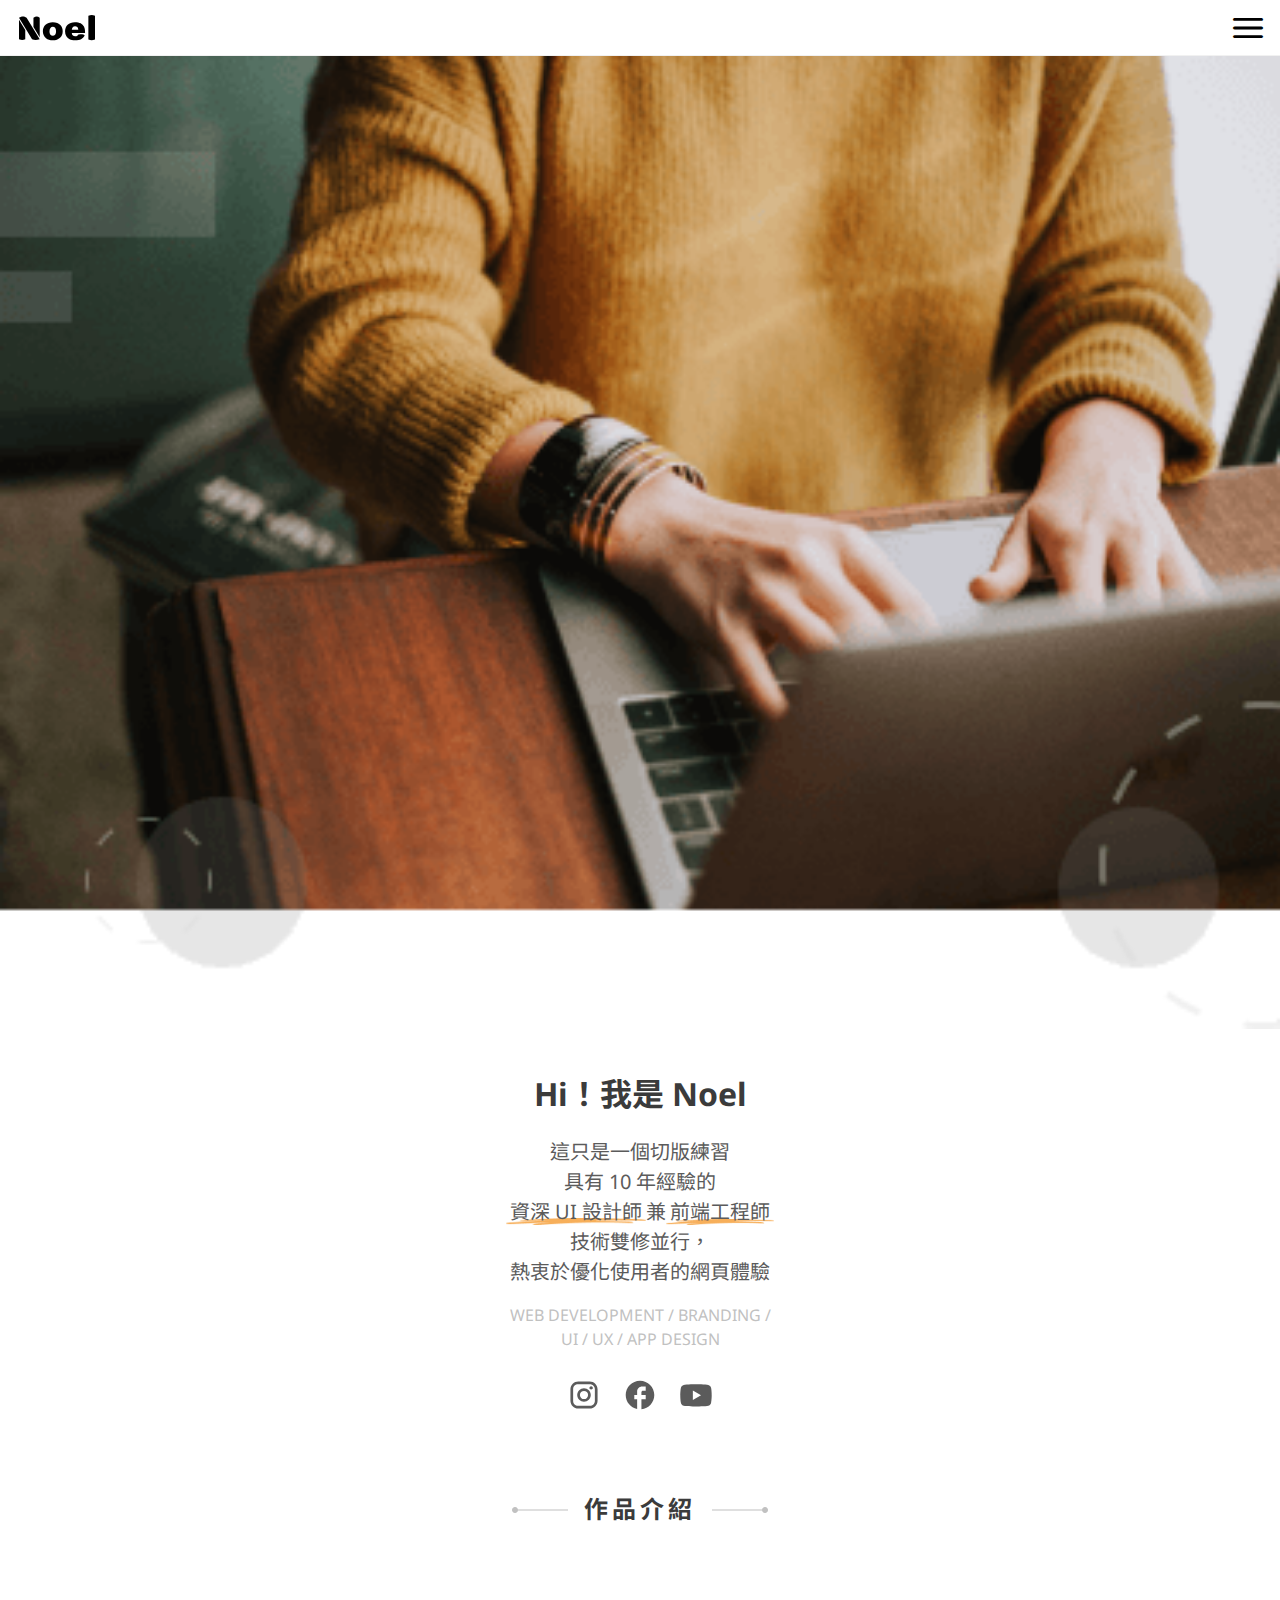
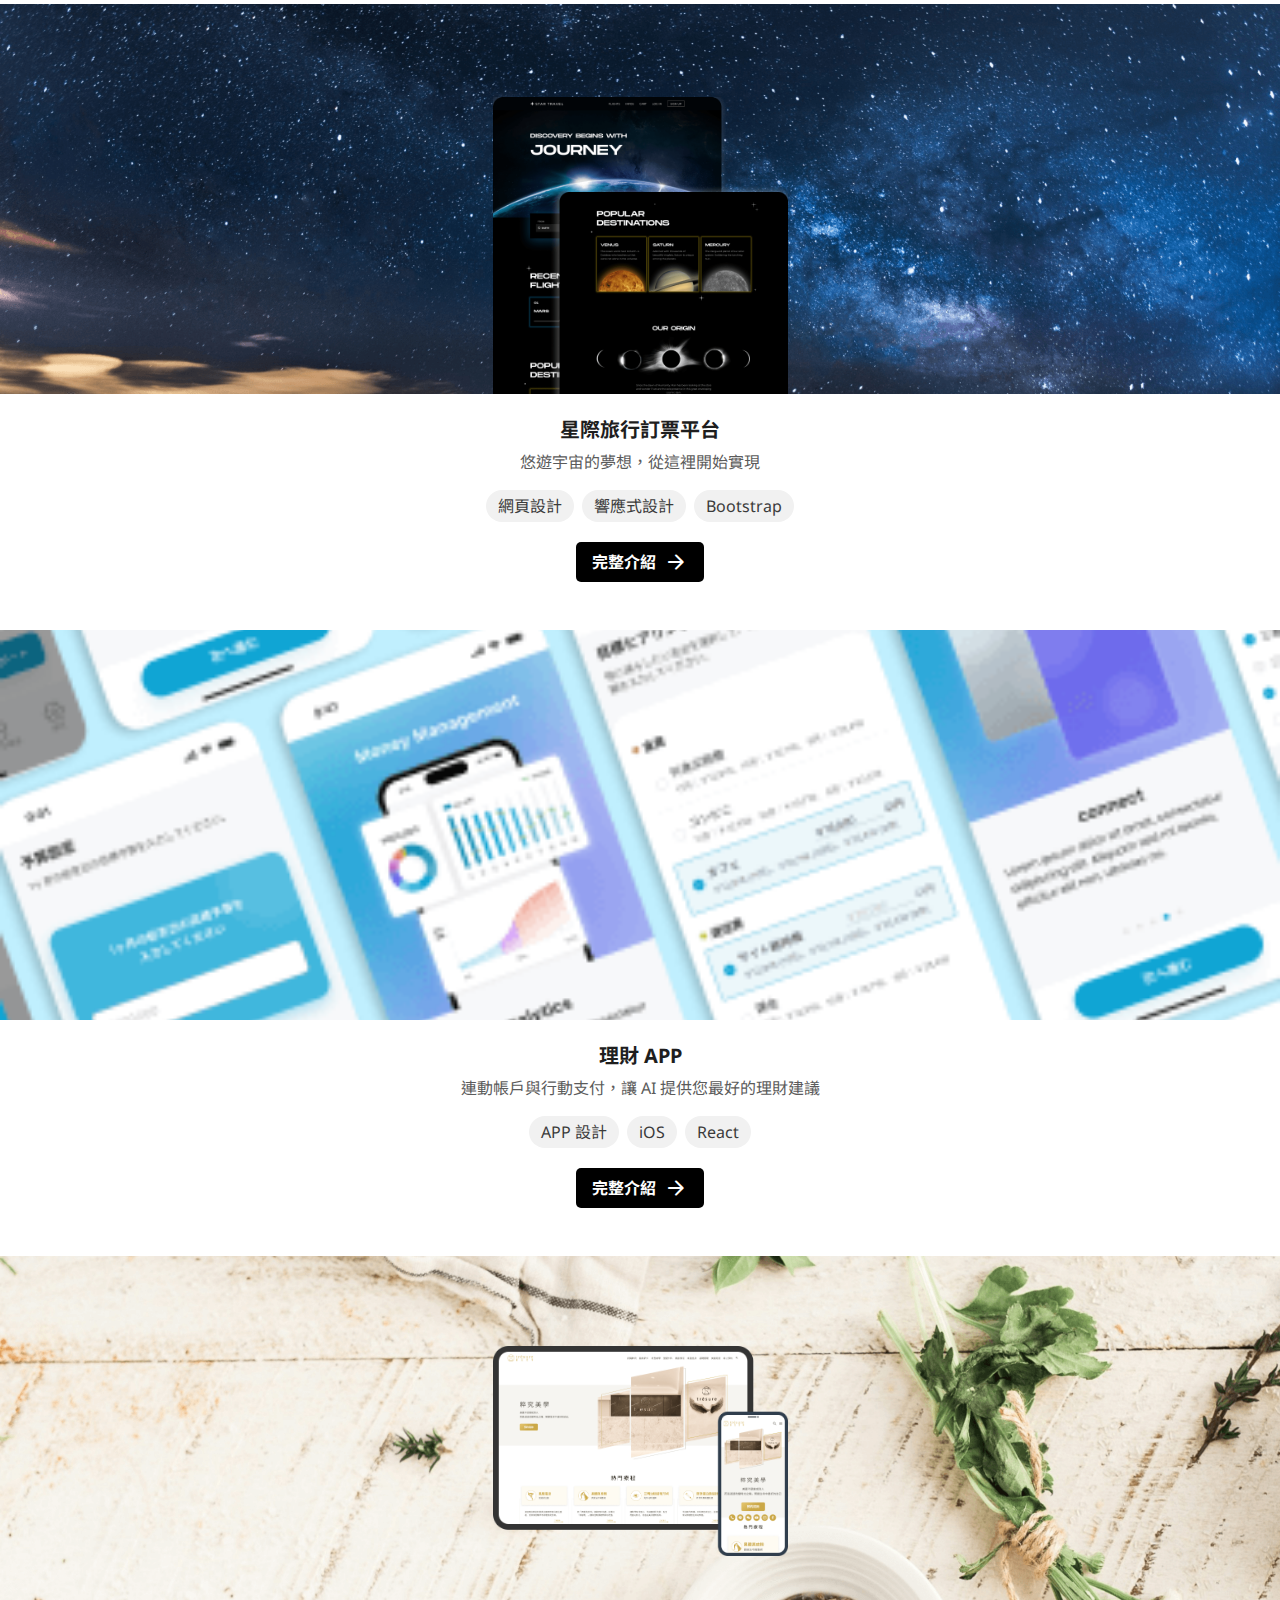
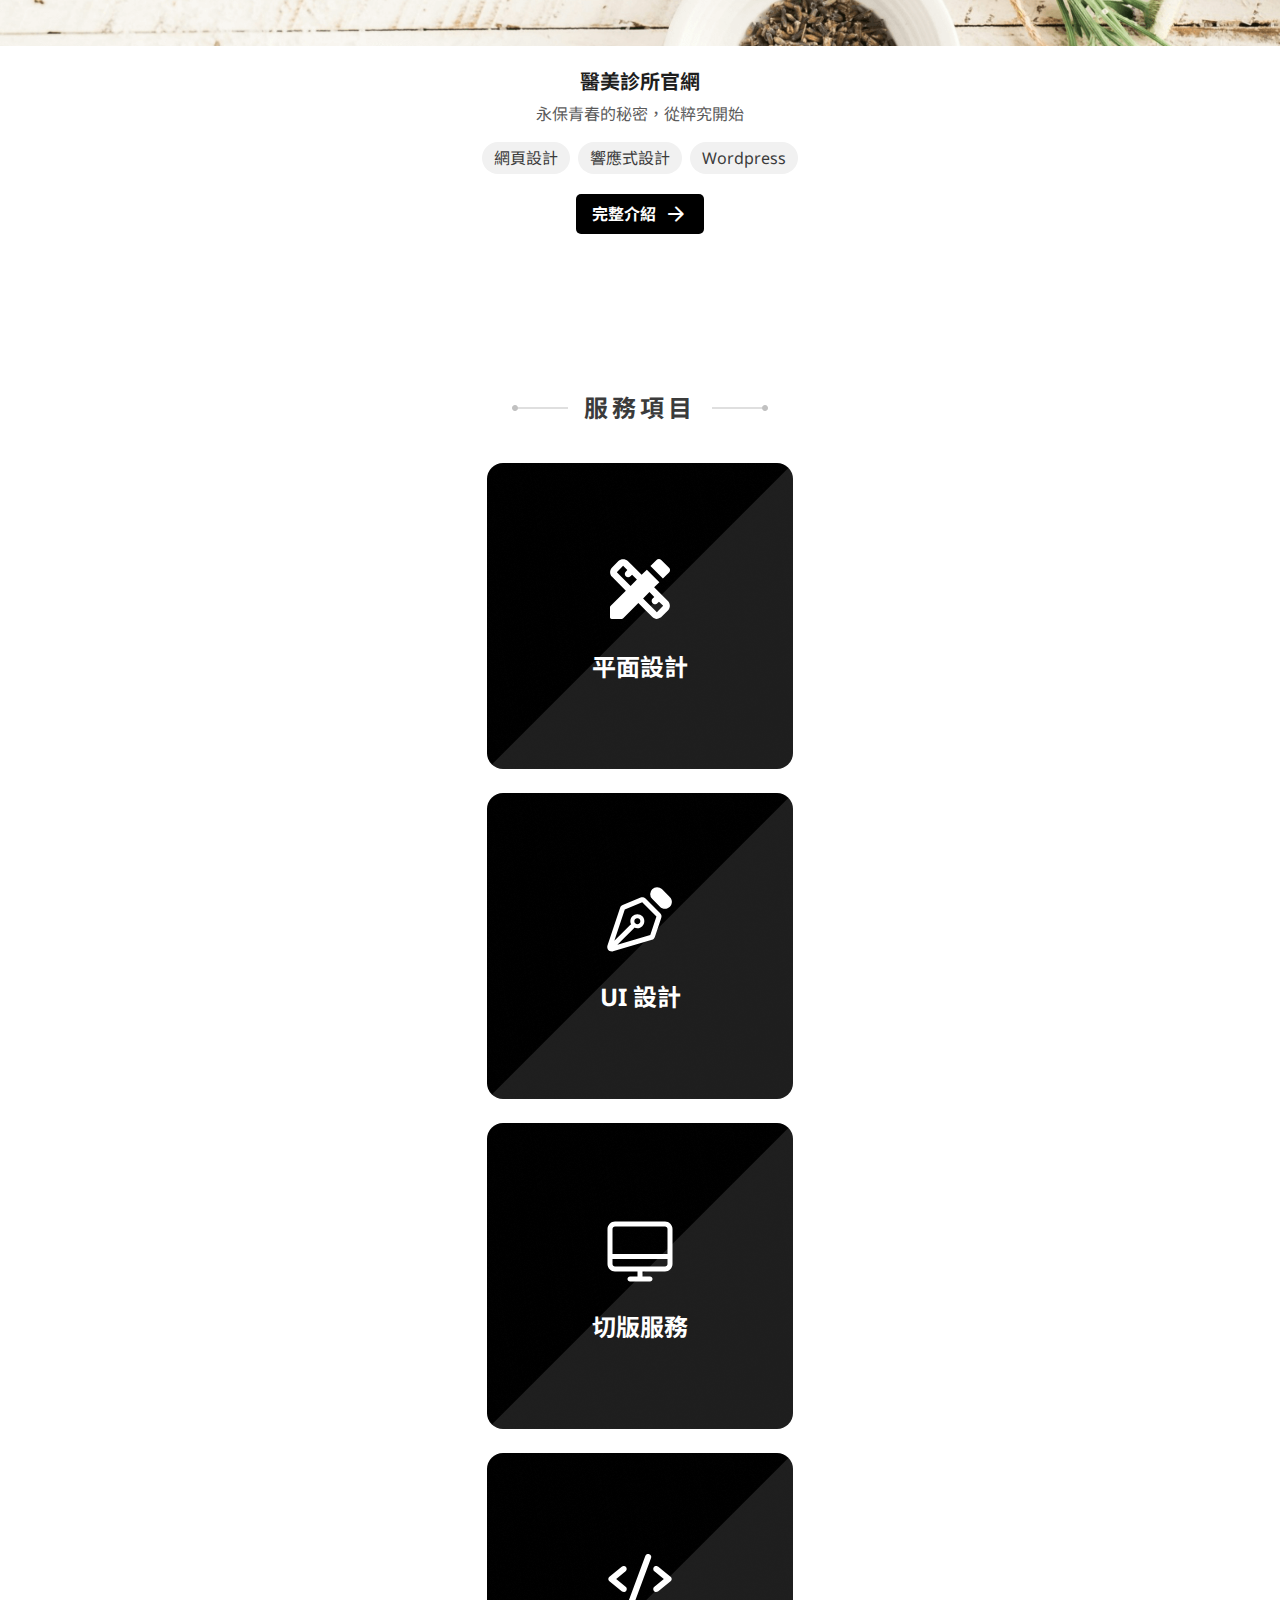
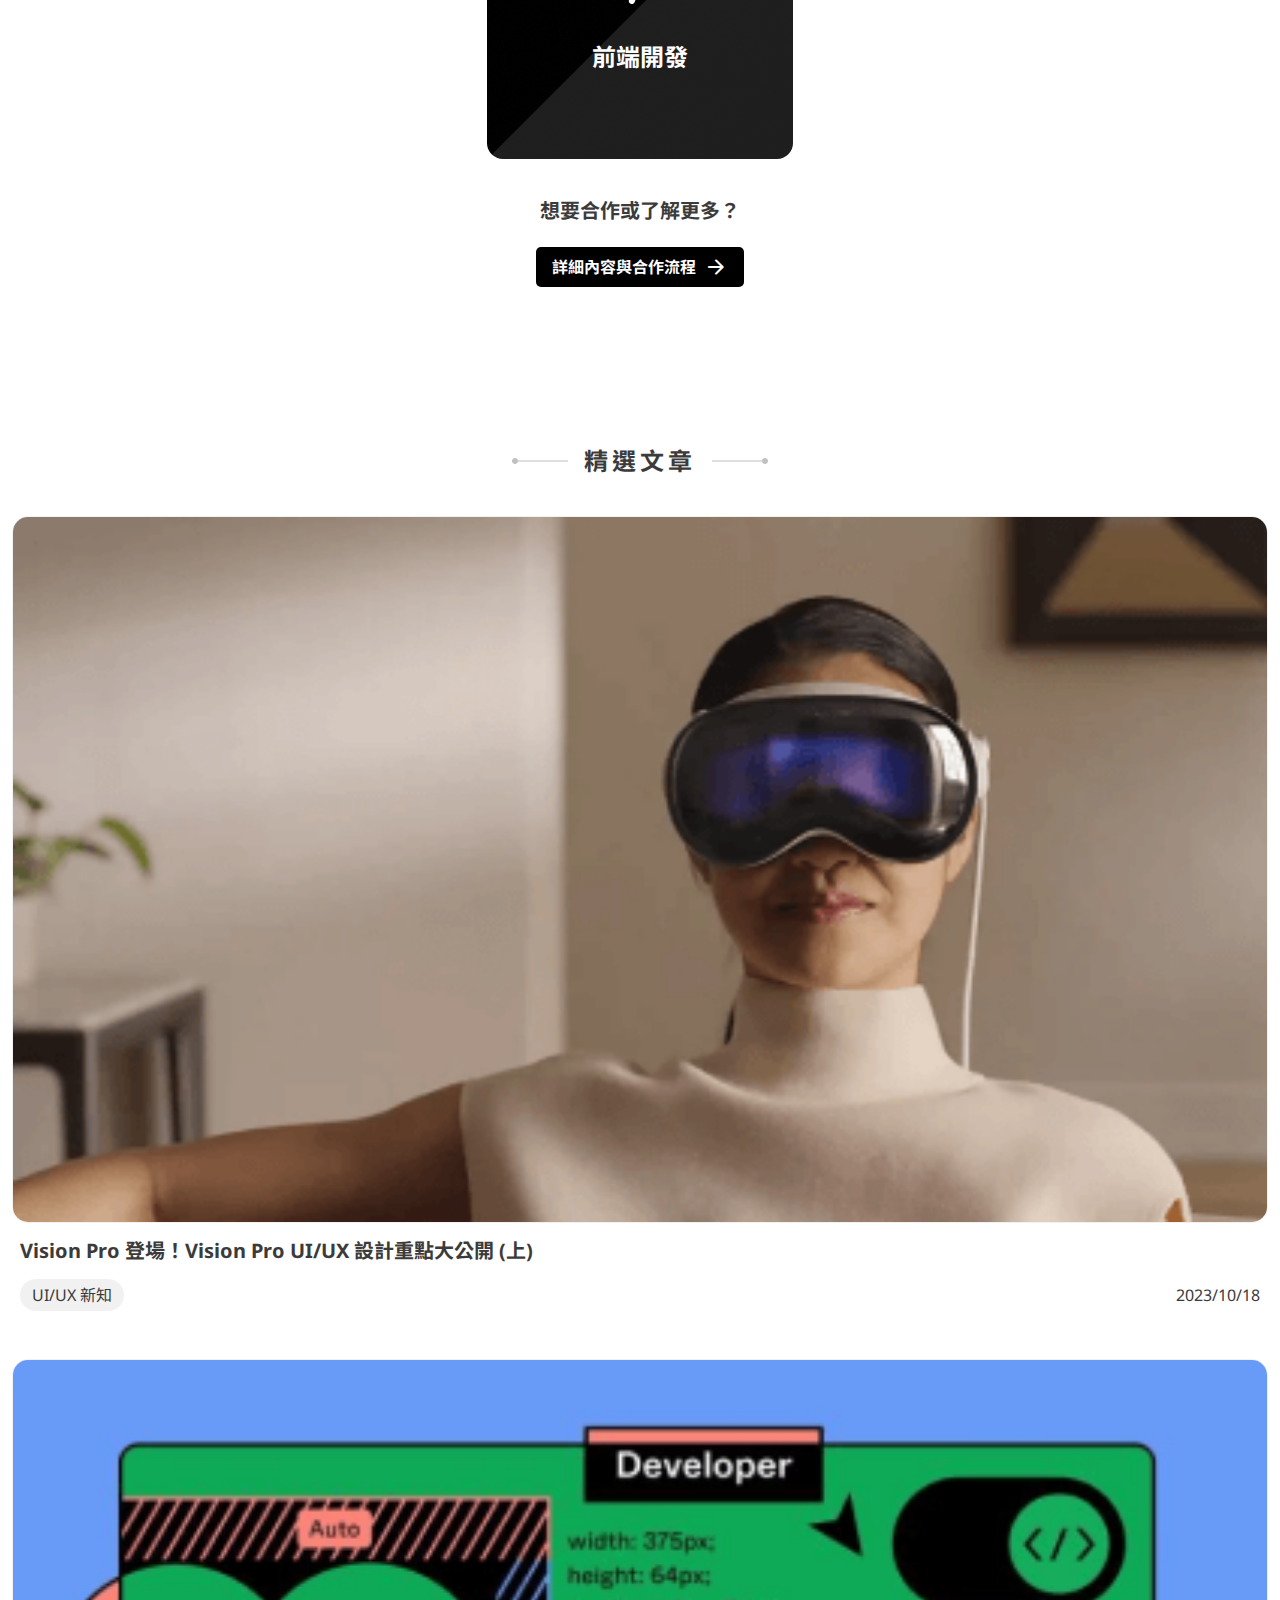
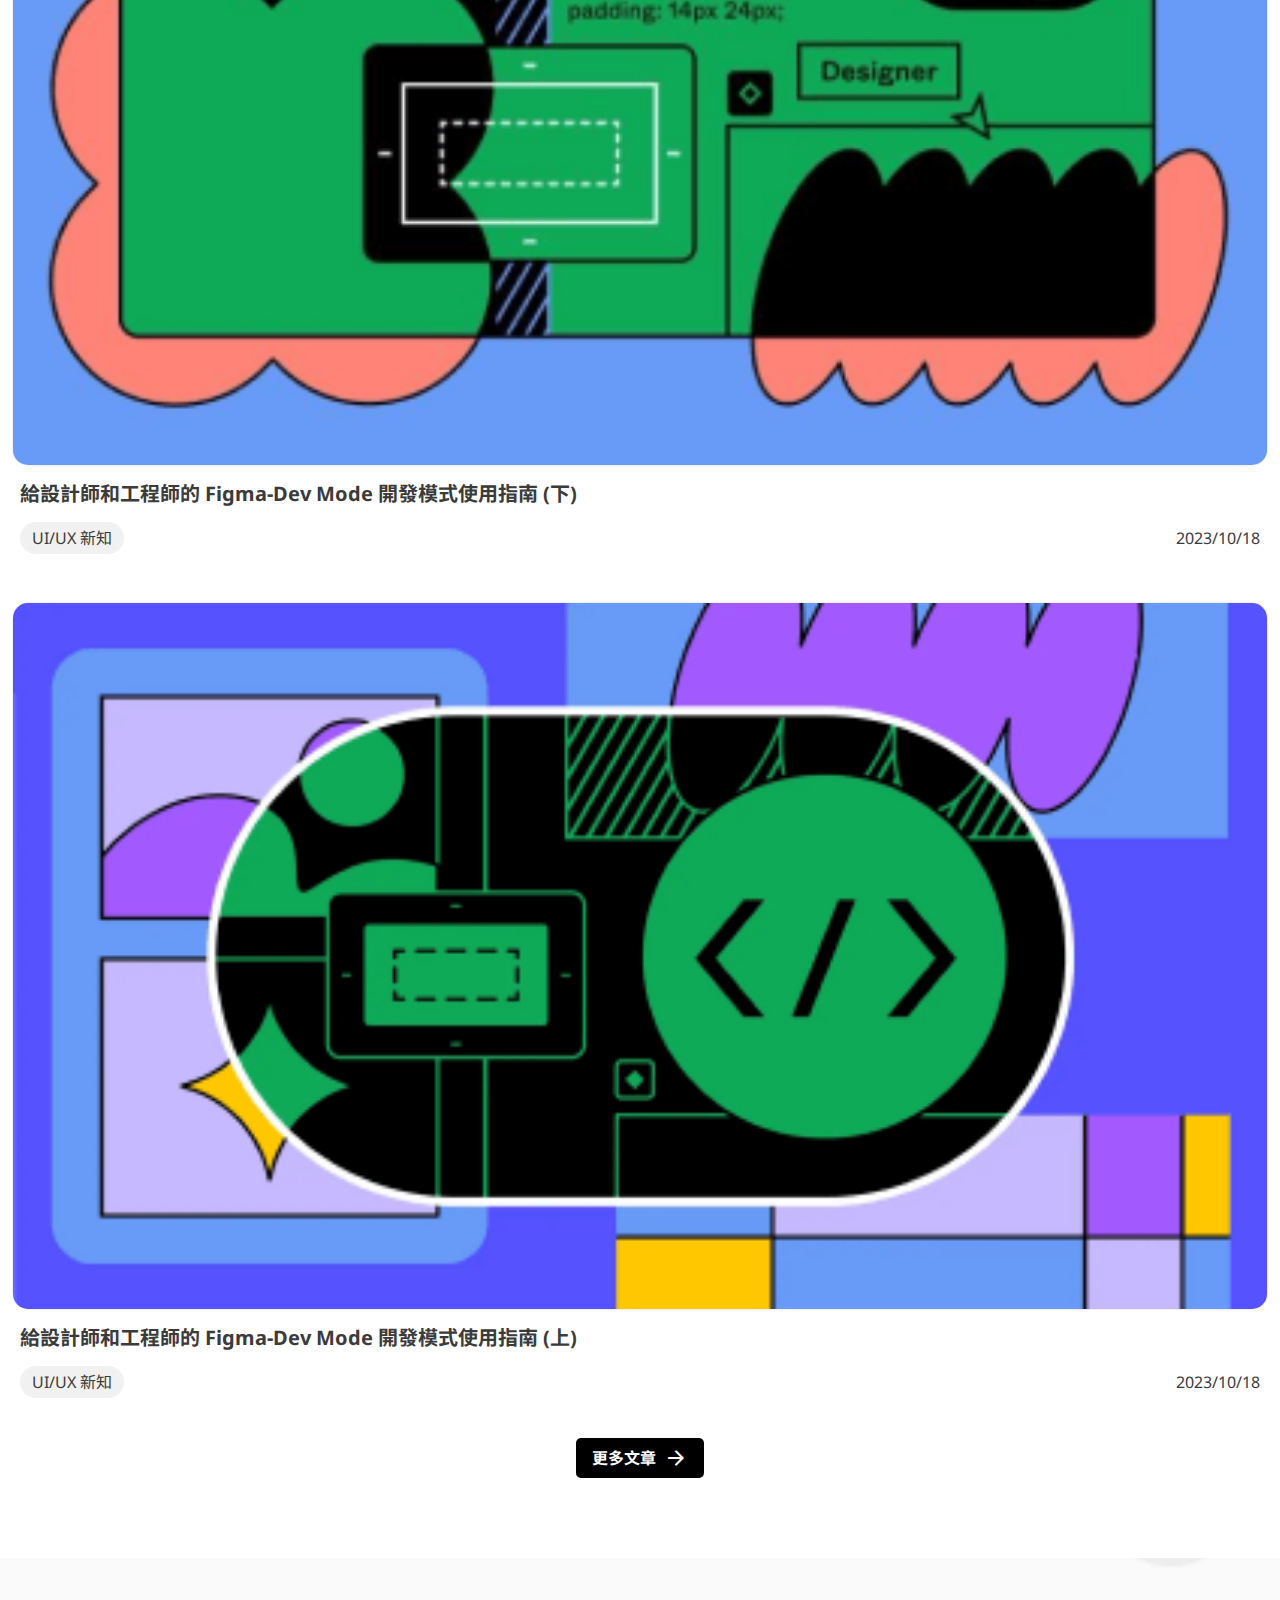
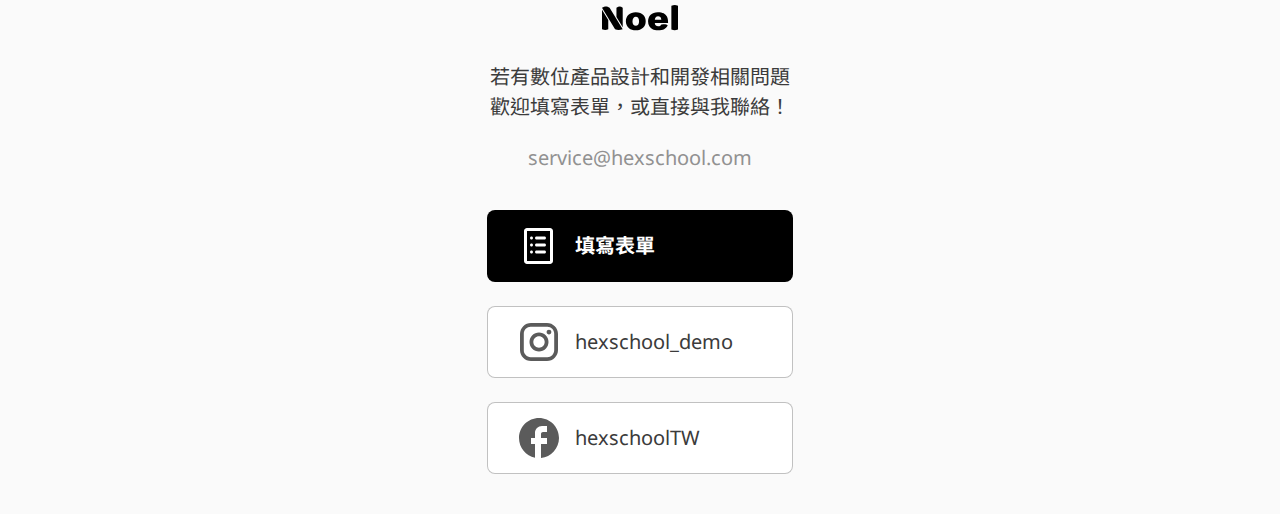
<file: index.html>
<!DOCTYPE html>
<html>
  <head>
    <meta charset="UTF-8" />
    <meta name="viewport" content="width=device-width, initial-scale=1.0" />
    <title>首頁｜Noel</title>
    <link rel="preconnect" href="https://fonts.googleapis.com" />
    <link rel="preconnect" href="https://fonts.gstatic.com" crossorigin />
    <link href="https://fonts.googleapis.com/css2?family=Noto+Sans+TC:wght@100..900&family=Noto+Sans:ital,wght@0,100..900;1,100..900&display=swap" rel="stylesheet"/>
    <link rel="stylesheet" href="https://fonts.googleapis.com/css2?family=Material+Symbols+Rounded:opsz,wght,FILL,GRAD@20..48,100..700,0..1,-50..200"/>
    <link rel="stylesheet" href="css/index.css" />
    <script src="js/jquery-3.7.1.min.js"></script>
    <script src="js/all.js"></script>
    <script src="js/carousel.js"></script>
  </head>
  <body>
    <header class="navbar">
      <div class="gl-container">
        <div class="nav-logo-wrap">
          <a href="index.html" class="nav-logo">
            <img src="image/logo.svg" alt="" />
          </a>
        </div>
        <ul class="nav-menu">
          <li>
            <a href="index.html" class="nav-menu-btn fz-6 active">首頁</a>
          </li>
          <li>
            <a href="portfolio.html" class="nav-menu-btn fz-6">作品集</a>
          </li>
          <li>
            <a href="service.html" class="nav-menu-btn fz-6">服務項目</a>
          </li>
          <li>
            <a href="blog.html" class="nav-menu-btn fz-6">部落格</a>
          </li>
          <li>
            <a href="#" class="nav-menu-btn fz-6">聯絡我</a>
          </li>
        </ul>
        <div class="nav-btn-wrap">
          <button class="nav-btn hide-desktop">
            <span class="material-symbols-rounded active">menu</span>
            <span class="material-symbols-rounded">close</span>
          </button>
        </div>
      </div>
    </header>

    <section class="hp-hero">
      <div class="gl-container">
        <div class="hero-content">
          <h1 class="fz-h1 fw-title">Hi！我是 Noel</h1>
          <p class="fz-5">
            這只是一個切版練習<br>具有 10 年經驗的<br class="hide-desktop"><span class="gl-content-deco">資深 UI 設計師</span>兼<span class="gl-content-deco">前端工程師</span
            ><br>技術雙修並行，<br class="hide-desktop">熱衷於優化使用者的網頁體驗
          </p>
          <p class="fz-6">WEB DEVELOPMENT / BRANDING / <br class="hide-desktop">UI / UX / APP DESIGN</p>
          <div class="hero-social-media">
            <a href="#">
              <img src="image/instagram.svg" alt="Instagram" />
            </a>
            <a href="#">
              <img src="image/facebook.svg" alt="Facebook" />
            </a>
            <a href="#">
              <img src="image/youtube.svg" alt="Youtube" />
            </a>
            
          </div>
        </div>
        <div class="hero-img">
          <img src="image/hero-lg.png" alt="Hero 圖片" class="hide-mobile" />
          <img src="image/hero-sm.png" alt="Hero 圖片" class="hide-desktop" />
        </div>
      </div>
    </section>

    <section class="hp-portfolio">
      <div class="gl-container">
        <h2 class="fz-h2 fw-title gl-title-deco">作品介紹</h2>
      </div>

      <ul class="portfolio-list">
        <li class="portfolio-wrap">
          <div class="gl-container">
            <div class="portfolio-img">
              <img src="image/homepage-work1.png" alt="星際旅行訂票平台作品圖片">
            </div>
            <div class="portfolio-content">
              <h3 class="fz-h3 fw-title">星際旅行訂票平台</h3>
              <p class="fz-6">悠遊宇宙的夢想，從這裡開始實現</p>
              <ul class="portfolio-tag-wrap">
                <li class="gl-tag fz-6">網頁設計</li>
                <li class="gl-tag fz-6">響應式設計</li>
                <li class="gl-tag fz-6">Bootstrap</li>
              </ul>
              <a href="#" class="gl-btn fw-title">完整介紹<span class="material-symbols-rounded">arrow_forward</span></a>
            </div>
          </div>
        </li>

        <li class="portfolio-wrap">
          <div class="gl-container">
            <div class="portfolio-img">
            </div>
            <div class="portfolio-content">
              <h3 class="fz-h3 fw-title">理財 APP</h3>
              <p class="fz-6">連動帳戶與行動支付，讓 AI 提供您最好的理財建議</p>
              <ul class="portfolio-tag-wrap">
                <li class="gl-tag fz-6">APP 設計</li>
                <li class="gl-tag fz-6">iOS</li>
                <li class="gl-tag fz-6">React</li>
              </ul>
              <a href="#" class="gl-btn fw-title">完整介紹<span class="material-symbols-rounded">arrow_forward</span></a>
            </div>
          </div>
        </li>

        <li class="portfolio-wrap">
          <div class="gl-container">
            <div class="portfolio-img">
              <img src="image/homepage-work3.png" alt="醫美診所官網作品圖片">
            </div>
            <div class="portfolio-content">
              <h3 class="fz-h3 fw-title">醫美診所官網</h3>
              <p class="fz-6">永保青春的秘密，從粹究開始</p>
              <ul class="portfolio-tag-wrap">
                <li class="gl-tag fz-6">網頁設計</li>
                <li class="gl-tag fz-6">響應式設計</li>
                <li class="gl-tag fz-6">Wordpress</li>
              </ul>
              <a href="#" class="gl-btn fw-title">完整介紹<span class="material-symbols-rounded">arrow_forward</span></a>
            </div>
          </div>
        </li>
      </ul>
    </section>

    <section class="gl-sec sec-service">
      <div class="gl-container">
        <h2 class="fz-h2 fw-title gl-title-deco">服務項目</h2>
        <ul class="service-list">
          <li class="fz-3 fw-title"><img src="image/service-item-visual.svg" alt="平面設計">平面設計</li>
          <li class="fz-3 fw-title"><img src="image/service-item-ui.svg" alt="UI 設計">UI 設計</li>
          <li class="fz-3 fw-title"><img src="image/service-item-html&css.svg" alt="切版服務">切版服務</li>
          <li class="fz-3 fw-title"><img src="image/service-item-front-end.svg" alt="前端開發">前端開發</li>
        </ul>
        <div class="service-content">
          <h3 class="fz-h3 fw-title">想要合作或了解更多？</h3>
          <a href="" class="gl-btn fz-6 fw-title">
            詳細內容與合作流程
            <span class="material-symbols-rounded">
              arrow_forward
            </span>
          </a>
        </div>
      </div>
    </section>

    <section class="gl-sec sec-carousel">
      <div class="gl-container carousel">
        <h2 class="fz-h2 fw-title gl-title-deco">精選文章</h2>
        <ul class="carousel-inner">
            <li class="carousel-item">
              <a href="" class="article-wrap">
                <img src="image/article-image1.png" alt="Vision Pro 登場！Vision Pro UI/UX 設計重點大公開 (上)">
                <div class="article-content">
                  <h3 class="fz-h5 fw-title">Vision Pro 登場！Vision Pro UI/UX 設計重點大公開 (上)</h3>
                  <div class="article-info">
                    <span class="gl-tag fz-6">UI/UX 新知</span>
                    <span class="fz-6">2023/10/18</span>
                  </div>
                </div>
              </a>
            </li>
            <li class="carousel-item">
              <a href="" class="article-wrap">
                <img src="image/article-image2.png" alt="給設計師和工程師的 Figma-Dev Mode 開發模式使用指南 (下)">
                <div class="article-content">
                  <h3 class="fz-h5 fw-title">給設計師和工程師的 Figma-Dev Mode 開發模式使用指南 (下)</h3>
                  <div class="article-info">
                    <span class="gl-tag fz-6">UI/UX 新知</span>
                    <span class="fz-6">2023/10/18</span>
                  </div>
                </div>
              </a>
            </li>
            <li class="carousel-item">
              <a href="" class="article-wrap">
                <img src="image/article-image3.png" alt="給設計師和工程師的 Figma-Dev Mode 開發模式使用指南 (上)">
                <div class="article-content">
                  <h3 class="fz-h5 fw-title">給設計師和工程師的 Figma-Dev Mode 開發模式使用指南 (上)</h3>
                  <div class="article-info">
                    <span class="gl-tag fz-6">UI/UX 新知</span>
                    <span class="fz-6">2023/10/18</span>
                  </div>
                </div>
              </a>
            </li>
            <li class="carousel-item">
              <a href="" class="article-wrap">
                <img src="image/article-image1.png" alt="Vision Pro 登場！Vision Pro UI/UX 設計重點大公開 (上)">
                <div class="article-content">
                  <h3 class="fz-h5 fw-title">Vision Pro 登場！Vision Pro UI/UX 設計重點大公開 (上)</h3>
                  <div class="article-info">
                    <span class="gl-tag fz-6">UI/UX 新知</span>
                    <span class="fz-6">2023/10/18</span>
                  </div>
                </div>
              </a>
            </li>
            <li class="carousel-item">
              <a href="" class="article-wrap">
                <img src="image/article-image2.png" alt="給設計師和工程師的 Figma-Dev Mode 開發模式使用指南 (下)">
                <div class="article-content">
                  <h3 class="fz-h5 fw-title">給設計師和工程師的 Figma-Dev Mode 開發模式使用指南 (下)</h3>
                  <div class="article-info">
                    <span class="gl-tag fz-6">UI/UX 新知</span>
                    <span class="fz-6">2023/10/18</span>
                  </div>
                </div>
              </a>
            </li>
            <li class="carousel-item">
              <a href="" class="article-wrap">
                <img src="image/article-image3.png" alt="給設計師和工程師的 Figma-Dev Mode 開發模式使用指南 (上)">
                <div class="article-content">
                  <h3 class="fz-h5 fw-title">給設計師和工程師的 Figma-Dev Mode 開發模式使用指南 (上)</h3>
                  <div class="article-info">
                    <span class="gl-tag fz-6">UI/UX 新知</span>
                    <span class="fz-6">2023/10/18</span>
                  </div>
                </div>
              </a>
            </li>
            <li class="carousel-item">
              <a href="" class="article-wrap">
                <img src="image/article-image1.png" alt="Vision Pro 登場！Vision Pro UI/UX 設計重點大公開 (上)">
                <div class="article-content">
                  <h3 class="fz-h5 fw-title">Vision Pro 登場！Vision Pro UI/UX 設計重點大公開 (上)</h3>
                  <div class="article-info">
                    <span class="gl-tag fz-6">UI/UX 新知</span>
                    <span class="fz-6">2023/10/18</span>
                  </div>
                </div>
              </a>
            </li>
            <li class="carousel-item">
              <a href="" class="article-wrap">
                <img src="image/article-image2.png" alt="給設計師和工程師的 Figma-Dev Mode 開發模式使用指南 (下)">
                <div class="article-content">
                  <h3 class="fz-h5 fw-title">給設計師和工程師的 Figma-Dev Mode 開發模式使用指南 (下)</h3>
                  <div class="article-info">
                    <span class="gl-tag fz-6">UI/UX 新知</span>
                    <span class="fz-6">2023/10/18</span>
                  </div>
                </div>
              </a>
            </li>
            <li class="carousel-item">
              <a href="" class="article-wrap">
                <img src="image/article-image3.png" alt="給設計師和工程師的 Figma-Dev Mode 開發模式使用指南 (上)">
                <div class="article-content">
                  <h3 class="fz-h5 fw-title">給設計師和工程師的 Figma-Dev Mode 開發模式使用指南 (上)</h3>
                  <div class="article-info">
                    <span class="gl-tag fz-6">UI/UX 新知</span>
                    <span class="fz-6">2023/10/18</span>
                  </div>
                </div>
              </a>
            </li>
            <li class="carousel-item">
              <a href="" class="article-wrap">
                <img src="image/article-image1.png" alt="Vision Pro 登場！Vision Pro UI/UX 設計重點大公開 (上)">
                <div class="article-content">
                  <h3 class="fz-h5 fw-title">Vision Pro 登場！Vision Pro UI/UX 設計重點大公開 (上)</h3>
                  <div class="article-info">
                    <span class="gl-tag fz-6">UI/UX 新知</span>
                    <span class="fz-6">2023/10/18</span>
                  </div>
                </div>
              </a>
            </li>
            <li class="carousel-item">
              <a href="" class="article-wrap">
                <img src="image/article-image2.png" alt="給設計師和工程師的 Figma-Dev Mode 開發模式使用指南 (下)">
                <div class="article-content">
                  <h3 class="fz-h5 fw-title">給設計師和工程師的 Figma-Dev Mode 開發模式使用指南 (下)</h3>
                  <div class="article-info">
                    <span class="gl-tag fz-6">UI/UX 新知</span>
                    <span class="fz-6">2023/10/18</span>
                  </div>
                </div>
              </a>
            </li>
            <li class="carousel-item">
              <a href="" class="article-wrap">
                <img src="image/article-image3.png" alt="給設計師和工程師的 Figma-Dev Mode 開發模式使用指南 (上)">
                <div class="article-content">
                  <h3 class="fz-h5 fw-title">給設計師和工程師的 Figma-Dev Mode 開發模式使用指南 (上)</h3>
                  <div class="article-info">
                    <span class="gl-tag fz-6">UI/UX 新知</span>
                    <span class="fz-6">2023/10/18</span>
                  </div>
                </div>
              </a>
            </li>
            <li class="carousel-item">
              <a href="" class="article-wrap">
                <img src="image/article-image1.png" alt="Vision Pro 登場！Vision Pro UI/UX 設計重點大公開 (上)">
                <div class="article-content">
                  <h3 class="fz-h5 fw-title">Vision Pro 登場！Vision Pro UI/UX 設計重點大公開 (上)</h3>
                  <div class="article-info">
                    <span class="gl-tag fz-6">UI/UX 新知</span>
                    <span class="fz-6">2023/10/18</span>
                  </div>
                </div>
              </a>
            </li>
            <li class="carousel-item">
              <a href="" class="article-wrap">
                <img src="image/article-image2.png" alt="給設計師和工程師的 Figma-Dev Mode 開發模式使用指南 (下)">
                <div class="article-content">
                  <h3 class="fz-h5 fw-title">給設計師和工程師的 Figma-Dev Mode 開發模式使用指南 (下)</h3>
                  <div class="article-info">
                    <span class="gl-tag fz-6">UI/UX 新知</span>
                    <span class="fz-6">2023/10/18</span>
                  </div>
                </div>
              </a>
            </li>
            <li class="carousel-item">
              <a href="" class="article-wrap">
                <img src="image/article-image3.png" alt="給設計師和工程師的 Figma-Dev Mode 開發模式使用指南 (上)">
                <div class="article-content">
                  <h3 class="fz-h5 fw-title">給設計師和工程師的 Figma-Dev Mode 開發模式使用指南 (上)</h3>
                  <div class="article-info">
                    <span class="gl-tag fz-6">UI/UX 新知</span>
                    <span class="fz-6">2023/10/18</span>
                  </div>
                </div>
              </a>
            </li>
        </ul>
        <ul class="carousel-indicators hide-mobile">
            <li data-slide-to="0" class="active"></li>
            <li data-slide-to="1"></li>
            <li data-slide-to="2"></li>
            <li data-slide-to="3"></li>
            <li data-slide-to="4"></li>
        </ul>
        <a href="" class="gl-btn fz-6 fw-title hide-desktop">更多文章<span class="material-symbols-rounded">arrow_forward</span></a>
      </div>
    </section>

    <footer class="footer">
      <div class="gl-container">
        <div class="footer-content">
          <img src="image/logo.svg" alt="Logo 圖片" />
          <p class="fz-5">若有數位產品設計和開發相關問題<br />歡迎填寫表單，或直接與我聯絡！</p>
          <a href="mailto:service@hexschool.com" class="fz-h5">service@hexschool.com</a>
        </div>
        <div class="footer-btn-wrap">
          <a class="footer-btn fz-5 fw-title main">
            <img src="image/list.svg" alt="列表圖示" />
            填寫表單
          </a>
          <a class="footer-btn fz-5">
            <img src="image/instagram.svg" alt="Instagram 圖示" />
            hexschool_demo
          </a>
          <a class="footer-btn fz-5">
            <img src="image/facebook.svg" alt="Facebook 圖示" />
            hexschoolTW
          </a>
        </div>
      </div>
    </footer>

    <div class="gl-overlay"></div>
  </body>
</html>
</file>
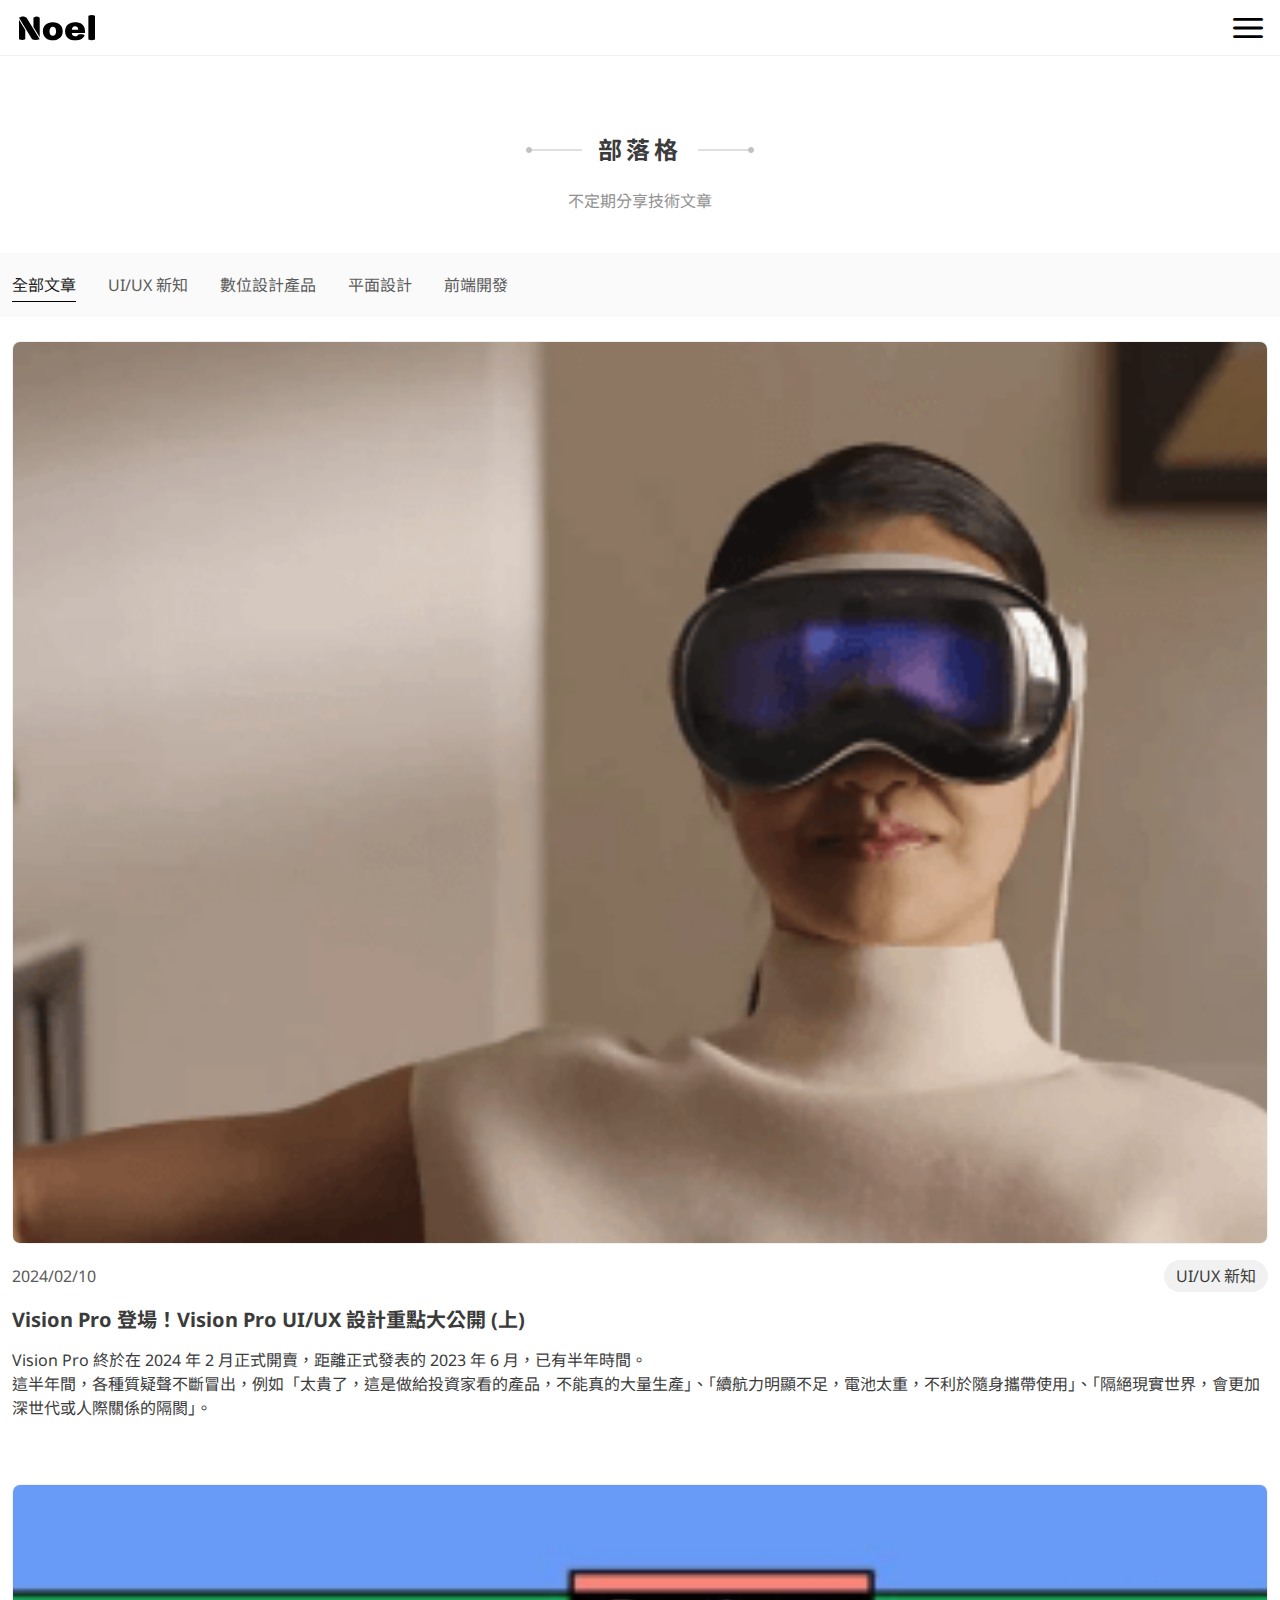
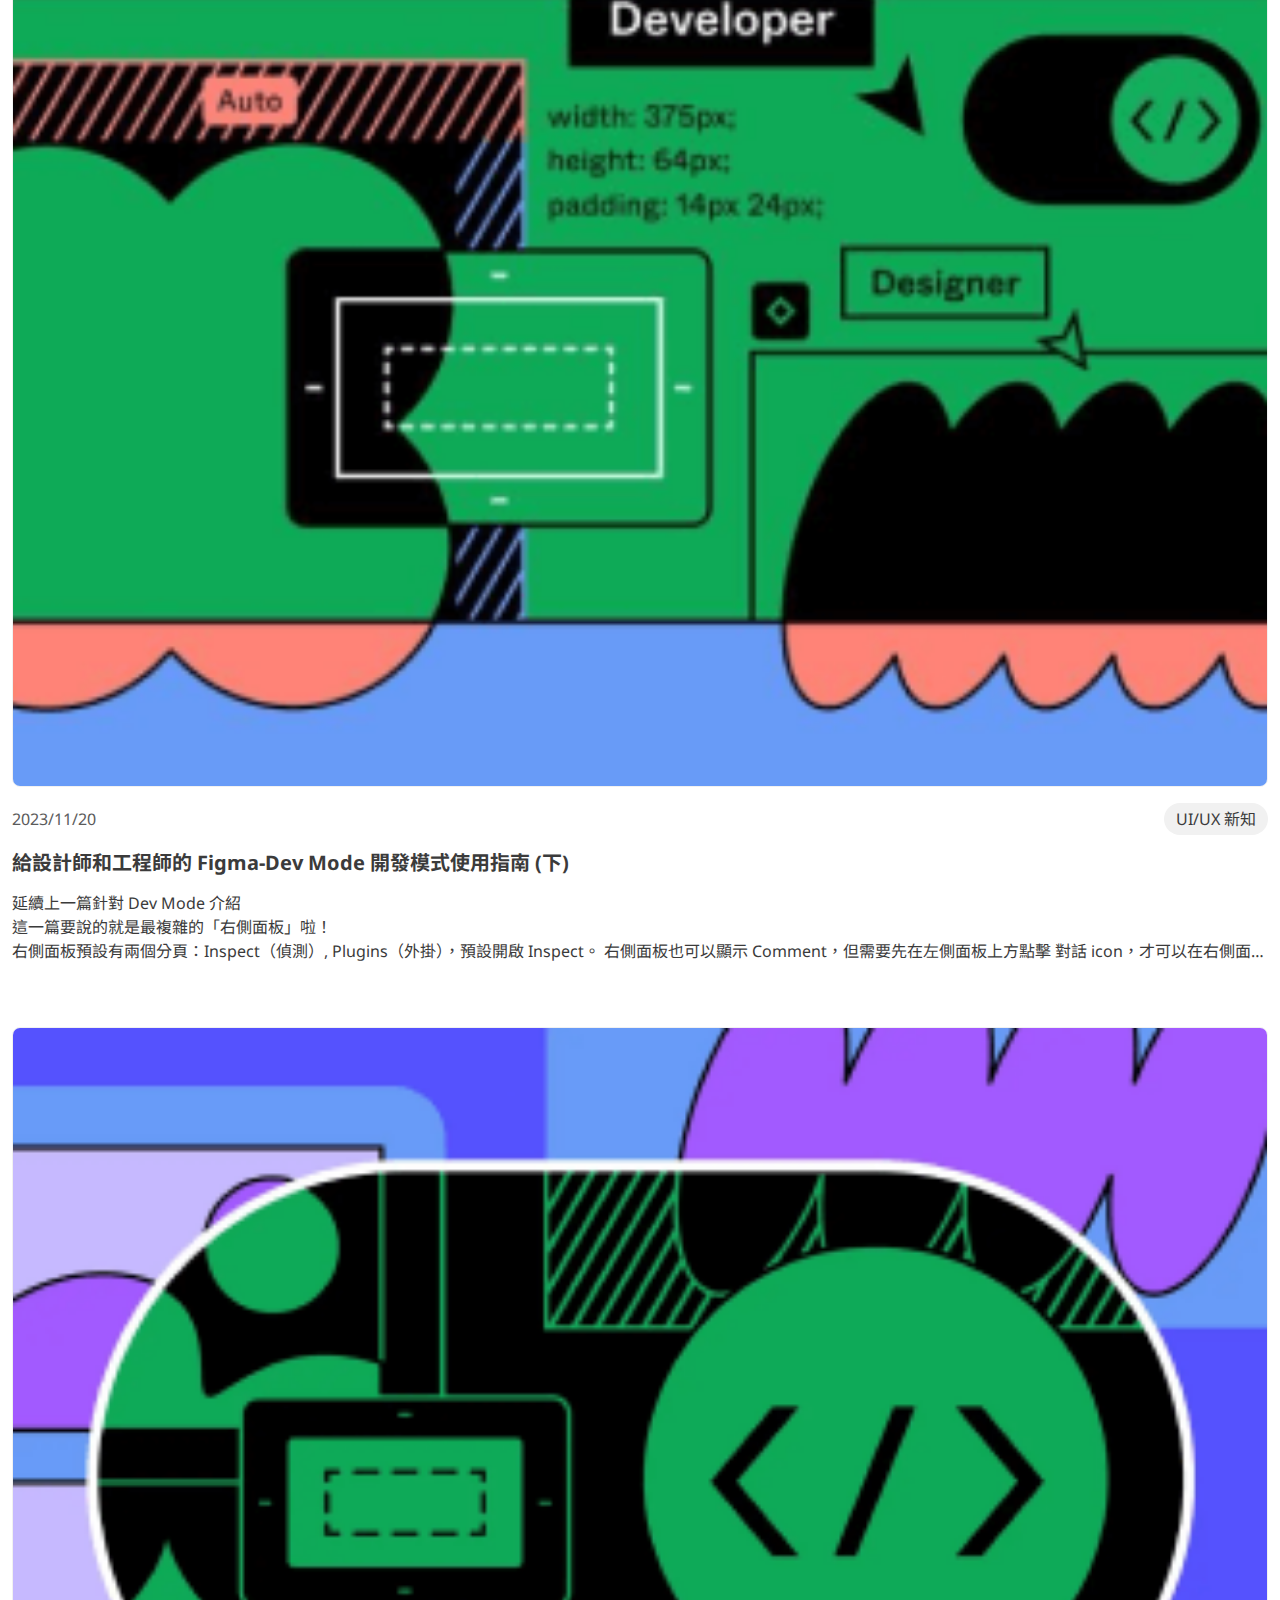
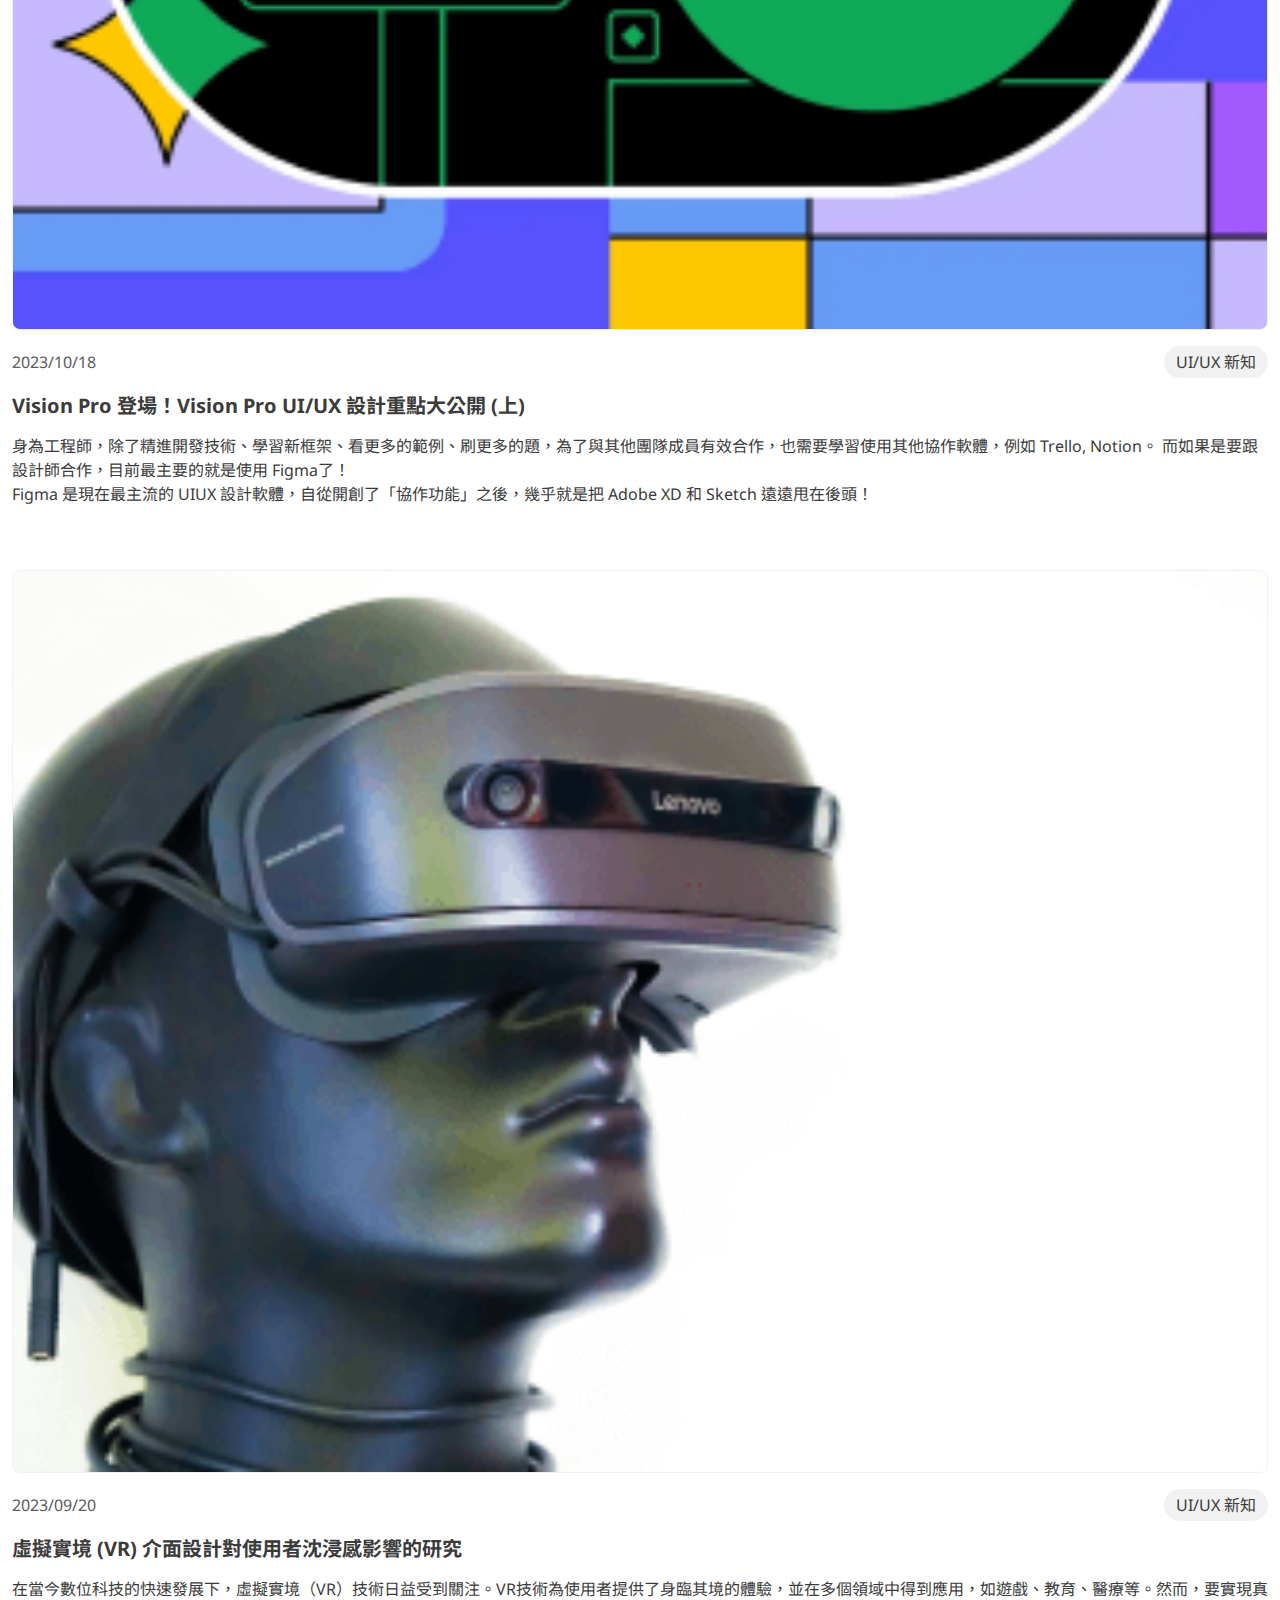
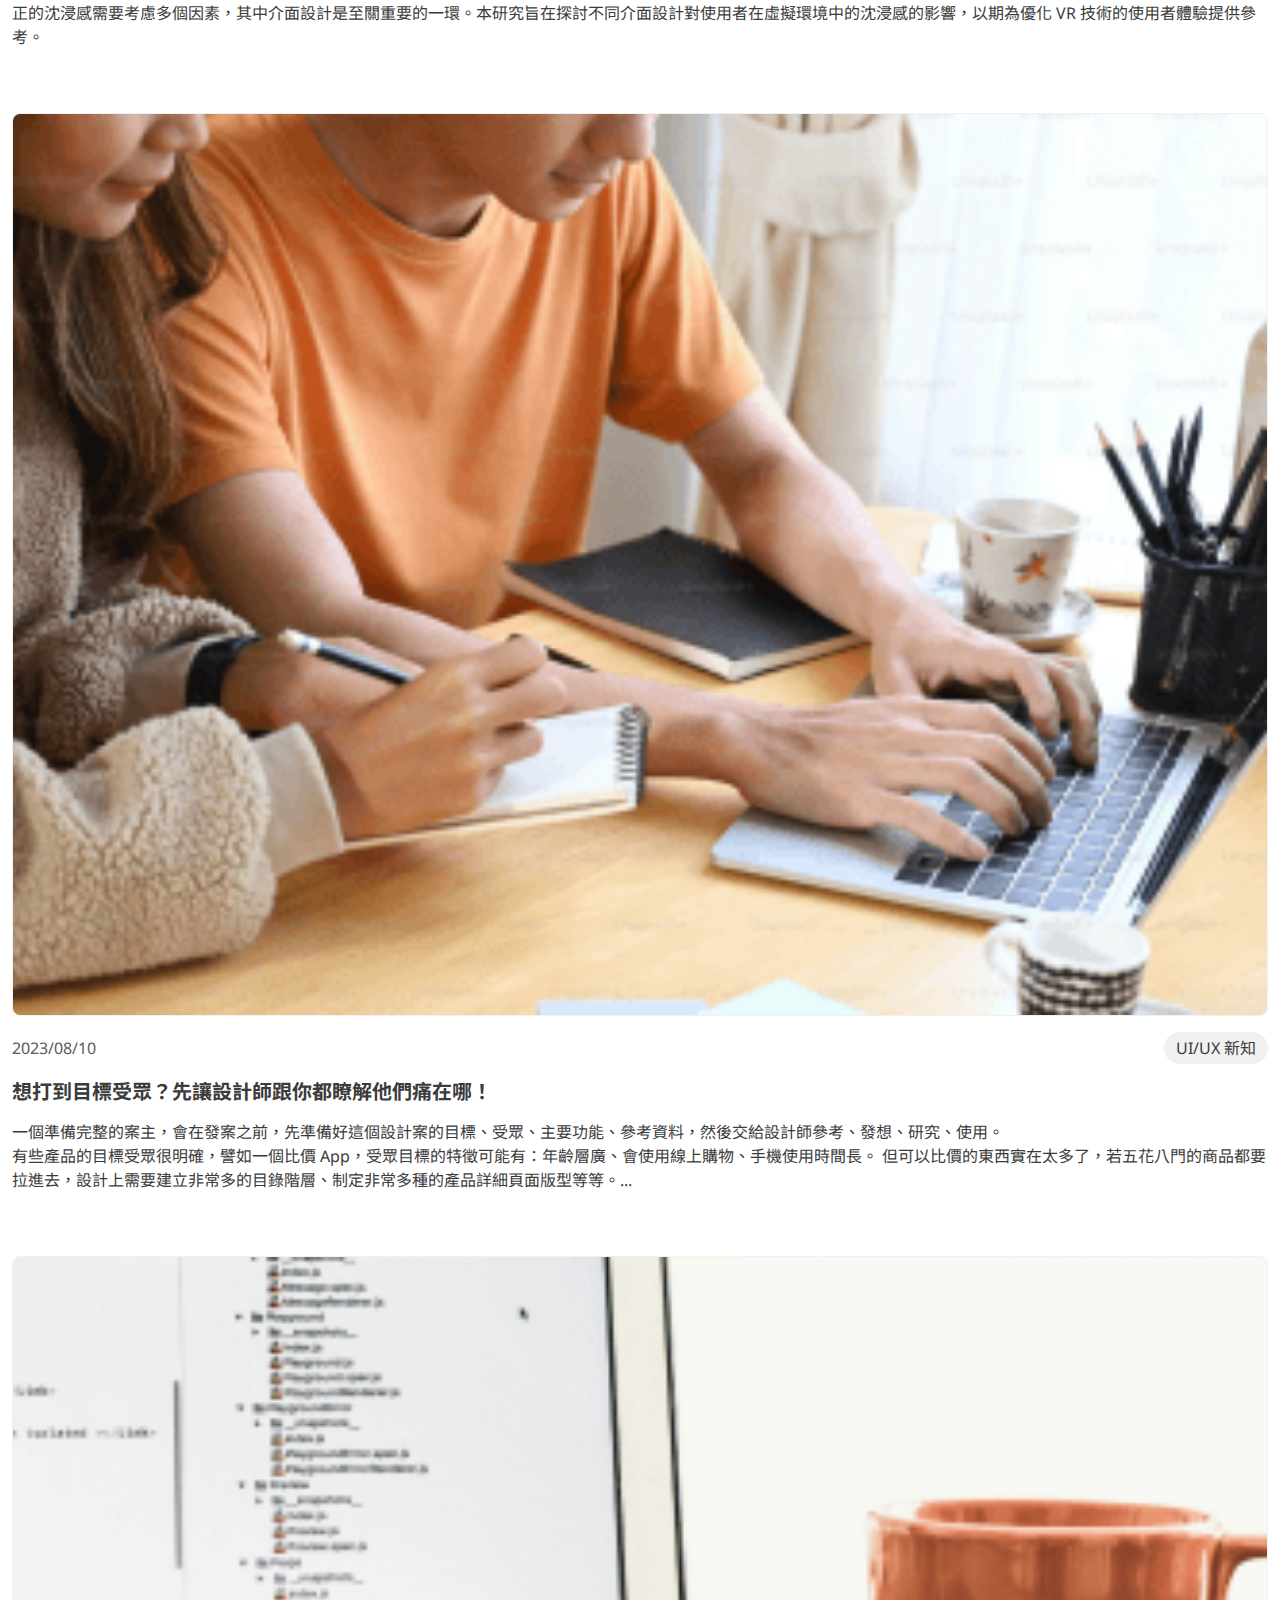
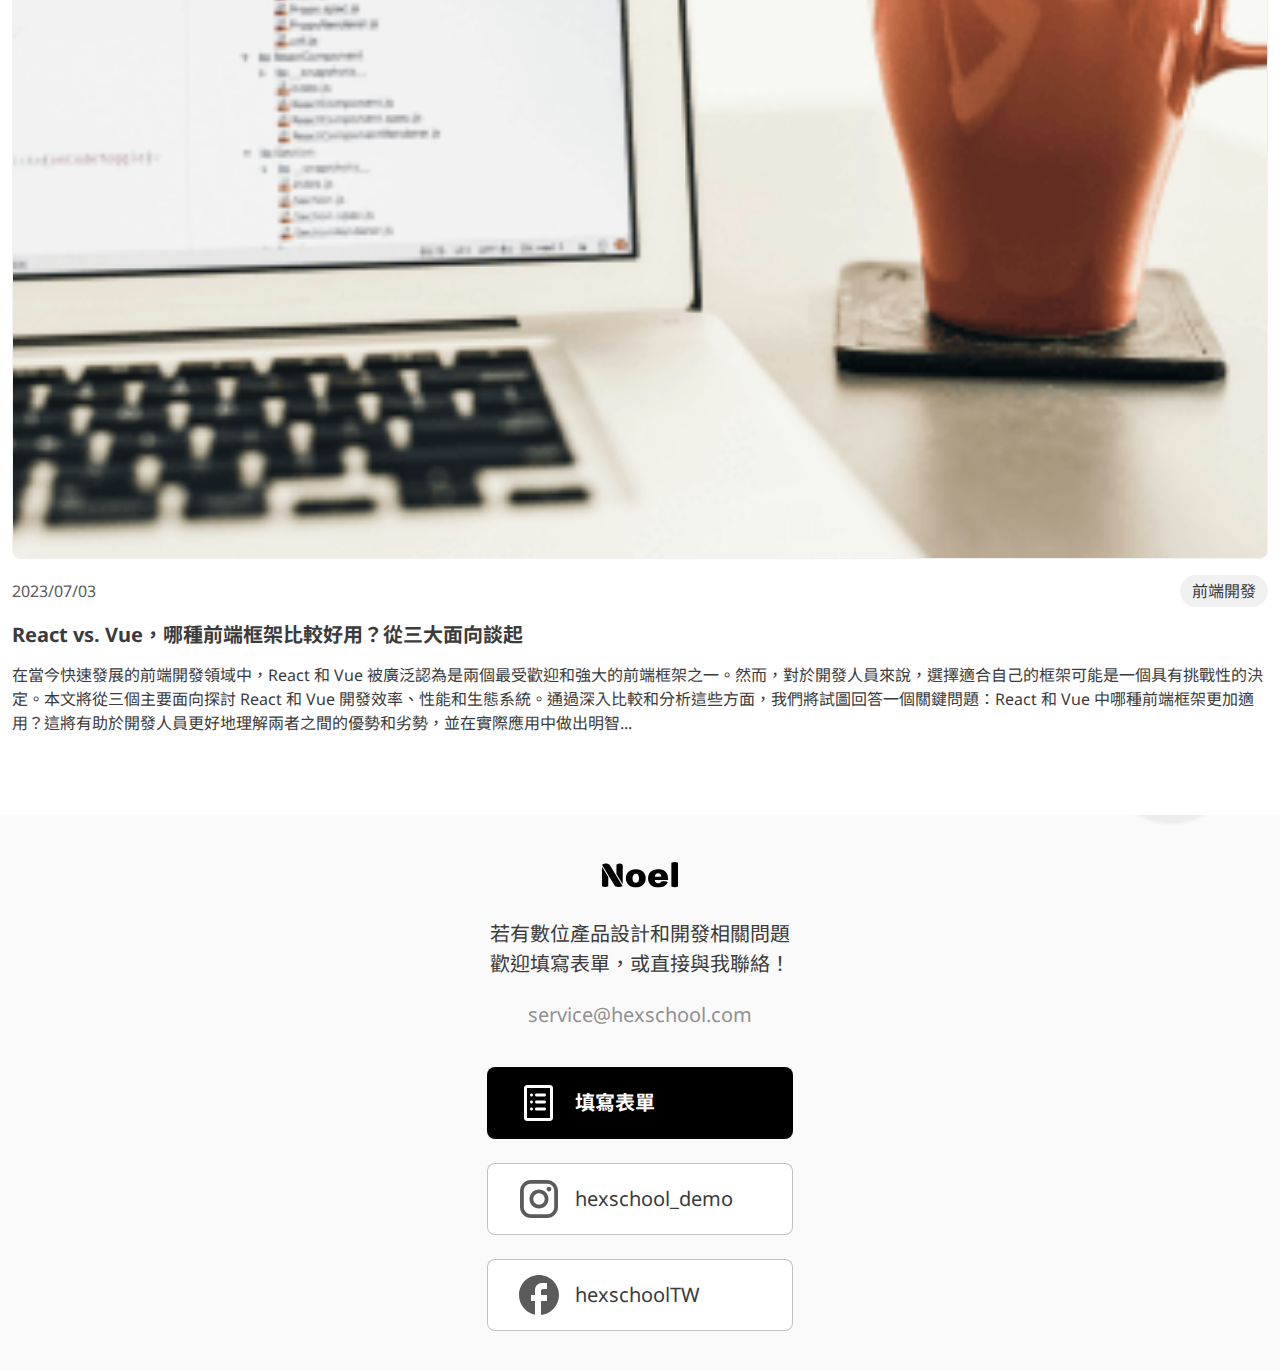
<file: blog.html>
<!DOCTYPE html>
<html>
  <head>
    <meta charset="UTF-8" />
    <meta name="viewport" content="width=device-width, initial-scale=1.0" />
    <title>作品集｜Noel</title>
    <link rel="preconnect" href="https://fonts.googleapis.com" />
    <link rel="preconnect" href="https://fonts.gstatic.com" crossorigin />
    <link href="https://fonts.googleapis.com/css2?family=Noto+Sans+TC:wght@100..900&family=Noto+Sans:ital,wght@0,100..900;1,100..900&display=swap" rel="stylesheet"/>
    <link rel="stylesheet" href="https://fonts.googleapis.com/css2?family=Material+Symbols+Rounded:opsz,wght,FILL,GRAD@20..48,100..700,0..1,-50..200"/>
    <link href="https://fonts.googleapis.com/css2?family=Tourney:ital,wght@0,100..900;1,100..900&display=swap" rel="stylesheet">
    <link rel="stylesheet" href="css/blog.css" />
    <script src="js/jquery-3.7.1.min.js"></script>
    <script src="js/all.js"></script>
  </head>

  <body>
    <header class="navbar">
      <div class="gl-container">
        <div class="nav-logo-wrap">
          <a href="index.html" class="nav-logo">
            <img src="image/logo.svg" alt="" />
          </a>
        </div>
        <ul class="nav-menu">
          <li>
            <a href="index.html" class="nav-menu-btn fz-6">首頁</a>
          </li>
          <li>
            <a href="portfolio.html" class="nav-menu-btn fz-6">作品集</a>
          </li>
          <li>
            <a href="service.html" class="nav-menu-btn fz-6">服務項目</a>
          </li>
          <li>
            <a href="blog.html" class="nav-menu-btn fz-6 active">部落格</a>
          </li>
          <li>
            <a href="#" class="nav-menu-btn fz-6">聯絡我</a>
          </li>
        </ul>
        <div class="nav-btn-wrap">
          <button class="nav-btn hide-desktop">
            <span class="material-symbols-rounded active">menu</span>
            <span class="material-symbols-rounded">close</span>
          </button>
        </div>
      </div>
    </header>

    <section class="sec-blog">
      <div class="gl-sec gl-container">
        <div class="blog-title-wrap">
          <h1 class="fz-h2 fw-title gl-title-deco">部落格</h1>
          <p class="fz-6">不定期分享技術文章</p>
        </div>
        <div class="blog-content-wrap">
          <ul class="gl-catalog">
            <li>
              <a href="#" class="gl-catalog-item active">全部文章</a>
            </li>
            <li>
              <a href="#" class="gl-catalog-item">UI/UX 新知</a>
            </li>
            <li>
              <a href="#" class="gl-catalog-item">數位設計產品</a>
            </li>
            <li>
              <a href="#" class="gl-catalog-item">平面設計</a>
            </li>
            <li>
              <a href="#" class="gl-catalog-item">前端開發</a>
            </li>
          </ul>
          <ul class="blog-article-list">
            <li>
              <a href="blog_post.html" class="blog-article-item">
                <img src="image/article-image1.png" alt="">
                <div class="blog-article-content">
                  <div class="blog-article-info">
                    <p class="fz-6 blog-article-date">2024/02/10</p>
                    <p class="fz-6 gl-tag">UI/UX 新知</p>
                  </div>
                  <h2 class="fz-h5 fw-title">Vision Pro 登場！Vision Pro UI/UX 設計重點大公開 (上)</h2>
                  <p class="fz-6 blog-article-des">Vision Pro 終於在 2024 年 2 月正式開賣，距離正式發表的 2023 年 6 月，已有半年時間。<br>這半年間，各種質疑聲不斷冒出，例如「太貴了，這是做給投資家看的產品，不能真的大量生產」、「續航力明顯不足，電池太重，不利於隨身攜帶使用」、「隔絕現實世界，會更加深世代或人際關係的隔閡」。</p>
                </div>
              </a>
            </li>
            <li>
              <a href="blog_post.html" class="blog-article-item">
                <img src="image/article-image2.png" alt="">
                <div class="blog-article-content">
                  <div class="blog-article-info">
                    <p class="fz-6 blog-article-date">2023/11/20</p>
                    <p class="fz-6 gl-tag">UI/UX 新知</p>
                  </div>
                  <h2 class="fz-h5 fw-title">給設計師和工程師的 Figma-Dev Mode 開發模式使用指南 (下)</h2>
                  <p class="fz-6 blog-article-des">延續上一篇針對 Dev Mode 介紹<br>這一篇要說的就是最複雜的「右側面板」啦！<br>右側面板預設有兩個分頁：Inspect（偵測）, Plugins（外掛），預設開啟 Inspect。 右側面板也可以顯示 Comment，但需要先在左側面板上方點擊 對話 icon，才可以在右側面板看到所有留言紀錄。</p>
                </div>
              </a>
            </li>
            <li>
              <a href="blog_post.html" class="blog-article-item">
                <img src="image/article-image3.png" alt="">
                <div class="blog-article-content">
                  <div class="blog-article-info">
                    <p class="fz-6 blog-article-date">2023/10/18</p>
                    <p class="fz-6 gl-tag">UI/UX 新知</p>
                  </div>
                  <h2 class="fz-h5 fw-title">Vision Pro 登場！Vision Pro UI/UX 設計重點大公開 (上)</h2>
                  <p class="fz-6 blog-article-des">身為工程師，除了精進開發技術、學習新框架、看更多的範例、刷更多的題，為了與其他團隊成員有效合作，也需要學習使用其他協作軟體，例如 Trello, Notion。 而如果是要跟設計師合作，目前最主要的就是使用 Figma了！<br>
                    Figma 是現在最主流的 UIUX 設計軟體，自從開創了「協作功能」之後，幾乎就是把 Adobe XD 和 Sketch 遠遠甩在後頭！</p>
                </div>
              </a>
            </li>
            <li>
              <a href="blog_post.html" class="blog-article-item">
                <img src="image/article-image4.png" alt="">
                <div class="blog-article-content">
                  <div class="blog-article-info">
                    <p class="fz-6 blog-article-date">2023/09/20</p>
                    <p class="fz-6 gl-tag">UI/UX 新知</p>
                  </div>
                  <h2 class="fz-h5 fw-title">虛擬實境 (VR) 介面設計對使用者沈浸感影響的研究</h2>
                  <p class="fz-6 blog-article-des">在當今數位科技的快速發展下，虛擬實境（VR）技術日益受到關注。VR技術為使用者提供了身臨其境的體驗，並在多個領域中得到應用，如遊戲、教育、醫療等。然而，要實現真正的沈浸感需要考慮多個因素，其中介面設計是至關重要的一環。本研究旨在探討不同介面設計對使用者在虛擬環境中的沈浸感的影響，以期為優化 VR 技術的使用者體驗提供參考。</p>
                </div>
              </a>
            </li>
            <li>
              <a href="blog_post.html" class="blog-article-item">
                <img src="image/article-image5.png" alt="">
                <div class="blog-article-content">
                  <div class="blog-article-info">
                    <p class="fz-6 blog-article-date">2023/08/10</p>
                    <p class="fz-6 gl-tag">UI/UX 新知</p>
                  </div>
                  <h2 class="fz-h5 fw-title">想打到目標受眾？先讓設計師跟你都瞭解他們痛在哪！</h2>
                  <p class="fz-6 blog-article-des">一個準備完整的案主，會在發案之前，先準備好這個設計案的目標、受眾、主要功能、參考資料，然後交給設計師參考、發想、研究、使用。<br>有些產品的目標受眾很明確，譬如一個比價 App，受眾目標的特徵可能有：年齡層廣、會使用線上購物、手機使用時間長。 但可以比價的東西實在太多了，若五花八門的商品都要拉進去，設計上需要建立非常多的目錄階層、制定非常多種的產品詳細頁面版型等等。...</p>
                </div>
              </a>
            </li>
            <li>
              <a href="blog_post.html" class="blog-article-item">
                <img src="image/article-image6.png" alt="">
                <div class="blog-article-content">
                  <div class="blog-article-info">
                    <p class="fz-6 blog-article-date">2023/07/03</p>
                    <p class="fz-6 gl-tag">前端開發</p>
                  </div>
                  <h2 class="fz-h5 fw-title">React vs. Vue，哪種前端框架比較好用？從三大面向談起</h2>
                  <p class="fz-6 blog-article-des">在當今快速發展的前端開發領域中，React 和 Vue 被廣泛認為是兩個最受歡迎和強大的前端框架之一。然而，對於開發人員來說，選擇適合自己的框架可能是一個具有挑戰性的決定。本文將從三個主要面向探討 React 和 Vue 開發效率、性能和生態系統。通過深入比較和分析這些方面，我們將試圖回答一個關鍵問題：React 和 Vue 中哪種前端框架更加適用？這將有助於開發人員更好地理解兩者之間的優勢和劣勢，並在實際應用中做出明智...</p>
                </div>
              </a>
            </li>
          </ul>
        </div>
      </div>
    </section>

    <footer class="footer">
      <div class="gl-container">
        <div class="footer-content">
          <img src="image/logo.svg" alt="Logo 圖片" />
          <p class="fz-5">若有數位產品設計和開發相關問題<br />歡迎填寫表單，或直接與我聯絡！</p>
          <a href="mailto:service@hexschool.com" class="fz-h5">service@hexschool.com</a>
        </div>
        <div class="footer-btn-wrap">
          <a class="footer-btn fz-5 fw-title main">
            <img src="image/list.svg" alt="列表圖示" />
            填寫表單
          </a>
          <a class="footer-btn fz-5">
            <img src="image/instagram.svg" alt="Instagram 圖示" />
            hexschool_demo
          </a>
          <a class="footer-btn fz-5">
            <img src="image/facebook.svg" alt="Facebook 圖示" />
            hexschoolTW
          </a>
        </div>
      </div>
    </footer>

    <div class="gl-overlay"></div>
  </body>
</file>
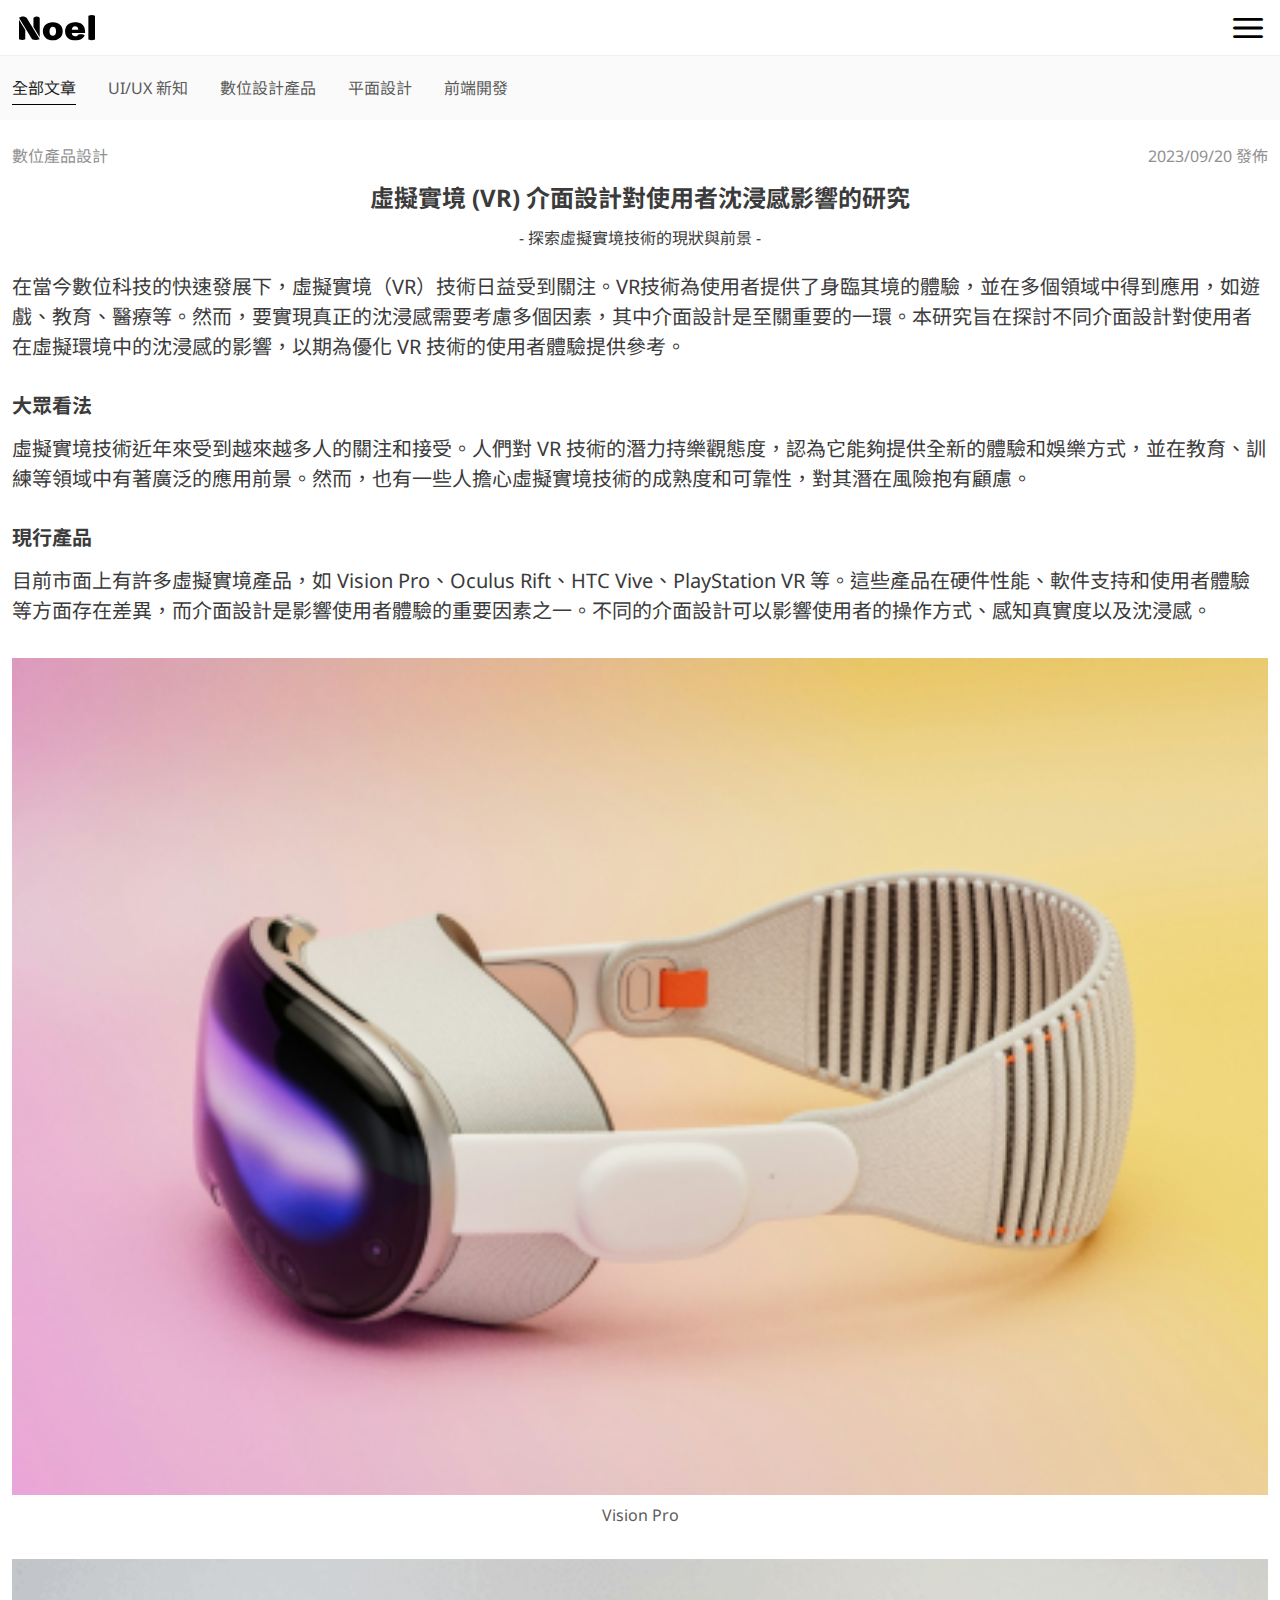
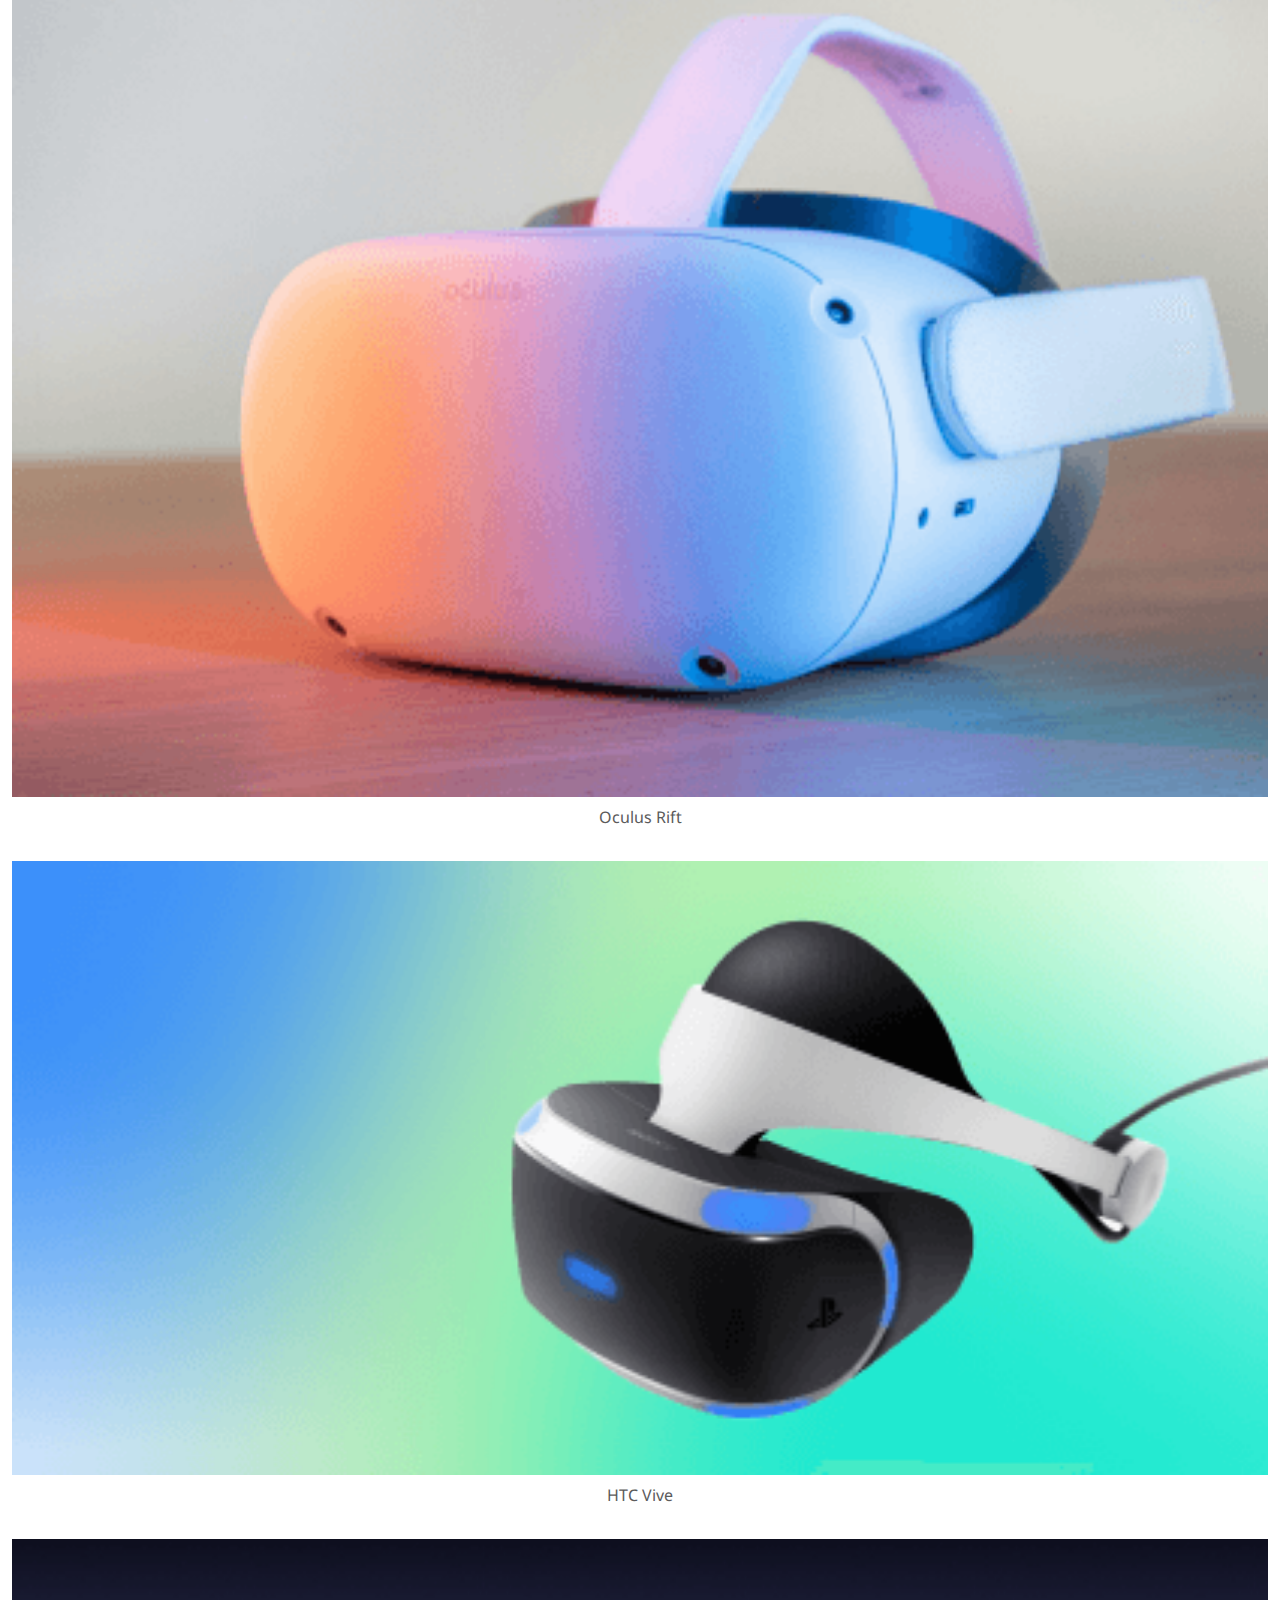
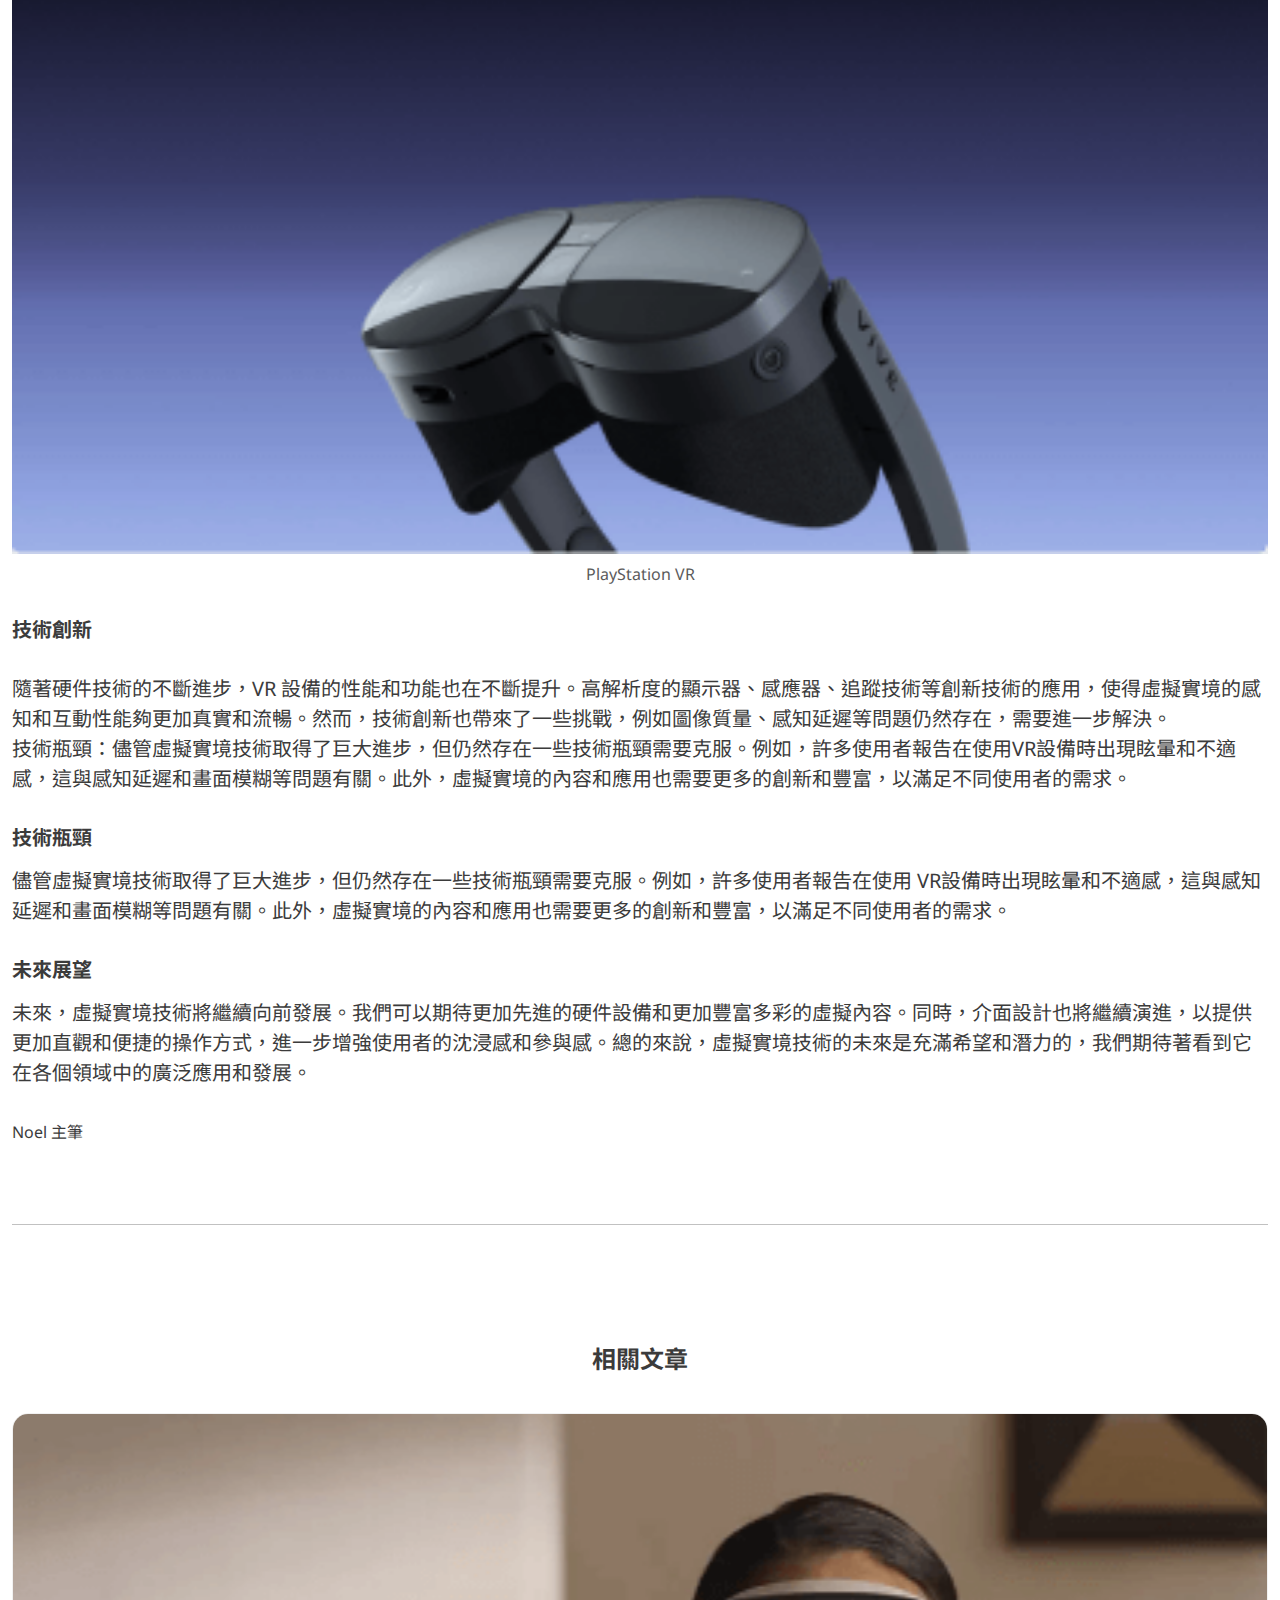
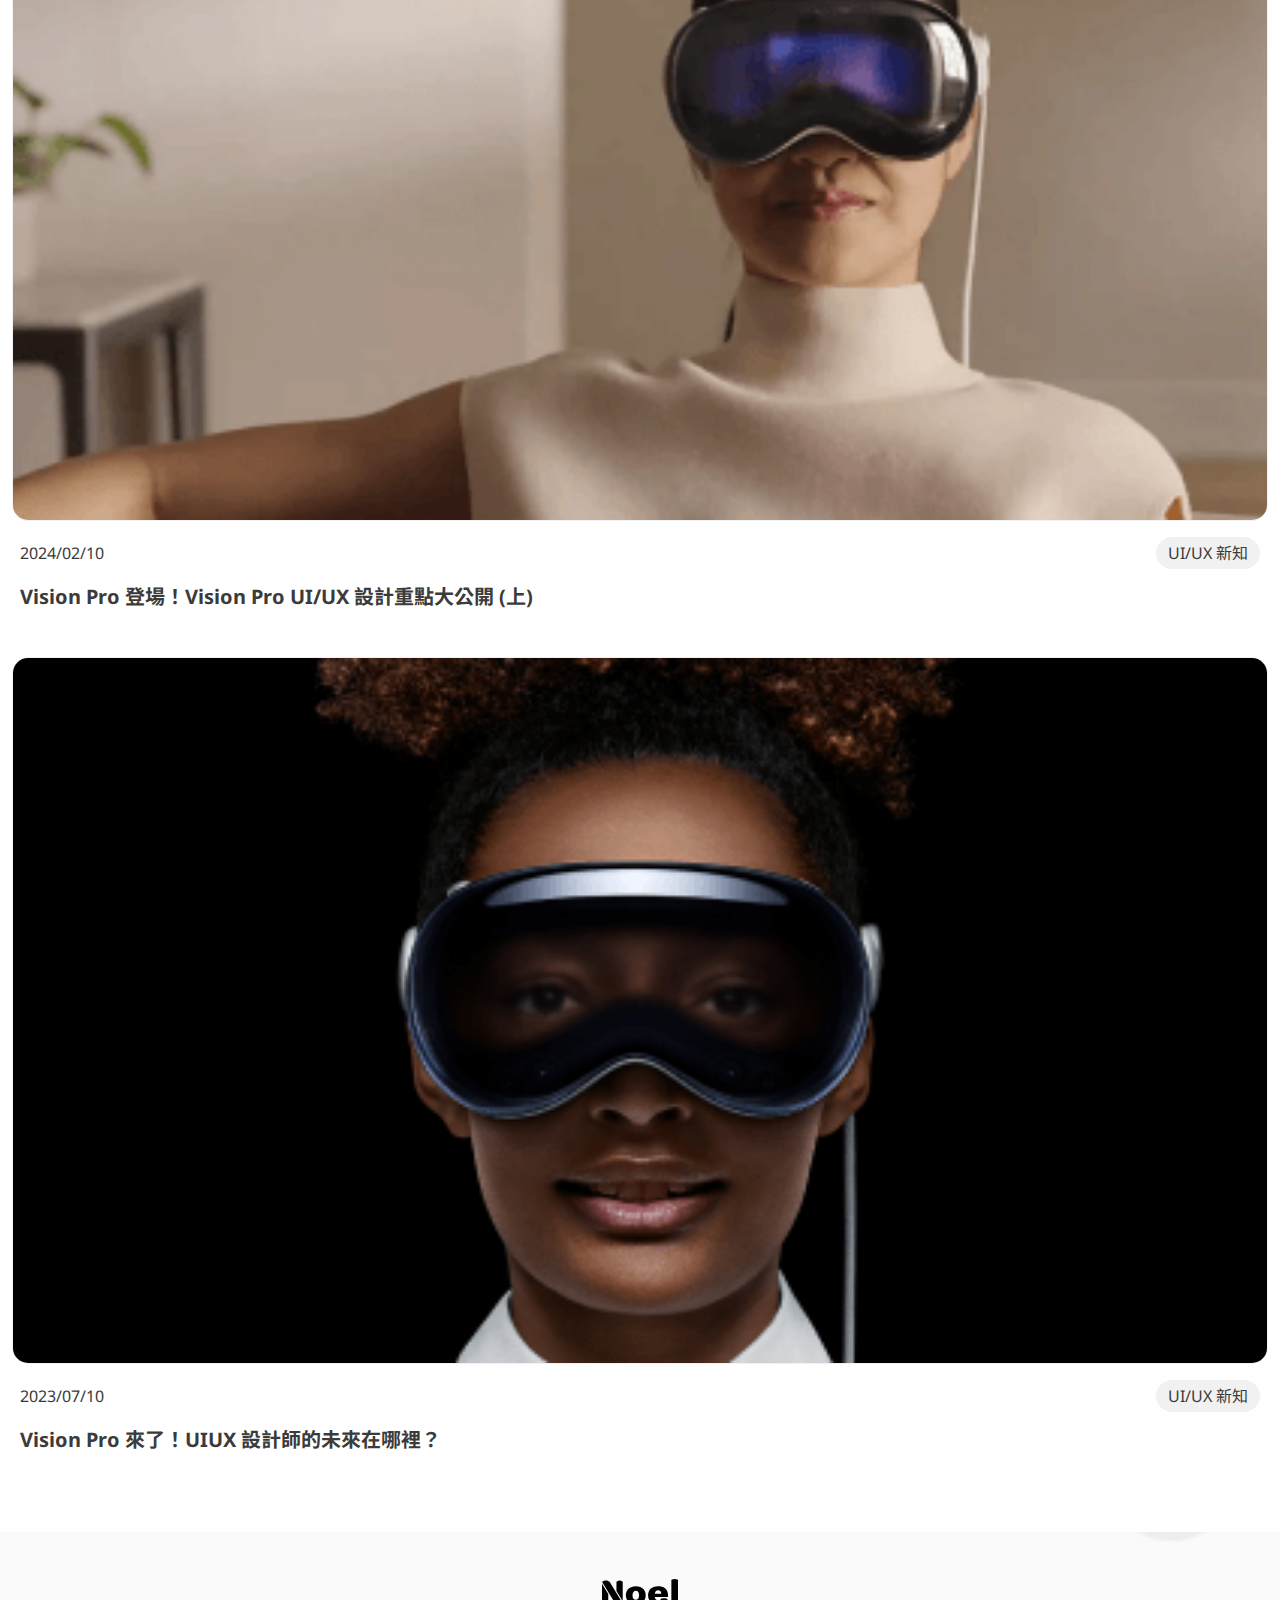
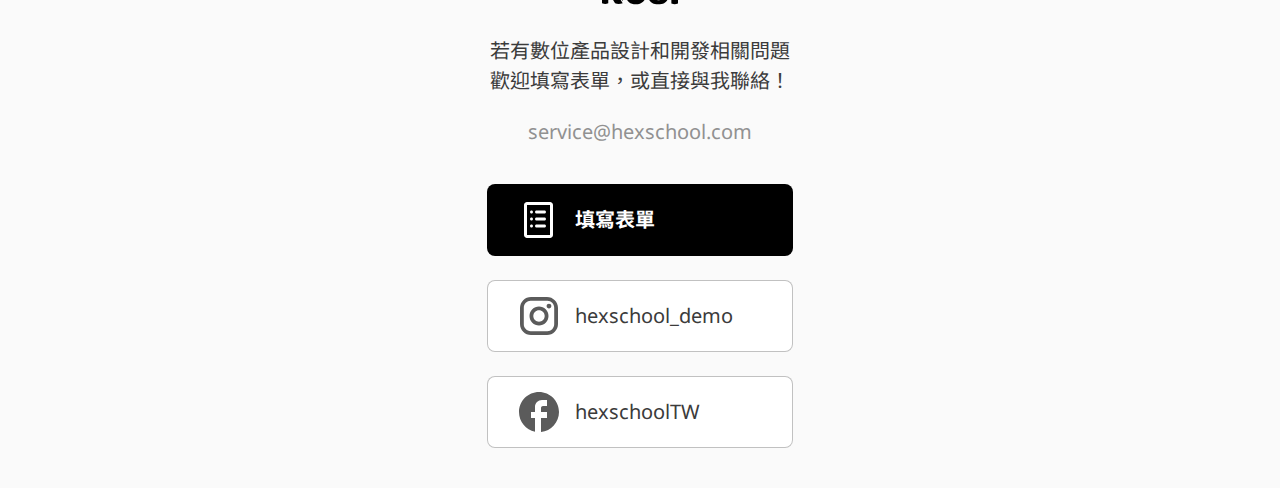
<file: blog_post.html>
<!DOCTYPE html>
<html>
  <head>
    <meta charset="UTF-8" />
    <meta name="viewport" content="width=device-width, initial-scale=1.0" />
    <title>虛擬實境 (VR) 介面設計對使用者沈浸感影響的研究｜Noel</title>
    <link rel="preconnect" href="https://fonts.googleapis.com" />
    <link rel="preconnect" href="https://fonts.gstatic.com" crossorigin />
    <link href="https://fonts.googleapis.com/css2?family=Noto+Sans+TC:wght@100..900&family=Noto+Sans:ital,wght@0,100..900;1,100..900&display=swap" rel="stylesheet"/>
    <link rel="stylesheet" href="https://fonts.googleapis.com/css2?family=Material+Symbols+Rounded:opsz,wght,FILL,GRAD@20..48,100..700,0..1,-50..200"/>
    <link href="https://fonts.googleapis.com/css2?family=Tourney:ital,wght@0,100..900;1,100..900&display=swap" rel="stylesheet">
    <link rel="stylesheet" href="css/blog-post.css" />
    <script src="js/jquery-3.7.1.min.js"></script>
    <script src="js/all.js"></script>
  </head>

  <body>
    <header class="navbar">
      <div class="gl-container">
        <div class="nav-logo-wrap">
          <a href="index.html" class="nav-logo">
            <img src="image/logo.svg" alt="" />
          </a>
        </div>
        <ul class="nav-menu">
          <li>
            <a href="index.html" class="nav-menu-btn fz-6">首頁</a>
          </li>
          <li>
            <a href="portfolio.html" class="nav-menu-btn fz-6">作品集</a>
          </li>
          <li>
            <a href="service.html" class="nav-menu-btn fz-6">服務項目</a>
          </li>
          <li>
            <a href="blog.html" class="nav-menu-btn fz-6 active">部落格</a>
          </li>
          <li>
            <a href="#" class="nav-menu-btn fz-6">聯絡我</a>
          </li>
        </ul>
        <div class="nav-btn-wrap">
          <button class="nav-btn hide-desktop">
            <span class="material-symbols-rounded active">menu</span>
            <span class="material-symbols-rounded">close</span>
          </button>
        </div>
      </div>
    </header>

    <section class="gl-sec sec-blog-content">
      <div class="gl-container">
        <div class="blog-content">
          <div class="blog-content-title">
            <p class="fz-6">
              <span>數位產品設計</span>
              <span class="hide-mobile">/</span>
              <span>2023/09/20 發佈</span>
            </p>
            <h1 class="fz-h2 fw-title">虛擬實境 (VR) 介面設計對使用者沈浸感影響的研究</h1>
            <h2 class="fz-h4">- 探索虛擬實境技術的現狀與前景 -</h2>
          </div>
          <div class="blog-content-paragraph">
            <p class="fz-5">在當今數位科技的快速發展下，虛擬實境（VR）技術日益受到關注。VR技術為使用者提供了身臨其境的體驗，並在多個領域中得到應用，如遊戲、教育、醫療等。然而，要實現真正的沈浸感需要考慮多個因素，其中介面設計是至關重要的一環。本研究旨在探討不同介面設計對使用者在虛擬環境中的沈浸感的影響，以期為優化 VR 技術的使用者體驗提供參考。</p>
            <h3 class="fz-h4 fw-title">大眾看法</h3>
            <p class="fz-5">虛擬實境技術近年來受到越來越多人的關注和接受。人們對 VR 技術的潛力持樂觀態度，認為它能夠提供全新的體驗和娛樂方式，並在教育、訓練等領域中有著廣泛的應用前景。然而，也有一些人擔心虛擬實境技術的成熟度和可靠性，對其潛在風險抱有顧慮。</p>
            <h3 class="fz-h4 fw-title">現行產品</h3>
            <p class="fz-5">目前市面上有許多虛擬實境產品，如 Vision Pro、Oculus Rift、HTC Vive、PlayStation VR 等。這些產品在硬件性能、軟件支持和使用者體驗等方面存在差異，而介面設計是影響使用者體驗的重要因素之一。不同的介面設計可以影響使用者的操作方式、感知真實度以及沈浸感。</p>
            <div class="blog-album">
              <figure class="blog-album-img">
                <img src="image/vision-pro.png" alt="Vision Pro" />
                <figcaption class="fz-6">Vision Pro</figcaption>
              </figure>
              <figure class="blog-album-img">
                <img src="image/oculus-rift.png" alt="Oculus Rift" />
                <figcaption class="fz-6">Oculus Rift</figcaption>
              </figure>
              <figure class="blog-album-img">
                <img src="image/htc-vive.png" alt="HTC Vive" />
                <figcaption class="fz-6">HTC Vive</figcaption>
              </figure>
              <figure class="blog-album-img">
                <img src="image/playstation-vr.png" alt="PlayStation VR" />
                <figcaption class="fz-6">PlayStation VR</figcaption>
              </figure>           
            </div>
            <h3 class="fz-h4 fw-title">技術創新</h3>
            <p class="fz-5">隨著硬件技術的不斷進步，VR 設備的性能和功能也在不斷提升。高解析度的顯示器、感應器、追蹤技術等創新技術的應用，使得虛擬實境的感知和互動性能夠更加真實和流暢。然而，技術創新也帶來了一些挑戰，例如圖像質量、感知延遲等問題仍然存在，需要進一步解決。<br>技術瓶頸：儘管虛擬實境技術取得了巨大進步，但仍然存在一些技術瓶頸需要克服。例如，許多使用者報告在使用VR設備時出現眩暈和不適感，這與感知延遲和畫面模糊等問題有關。此外，虛擬實境的內容和應用也需要更多的創新和豐富，以滿足不同使用者的需求。</p>
            <h3 class="fz-h4 fw-title">技術瓶頸</h3>
            <p class="fz-5">儘管虛擬實境技術取得了巨大進步，但仍然存在一些技術瓶頸需要克服。例如，許多使用者報告在使用 VR設備時出現眩暈和不適感，這與感知延遲和畫面模糊等問題有關。此外，虛擬實境的內容和應用也需要更多的創新和豐富，以滿足不同使用者的需求。</p>
            <h3 class="fz-h4 fw-title">未來展望</h3>
            <p class="fz-5">未來，虛擬實境技術將繼續向前發展。我們可以期待更加先進的硬件設備和更加豐富多彩的虛擬內容。同時，介面設計也將繼續演進，以提供更加直觀和便捷的操作方式，進一步增強使用者的沈浸感和參與感。總的來說，虛擬實境技術的未來是充滿希望和潛力的，我們期待著看到它在各個領域中的廣泛應用和發展。</p>
            <p class="fz-6">Noel 主筆</p>
          </div>
        </div>

        <ul class="gl-catalog">
          <li>
            <a href="#" class="gl-catalog-item active">全部文章</a>
          </li>
          <li>
            <a href="#" class="gl-catalog-item">UI/UX 新知</a>
          </li>
          <li>
            <a href="#" class="gl-catalog-item">數位設計產品</a>
          </li>
          <li>
            <a href="#" class="gl-catalog-item">平面設計</a>
          </li>
          <li>
            <a href="#" class="gl-catalog-item">前端開發</a>
          </li>
        </ul>
      </div>
    </section>

    <section class="gl-sec sec-carousel">
      <div class="gl-container carousel">
        <h4 class="fz-h4 fw-title">相關文章</h4>
        <ul class="carousel-inner">
          <li class="carousel-item">
            <a href="" class="article-wrap">
              <img src="image/article-image1.png" alt="Vision Pro 登場！Vision Pro UI/UX 設計重點大公開 (上)">
              <div class="article-content">
                <h3 class="fz-h5 fw-title">Vision Pro 登場！Vision Pro UI/UX 設計重點大公開 (上)</h3>
                <div class="article-info">
                  <span class="gl-tag fz-6">UI/UX 新知</span>
                  <span class="fz-6">2024/02/10</span>
                </div>
              </div>
            </a>
          </li>
          <li class="carousel-item">
            <a href="" class="article-wrap">
              <img src="image/article-image7.png" alt="Vision Pro 來了！UIUX 設計師的未來在哪裡？">
              <div class="article-content">
                <h3 class="fz-h5 fw-title">Vision Pro 來了！UIUX 設計師的未來在哪裡？</h3>
                <div class="article-info">
                  <span class="gl-tag fz-6">UI/UX 新知</span>
                  <span class="fz-6">2023/07/10</span>
                </div>
              </div>
              
            </a>
          </li>
        </ul>
      </div>
    </section>

    <footer class="footer">
      <div class="gl-container">
        <div class="footer-content">
          <img src="image/logo.svg" alt="Logo 圖片" />
          <p class="fz-5">若有數位產品設計和開發相關問題<br />歡迎填寫表單，或直接與我聯絡！</p>
          <a href="mailto:service@hexschool.com" class="fz-h5">service@hexschool.com</a>
        </div>
        <div class="footer-btn-wrap">
          <a class="footer-btn fz-5 fw-title main">
            <img src="image/list.svg" alt="列表圖示" />
            填寫表單
          </a>
          <a class="footer-btn fz-5">
            <img src="image/instagram.svg" alt="Instagram 圖示" />
            hexschool_demo
          </a>
          <a class="footer-btn fz-5">
            <img src="image/facebook.svg" alt="Facebook 圖示" />
            hexschoolTW
          </a>
        </div>
      </div>
    </footer>

    <div class="gl-overlay"></div>
  </body>
</file>
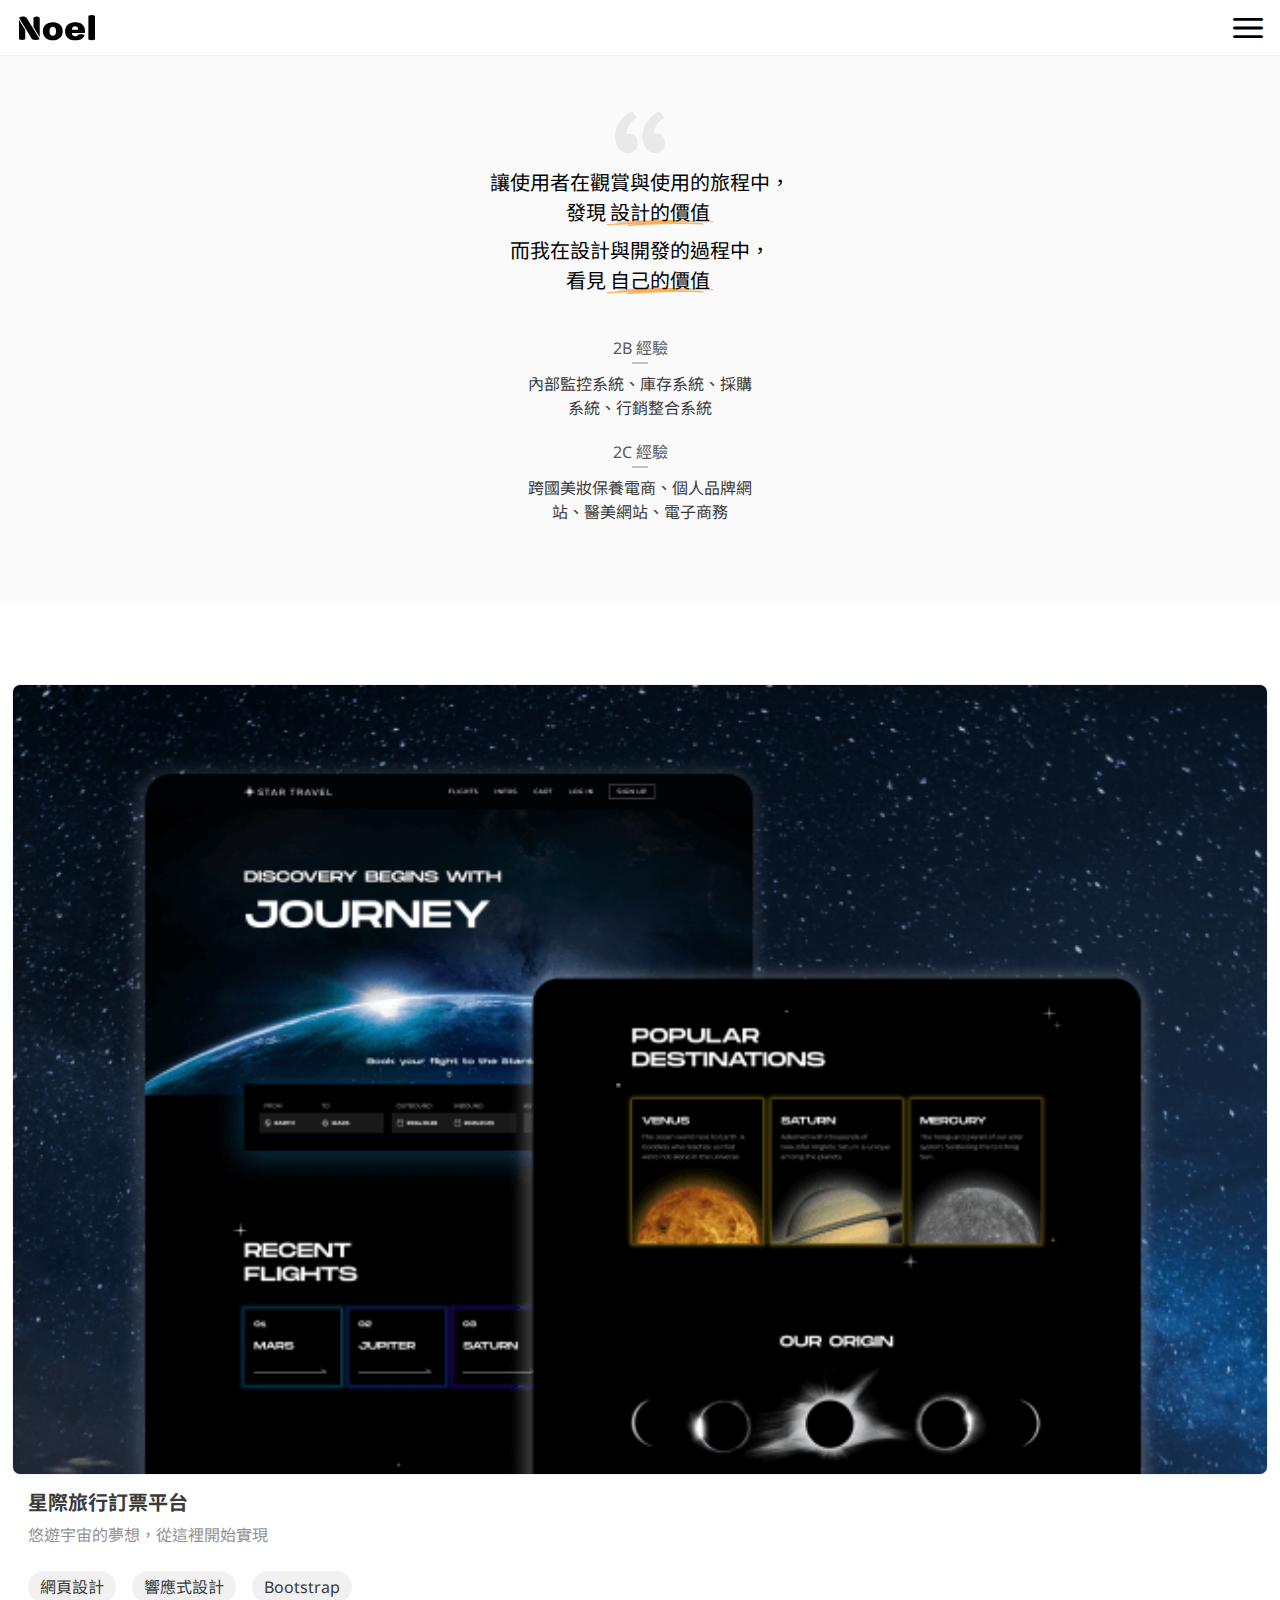
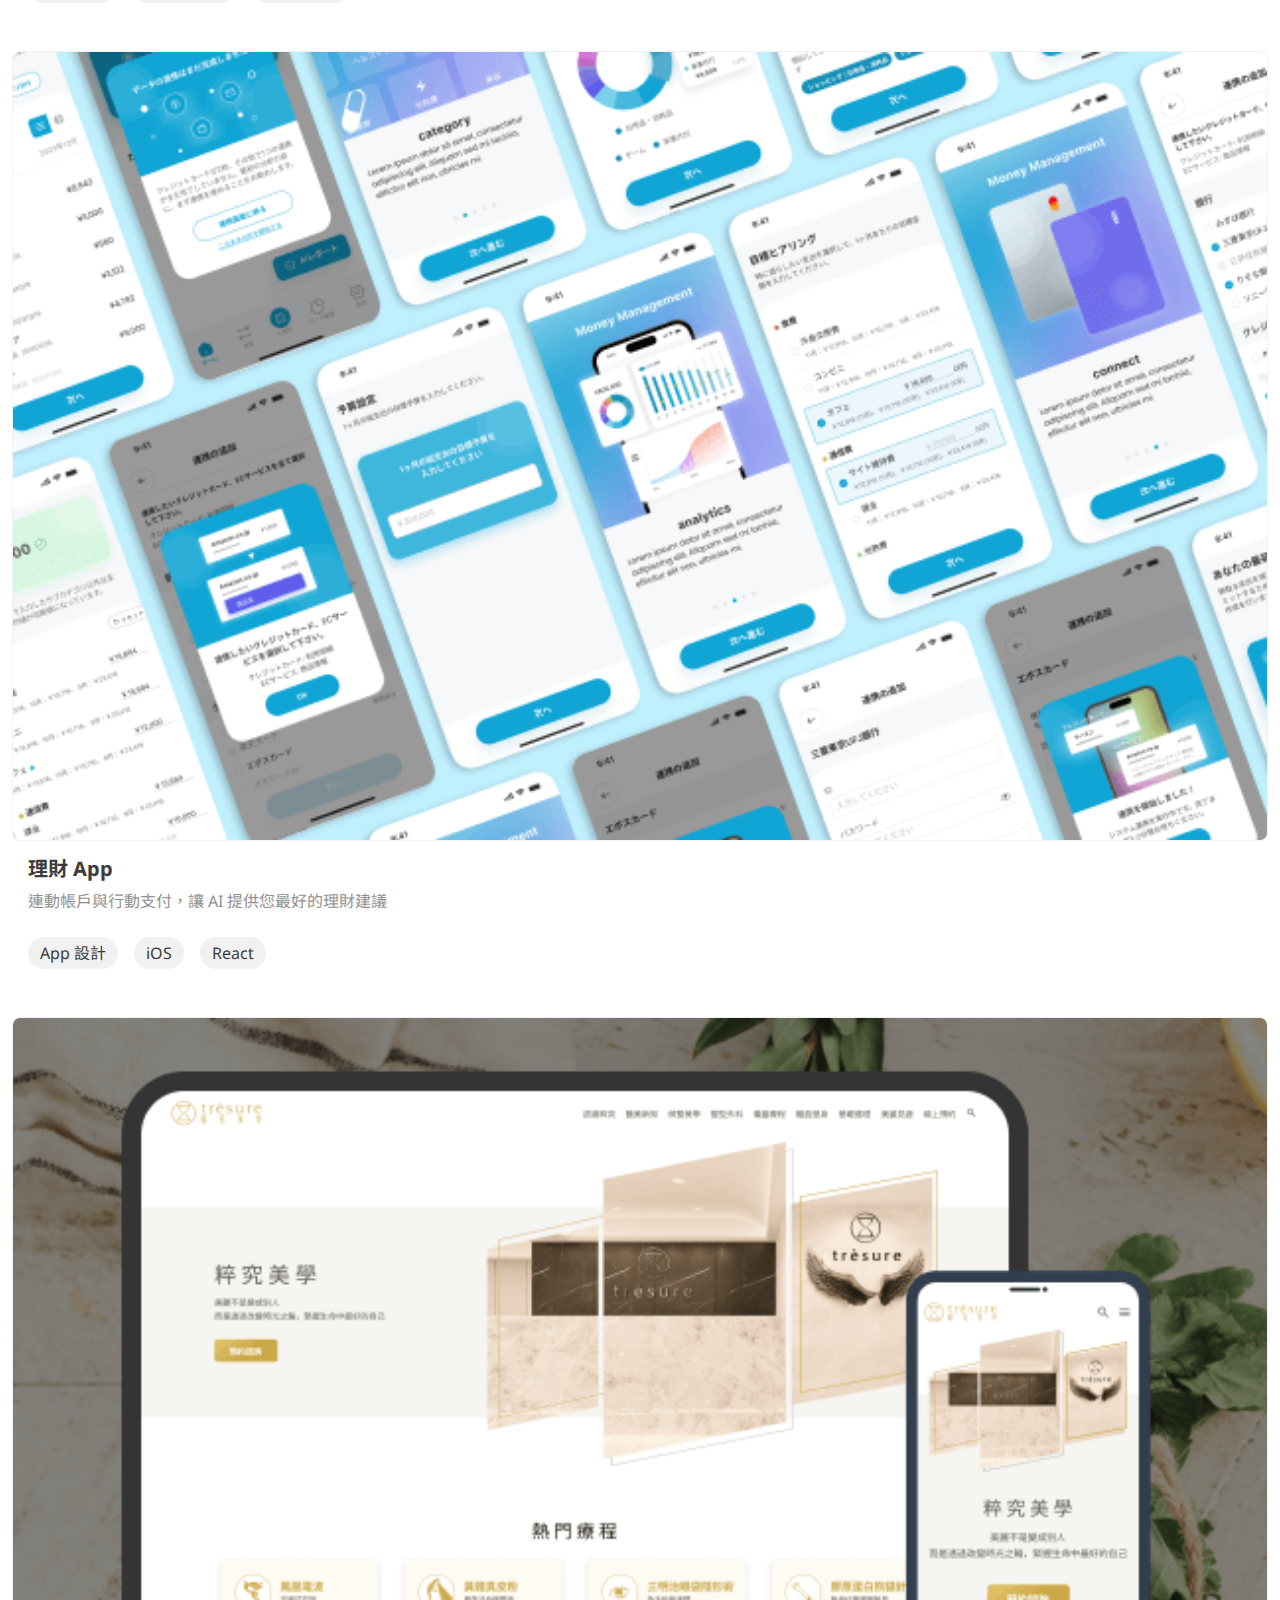
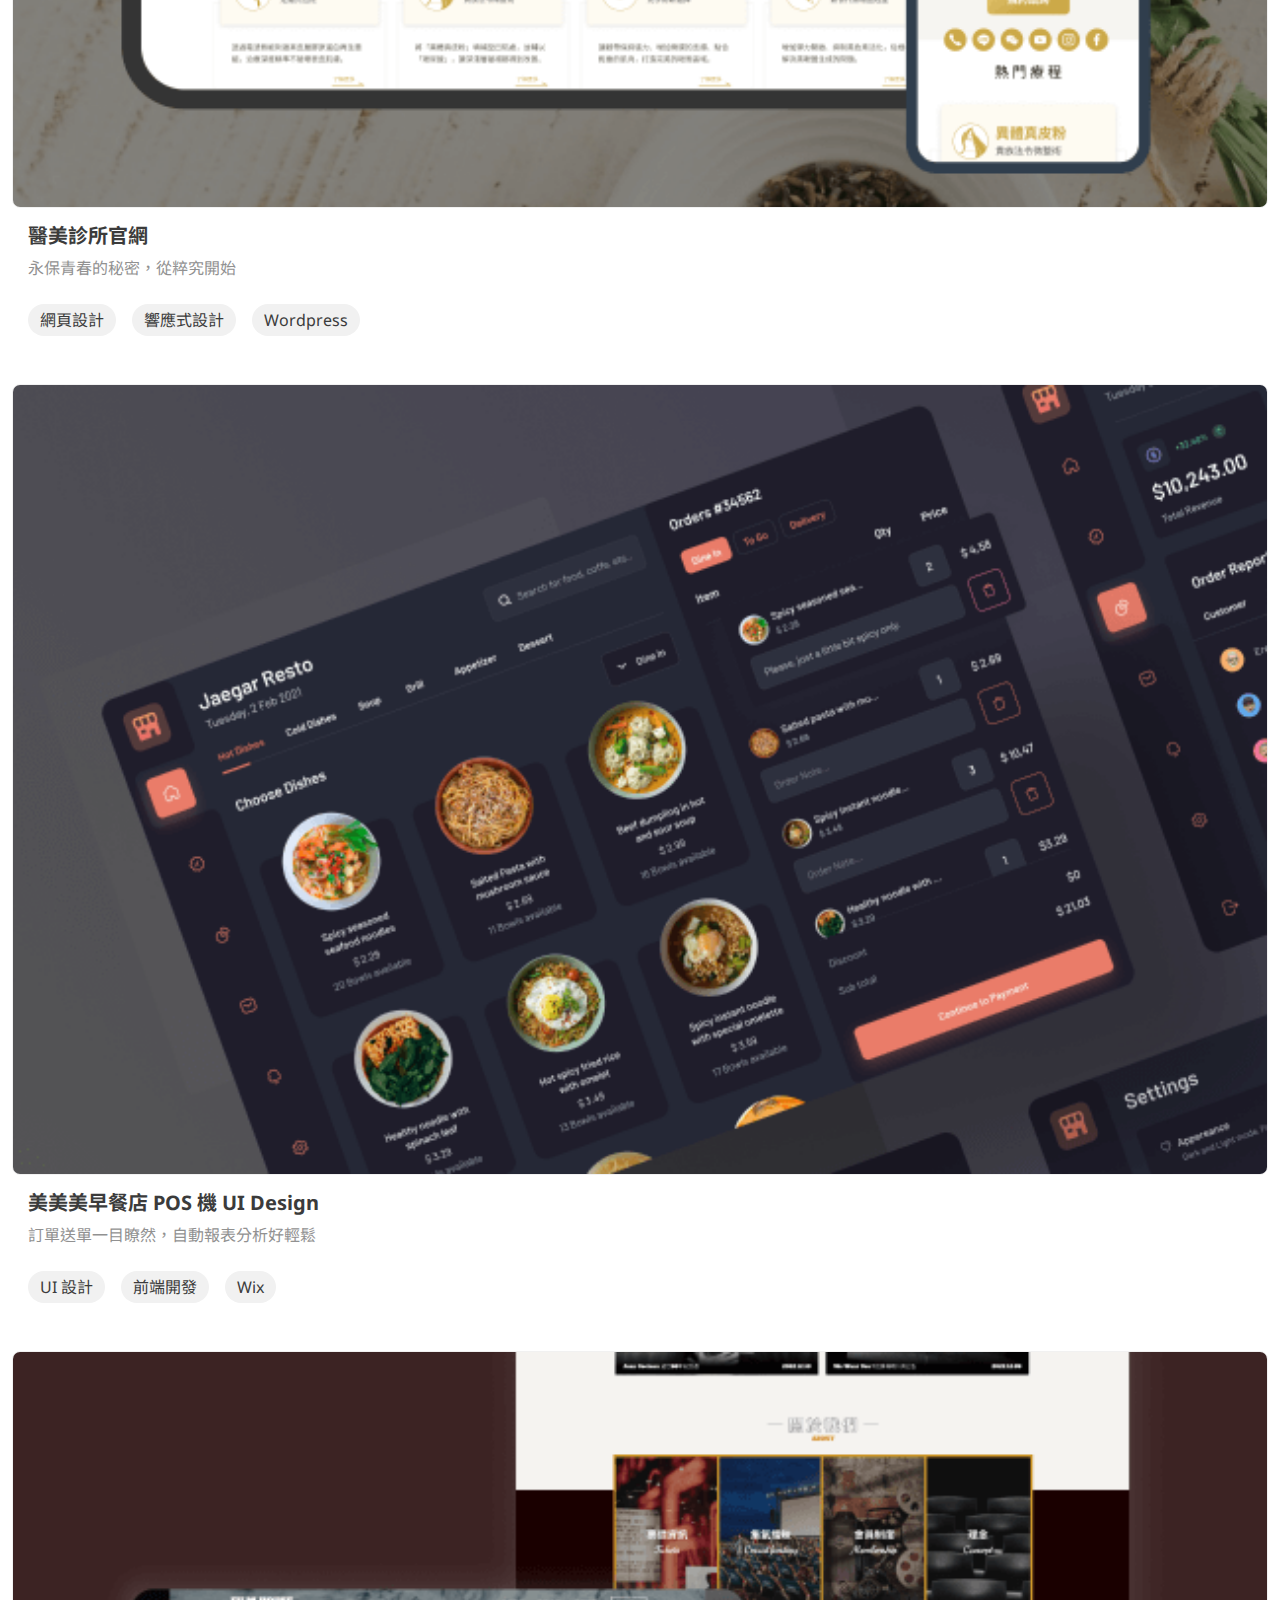
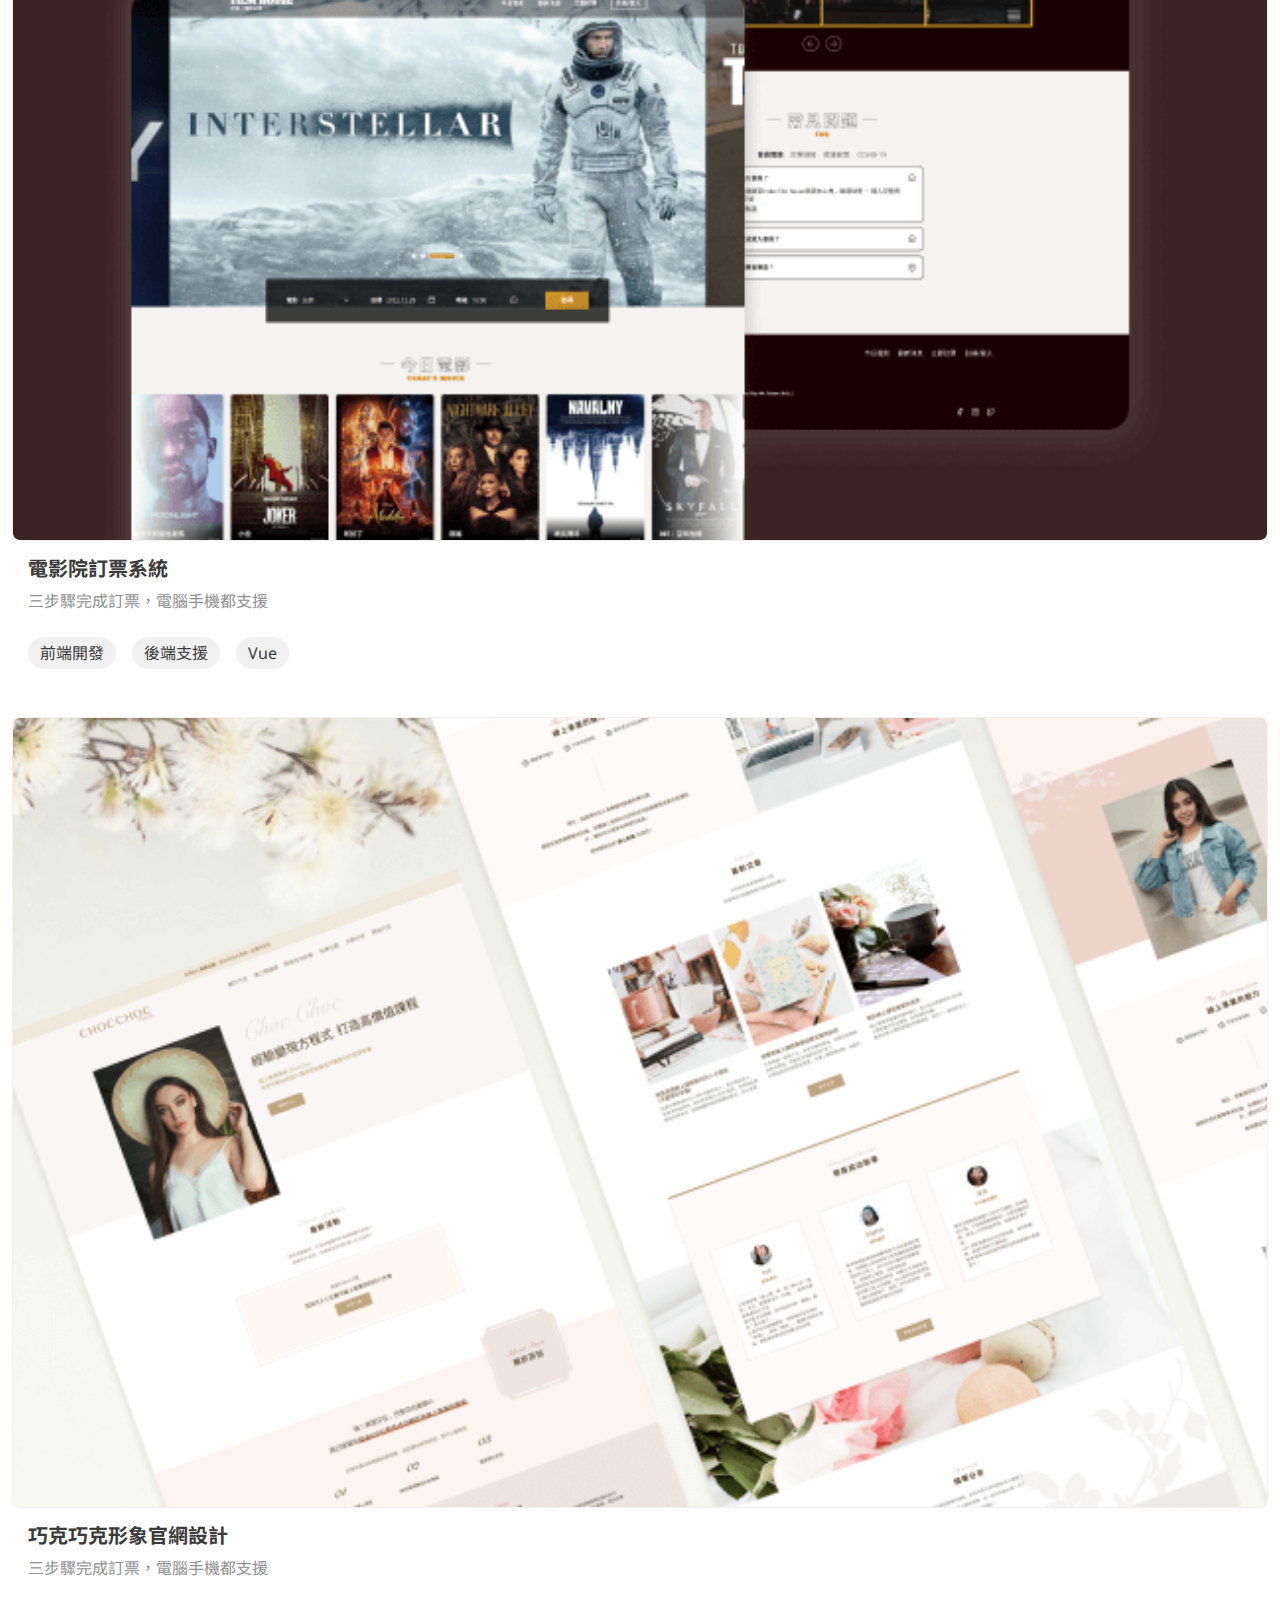
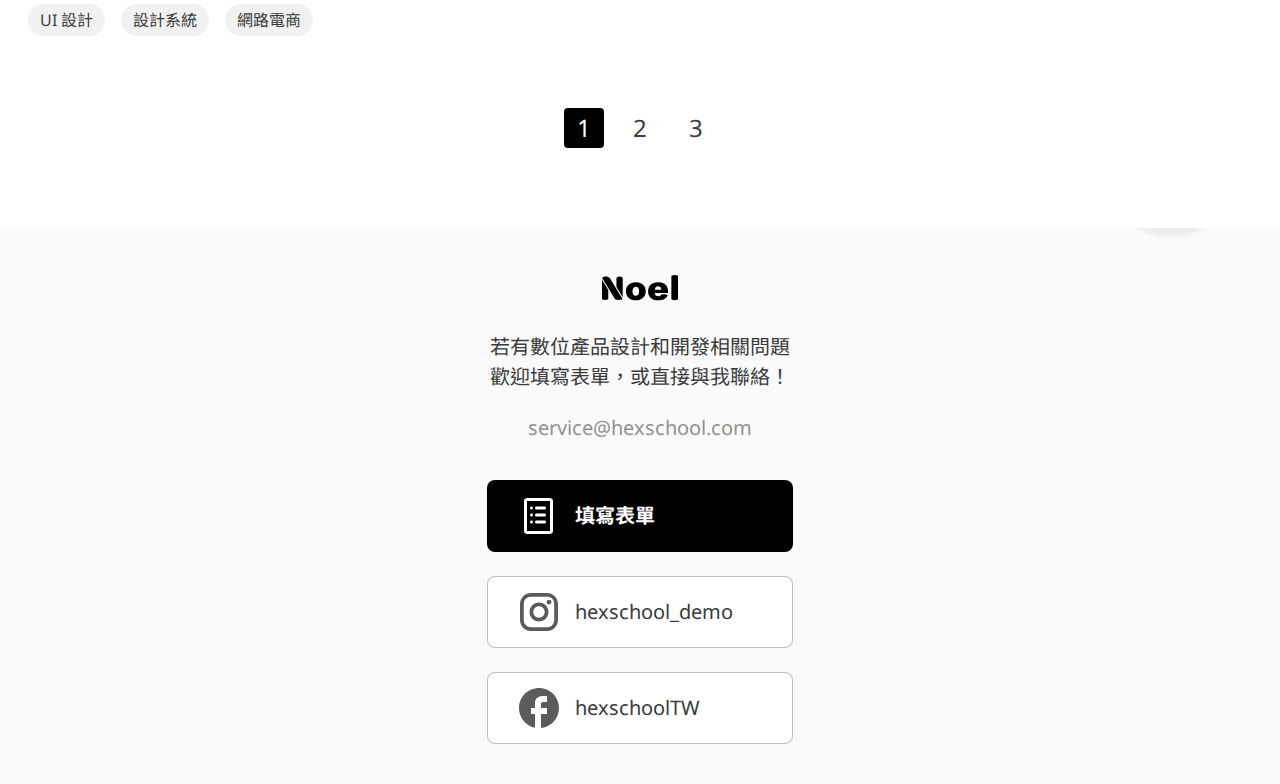
<file: portfolio.html>
<!DOCTYPE html>
<html>
  <head>
    <meta charset="UTF-8" />
    <meta name="viewport" content="width=device-width, initial-scale=1.0" />
    <title>作品集｜Noel</title>
    <link rel="preconnect" href="https://fonts.googleapis.com" />
    <link rel="preconnect" href="https://fonts.gstatic.com" crossorigin />
    <link href="https://fonts.googleapis.com/css2?family=Noto+Sans+TC:wght@100..900&family=Noto+Sans:ital,wght@0,100..900;1,100..900&display=swap" rel="stylesheet"/>
    <link rel="stylesheet" href="https://fonts.googleapis.com/css2?family=Material+Symbols+Rounded:opsz,wght,FILL,GRAD@20..48,100..700,0..1,-50..200"/>
    <link rel="stylesheet" href="css/portfolio.css" />
    <script src="js/jquery-3.7.1.min.js"></script>
    <script src="js/all.js"></script>
  </head>

  <body>
    <header class="navbar">
      <div class="gl-container">
        <div class="nav-logo-wrap">
          <a href="index.html" class="nav-logo">
            <img src="image/logo.svg" alt="" />
          </a>
        </div>
        <ul class="nav-menu">
          <li>
            <a href="index.html" class="nav-menu-btn fz-6">首頁</a>
          </li>
          <li>
            <a href="portfolio.html" class="nav-menu-btn fz-6 active">作品集</a>
          </li>
          <li>
            <a href="service.html" class="nav-menu-btn fz-6">服務項目</a>
          </li>
          <li>
            <a href="blog.html" class="nav-menu-btn fz-6">部落格</a>
          </li>
          <li>
            <a href="#" class="nav-menu-btn fz-6">聯絡我</a>
          </li>
        </ul>
        <div class="nav-btn-wrap">
          <button class="nav-btn hide-desktop">
            <span class="material-symbols-rounded active">menu</span>
            <span class="material-symbols-rounded">close</span>
          </button>
        </div>
      </div>
    </header>

    <section class="sec-hero">
      <div class="gl-container">
        <div class="deco-title">
          <div class="deco-title-content">
            <h1 class="fz-h4">
              讓使用者在觀賞與使用的旅程中，<br class="hide-desktop">發現<span class="gl-content-deco">設計的價值</span>
            <br>
            <span class="deco-title-br">而我在設計與開發的過程中，<br class="hide-desktop">看見<span class="gl-content-deco">自己的價值</span></span>
          </h1>
          </div>
        </div>
        <div class="experience-wrap">
          <div class="experience">
            <p class="experience-title fz-6">2B 經驗</p>
            <p class="fz-6">內部監控系統、庫存系統、採購系統、行銷整合系統</p>
          </div>
          <div class="experience">
            <p class="experience-title fz-6">2C 經驗</p>
            <p class="fz-6">跨國美妝保養電商、個人品牌網站、醫美網站、電子商務</p>
          </div>
        </div>
      </div>
    </section>

    <section class="gl-sec sec-portfolio">
      <div class="gl-container">

        <ul class="portfolio-list">
          <li>
            <div class="portfolio-card">
              <img src="image/work-image1.png" class="portfolio-img" alt="星際旅行訂票平台">
              <div class="portfolio-content-wrap">
                <div class="portfolio-content">
                  <h2 class="fz-h3 fw-title">星際旅行訂票平台</h2>
                  <p class="fz-6">悠遊宇宙的夢想，從這裡開始實現</p>
                </div>
                <div class="portfolio-tag-wrap">
                  <span class="gl-tag fz-6">網頁設計</span>
                  <span class="gl-tag fz-6">響應式設計</span>
                  <span class="gl-tag fz-6">Bootstrap</span>
                </div>
              </div>
            </div>
          </li>
      
          <li>
            <div class="portfolio-card">
              <img src="image/work-image2.png" class="portfolio-img" alt="理財 App">
              <div class="portfolio-content-wrap">
                <div class="portfolio-content">
                  <h2 class="fz-h3 fw-title">理財 App</h2>
                  <p class="fz-6">連動帳戶與行動支付，讓 AI 提供您最好的理財建議</p>
                </div>
                <div class="portfolio-tag-wrap">
                  <span class="gl-tag fz-6">App 設計</span>
                  <span class="gl-tag fz-6">iOS</span>
                  <span class="gl-tag fz-6">React</span>
                </div>
              </div>
            </div>
          </li>
      
          <li>
            <div class="portfolio-card">
              <img src="image/work-image3.png" class="portfolio-img" alt="醫美診所官網">
              <div class="portfolio-content-wrap">
                <div class="portfolio-content">
                  <h2 class="fz-h3 fw-title">醫美診所官網</h2>
                  <p class="fz-6">永保青春的秘密，從粹究開始</p>
                </div>
                <div class="portfolio-tag-wrap">
                  <span class="gl-tag fz-6">網頁設計</span>
                  <span class="gl-tag fz-6">響應式設計</span>
                  <span class="gl-tag fz-6">Wordpress</span>
                </div>
              </div>
            </div>
          </li>
      
          <li>
            <div class="portfolio-card">
              <img src="image/work-image4.png" class="portfolio-img" alt="美美美早餐店 POS 機 UI Design">
              <div class="portfolio-content-wrap">
                <div class="portfolio-content">
                  <h2 class="fz-h3 fw-title">美美美早餐店 POS 機 UI Design</h2>
                  <p class="fz-6">訂單送單一目瞭然，自動報表分析好輕鬆</p>
                </div>
                <div class="portfolio-tag-wrap">
                  <span class="gl-tag fz-6">UI 設計</span>
                  <span class="gl-tag fz-6">前端開發</span>
                  <span class="gl-tag fz-6">Wix</span>
                </div>
              </div>
            </div>
          </li>

          <li>
            <div class="portfolio-card">
              <img src="image/work-image5.png" class="portfolio-img" alt="美美美早餐店 POS 機 UI Design">
              <div class="portfolio-content-wrap">
                <div class="portfolio-content">
                  <h2 class="fz-h3 fw-title">電影院訂票系統</h2>
                  <p class="fz-6">三步驟完成訂票，電腦手機都支援</p>
                </div>
                <div class="portfolio-tag-wrap">
                  <span class="gl-tag fz-6">前端開發</span>
                  <span class="gl-tag fz-6">後端支援</span>
                  <span class="gl-tag fz-6">Vue</span>
                </div>
              </div>
            </div>
          </li>

          <li>
            <div class="portfolio-card">
              <img src="image/work-image6.png" class="portfolio-img" alt="巧克巧克形象官網設計">
              <div class="portfolio-content-wrap">
                <div class="portfolio-content">
                  <h2 class="fz-h3 fw-title">巧克巧克形象官網設計</h2>
                  <p class="fz-6">三步驟完成訂票，電腦手機都支援</p>
                </div>
                <div class="portfolio-tag-wrap">
                  <span class="gl-tag fz-6">UI 設計</span>
                  <span class="gl-tag fz-6">設計系統</span>
                  <span class="gl-tag fz-6">網路電商</span>
                </div>
              </div>
            </div>
          </li>
        </ul>

        <ul class="gl-pagination">
          <li><a href="#" class="fz-4 active">1</a></li>
          <li><a href="#" class="fz-4">2</a></li>
          <li><a href="#" class="fz-4">3</a></li>
        </ul>
      </div>
    </section>

    <div class="gl-modal modal-portfolio"> 
      <div class="modal-container">
        <button class="modal-btn-close"><span class="material-symbols-rounded">close</span></button>
        <div class="modal-header">
          <div class="modal-title-wrap">
            <p class="fz-h3 fw-title">星際旅行訂票平台</p>
            <p class="fz-6">悠遊宇宙的夢想，從這裡開始實現</p>
          </div>
          <div class="modal-detail-wrap">
            <p class="fz-6">STAR TRAVEL 為 KK 公司宇宙旅行的購票網站。<br>主要從地球出發，目的地包含月球、火星、水星、木星；未來太空轉運站建置完畢，將再擴增目的地土星和金星。</p>
            <div class="modal-rule-wrap">
              <p class="fz-6">
                設計原則<span class="hide-mobile">：</span><br class="hide-desktop">宇宙旅行、深色背景、強烈視覺效果
              </p>
              <p class="fz-6">
                開發方式<span class="hide-mobile">：</span><br class="hide-desktop">Bootstrap、Javascript、RWD
              </p>
            </div>
          </div>
        </div>
        <div class="modal-body">
          <div>
            <img src="image/modal-image1.png" alt="主視覺">
            <p class="fz-h4 fw-title">主視覺</p>
            <p class="fz-6">可直接設定日期、起迄星球、張數，快速查詢可購買的票券。</p>
          </div>
          <div>
            <img src="image/modal-image2.png" alt="推薦查詢">
            <p class="fz-h4 fw-title">推薦查詢</p>
            <p class="fz-6">給予最快起飛，以及最熱門的景點推薦，協助使用者進行選擇。</p>
          </div>
        </div>
      </div>
    </div>

    <footer class="footer">
      <div class="gl-container">
        <div class="footer-content">
          <img src="image/logo.svg" alt="Logo 圖片" />
          <p class="fz-5">若有數位產品設計和開發相關問題<br />歡迎填寫表單，或直接與我聯絡！</p>
          <a href="mailto:service@hexschool.com" class="fz-h5">service@hexschool.com</a>
        </div>
        <div class="footer-btn-wrap">
          <a class="footer-btn fz-5 fw-title main">
            <img src="image/list.svg" alt="列表圖示" />
            填寫表單
          </a>
          <a class="footer-btn fz-5">
            <img src="image/instagram.svg" alt="Instagram 圖示" />
            hexschool_demo
          </a>
          <a class="footer-btn fz-5">
            <img src="image/facebook.svg" alt="Facebook 圖示" />
            hexschoolTW
          </a>
        </div>
      </div>
    </footer>

    <div class="gl-overlay"></div>
  </body>
</file>
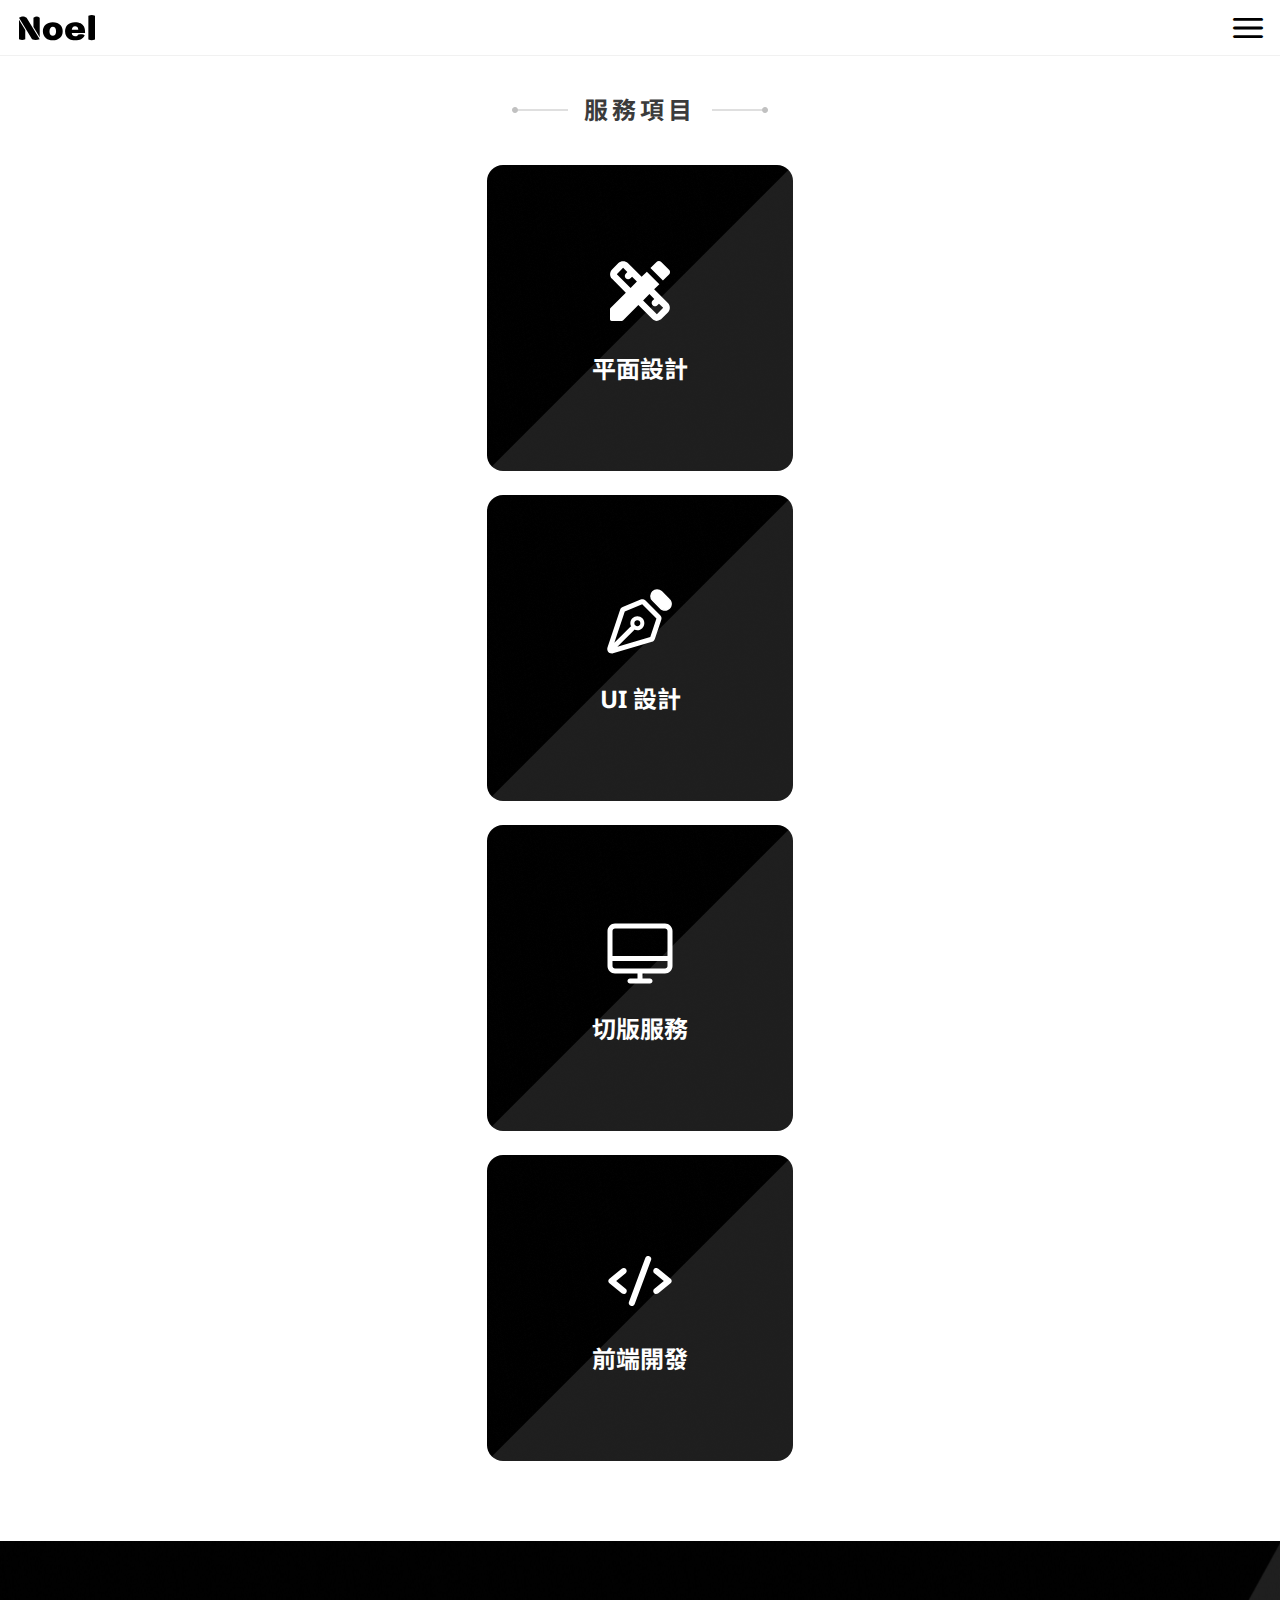
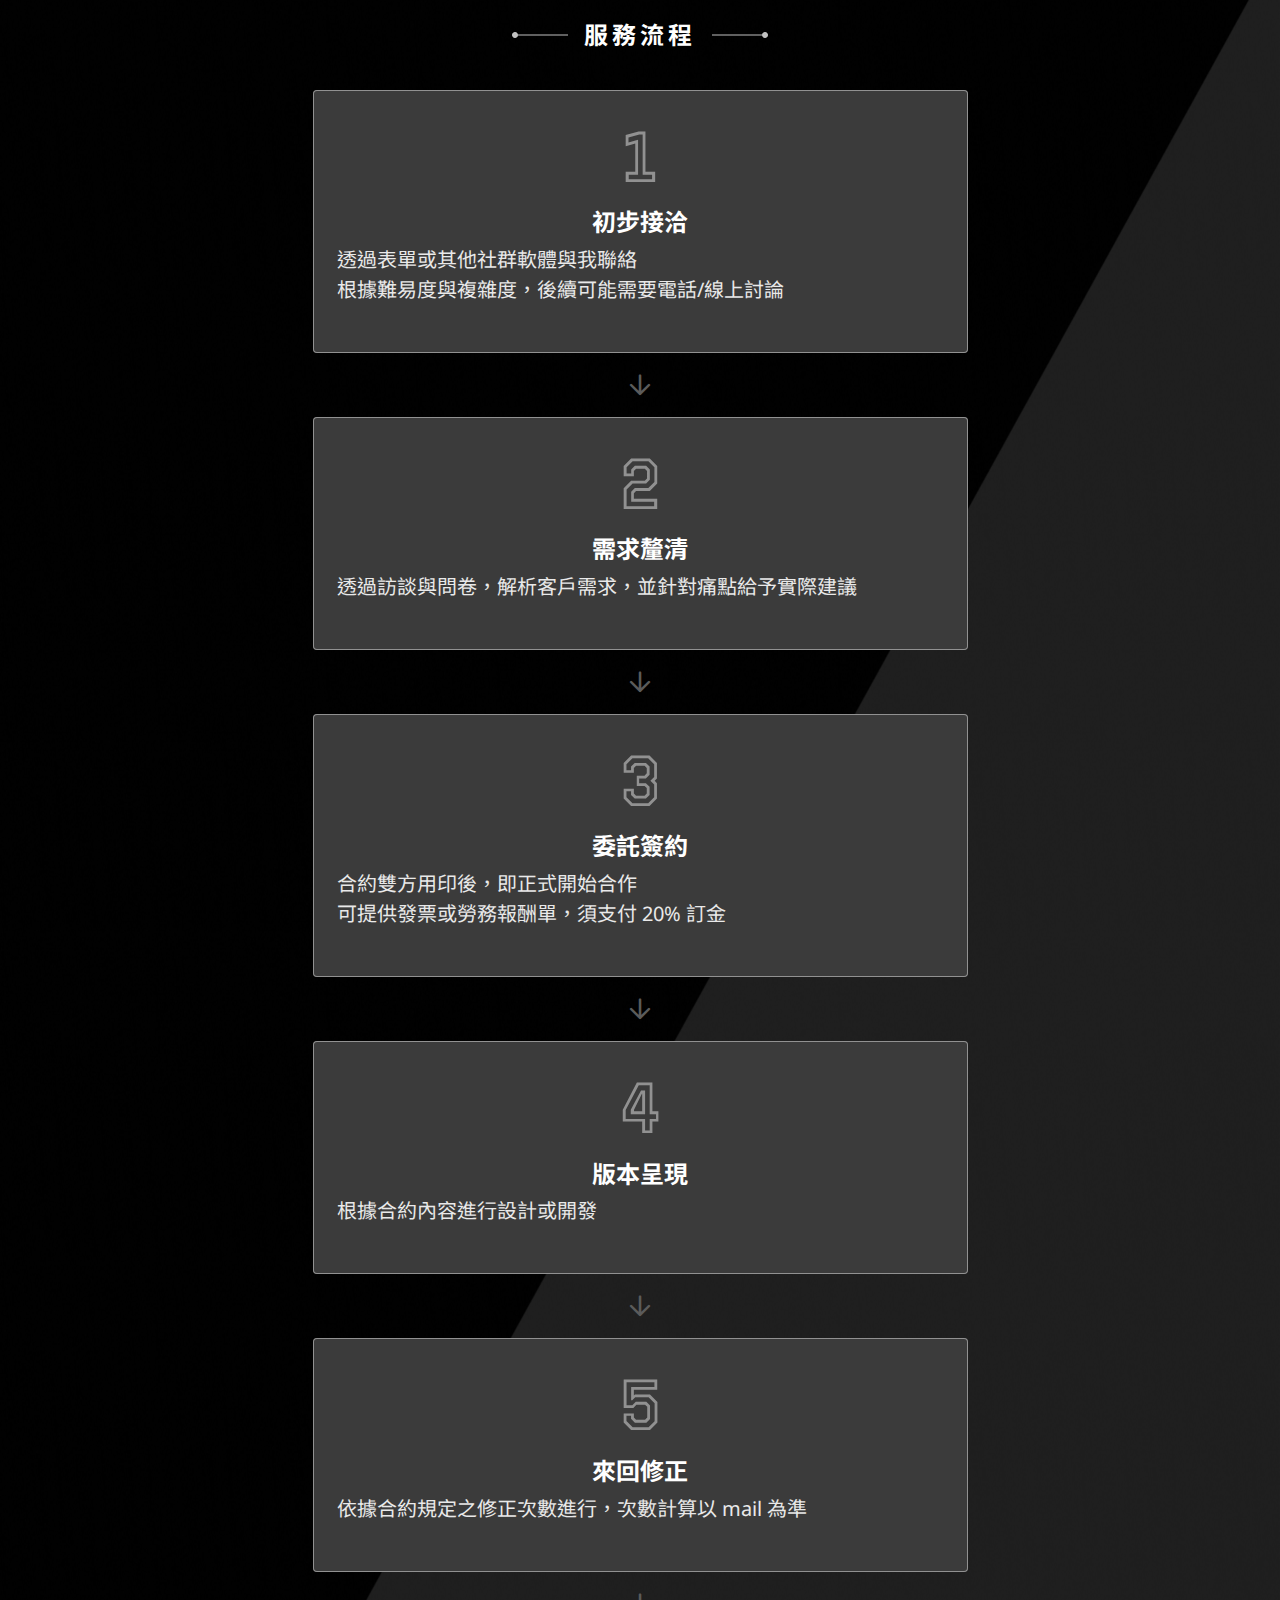
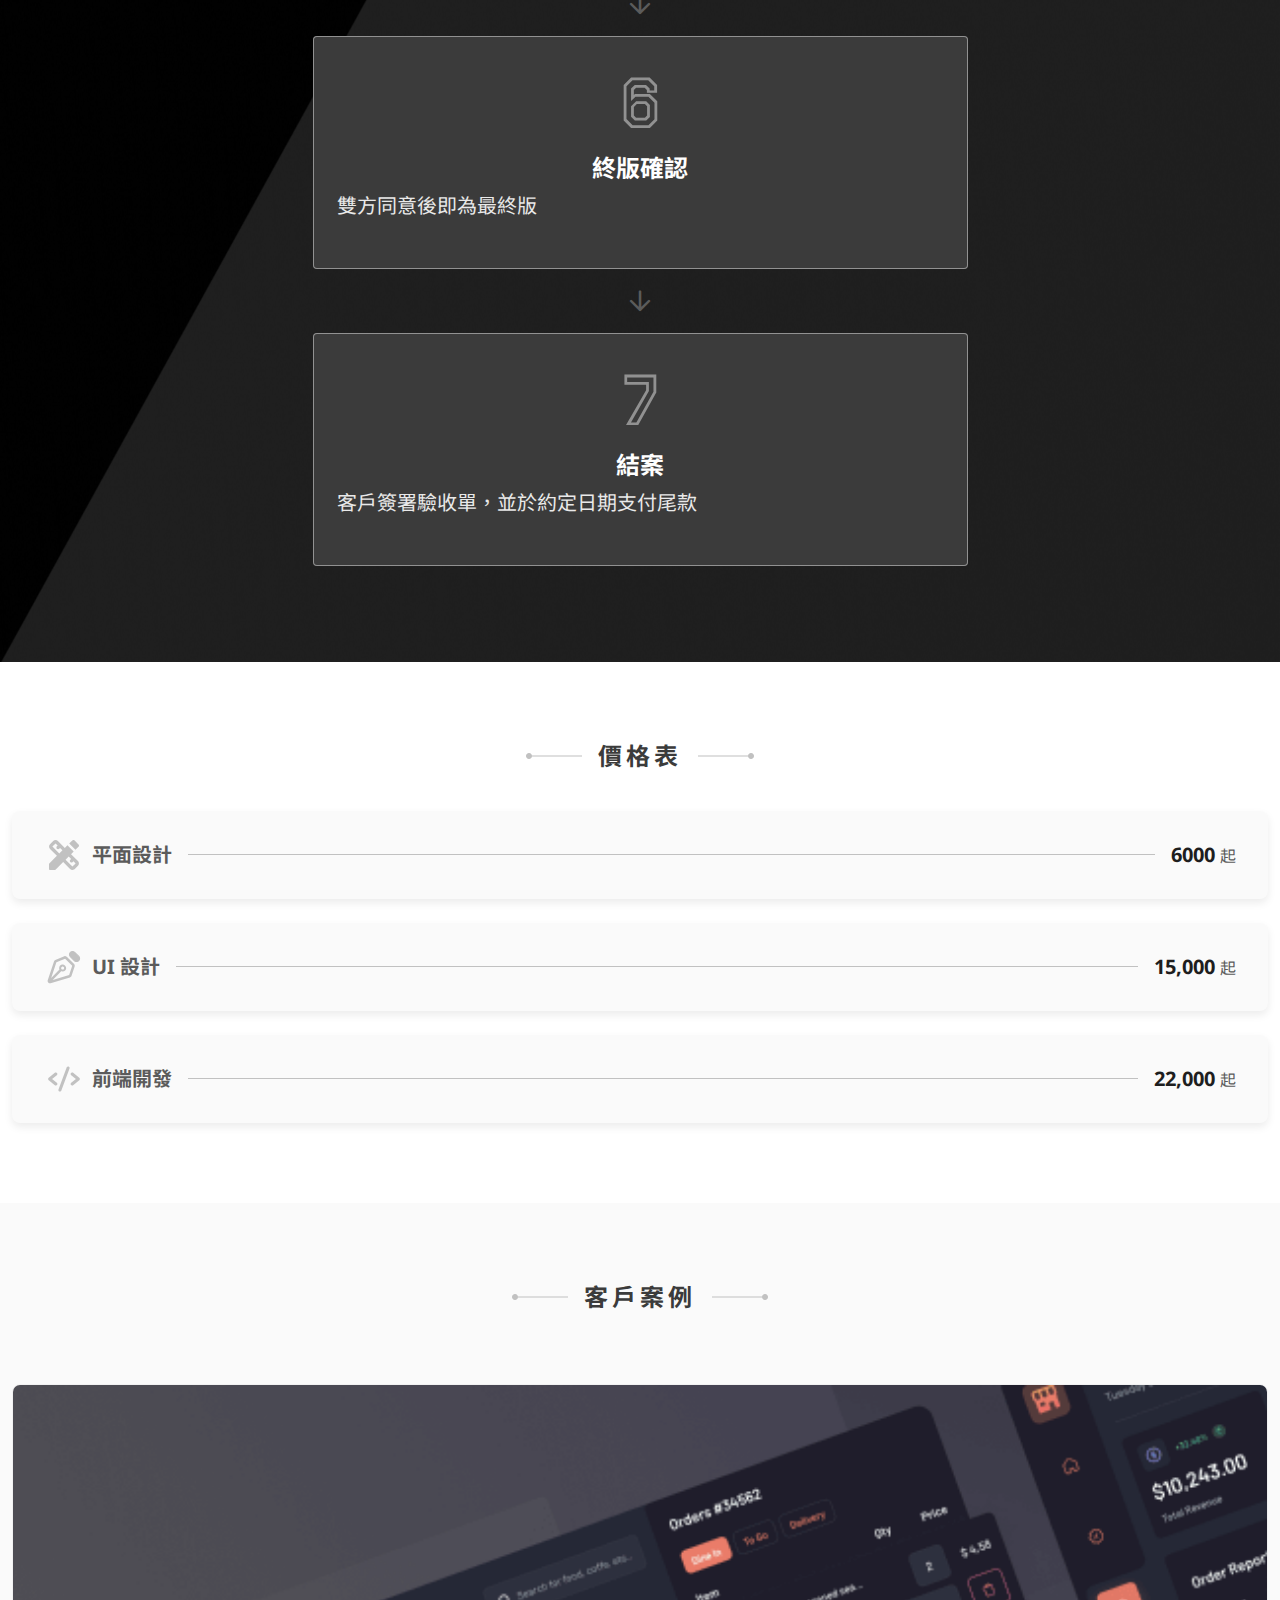
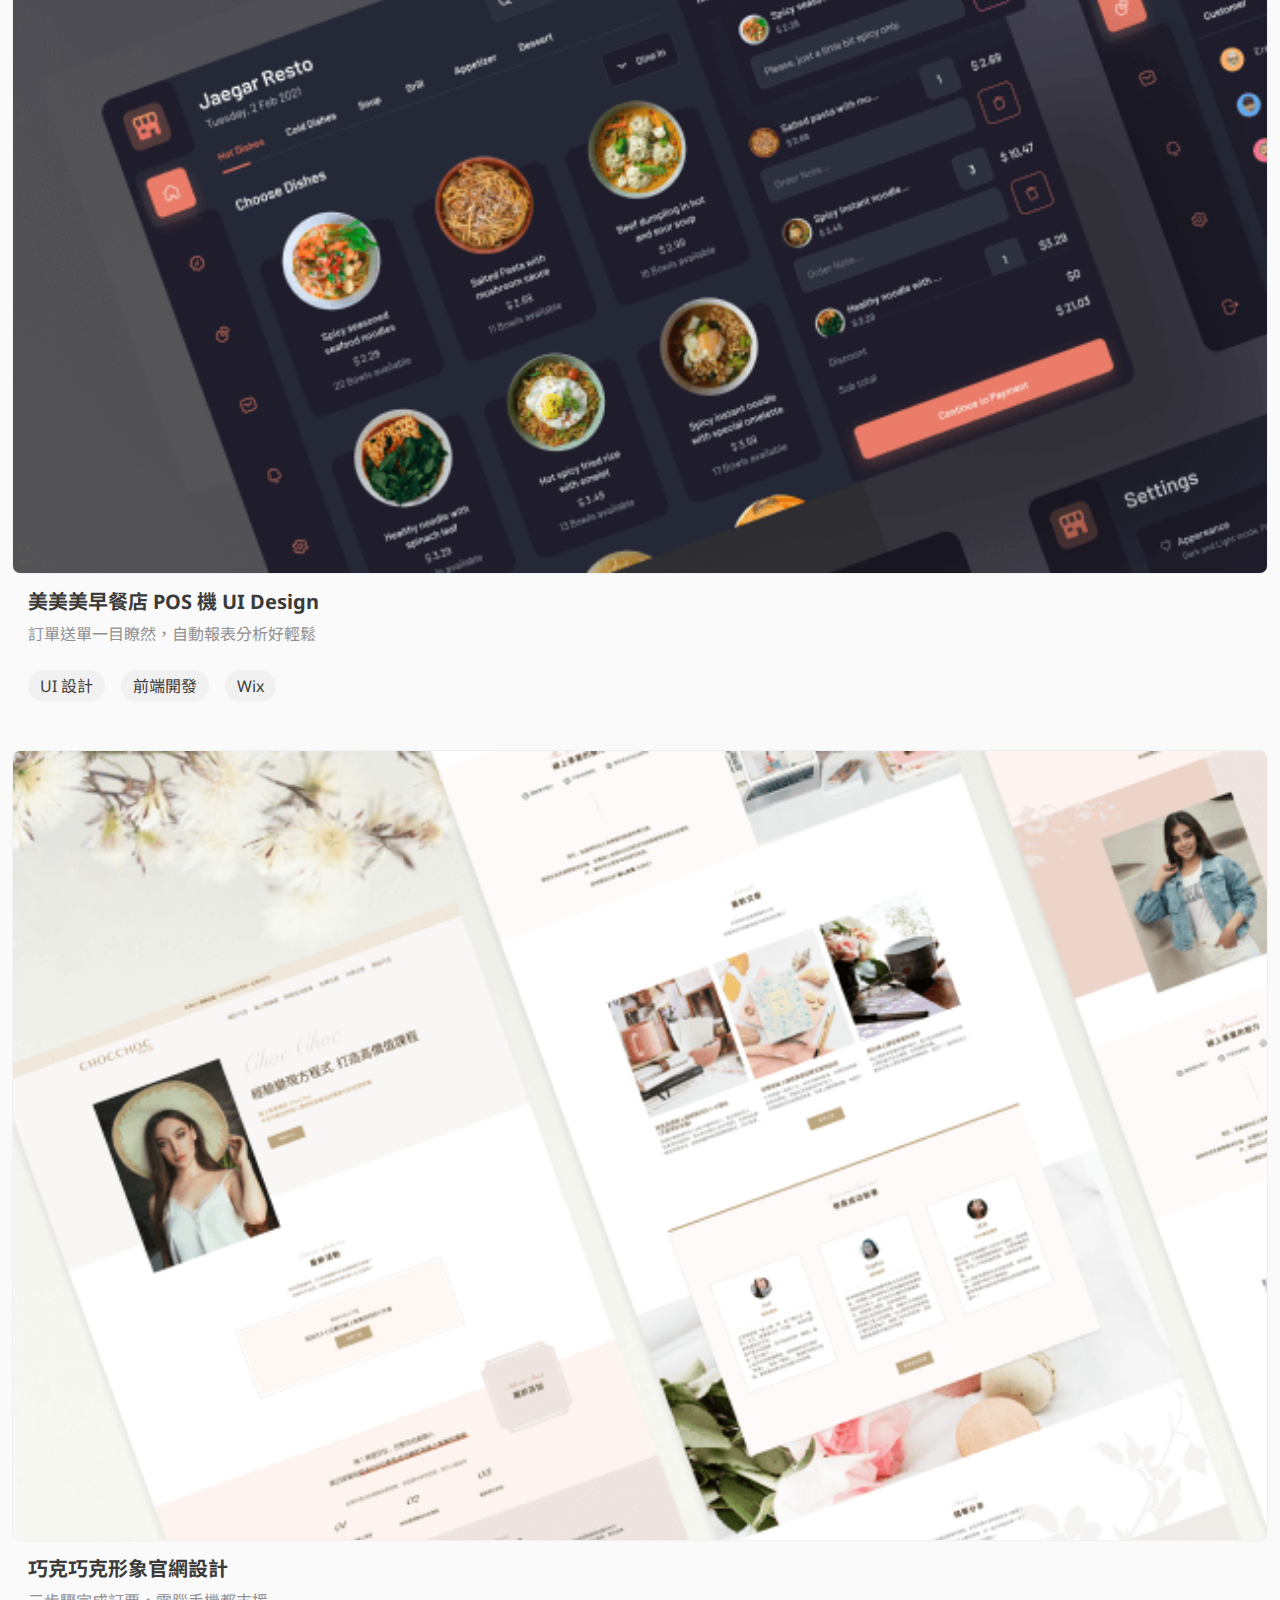
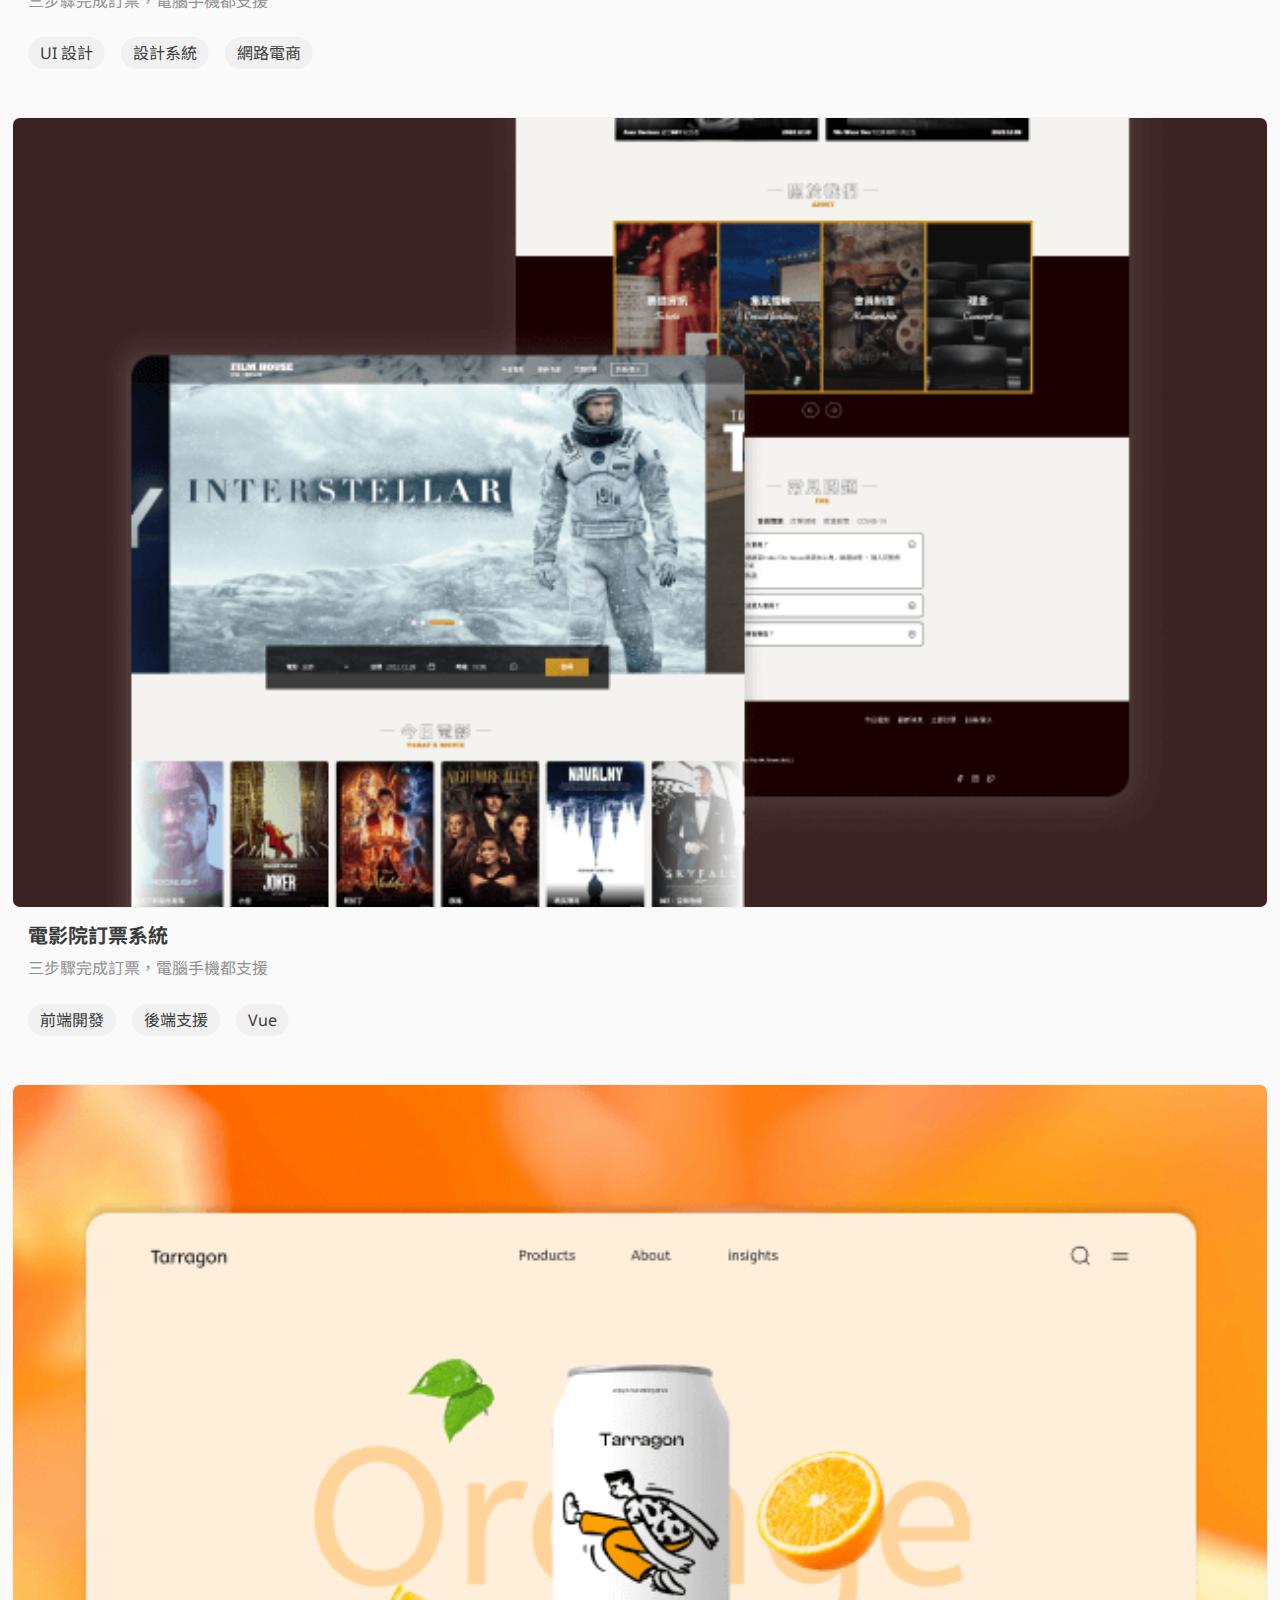
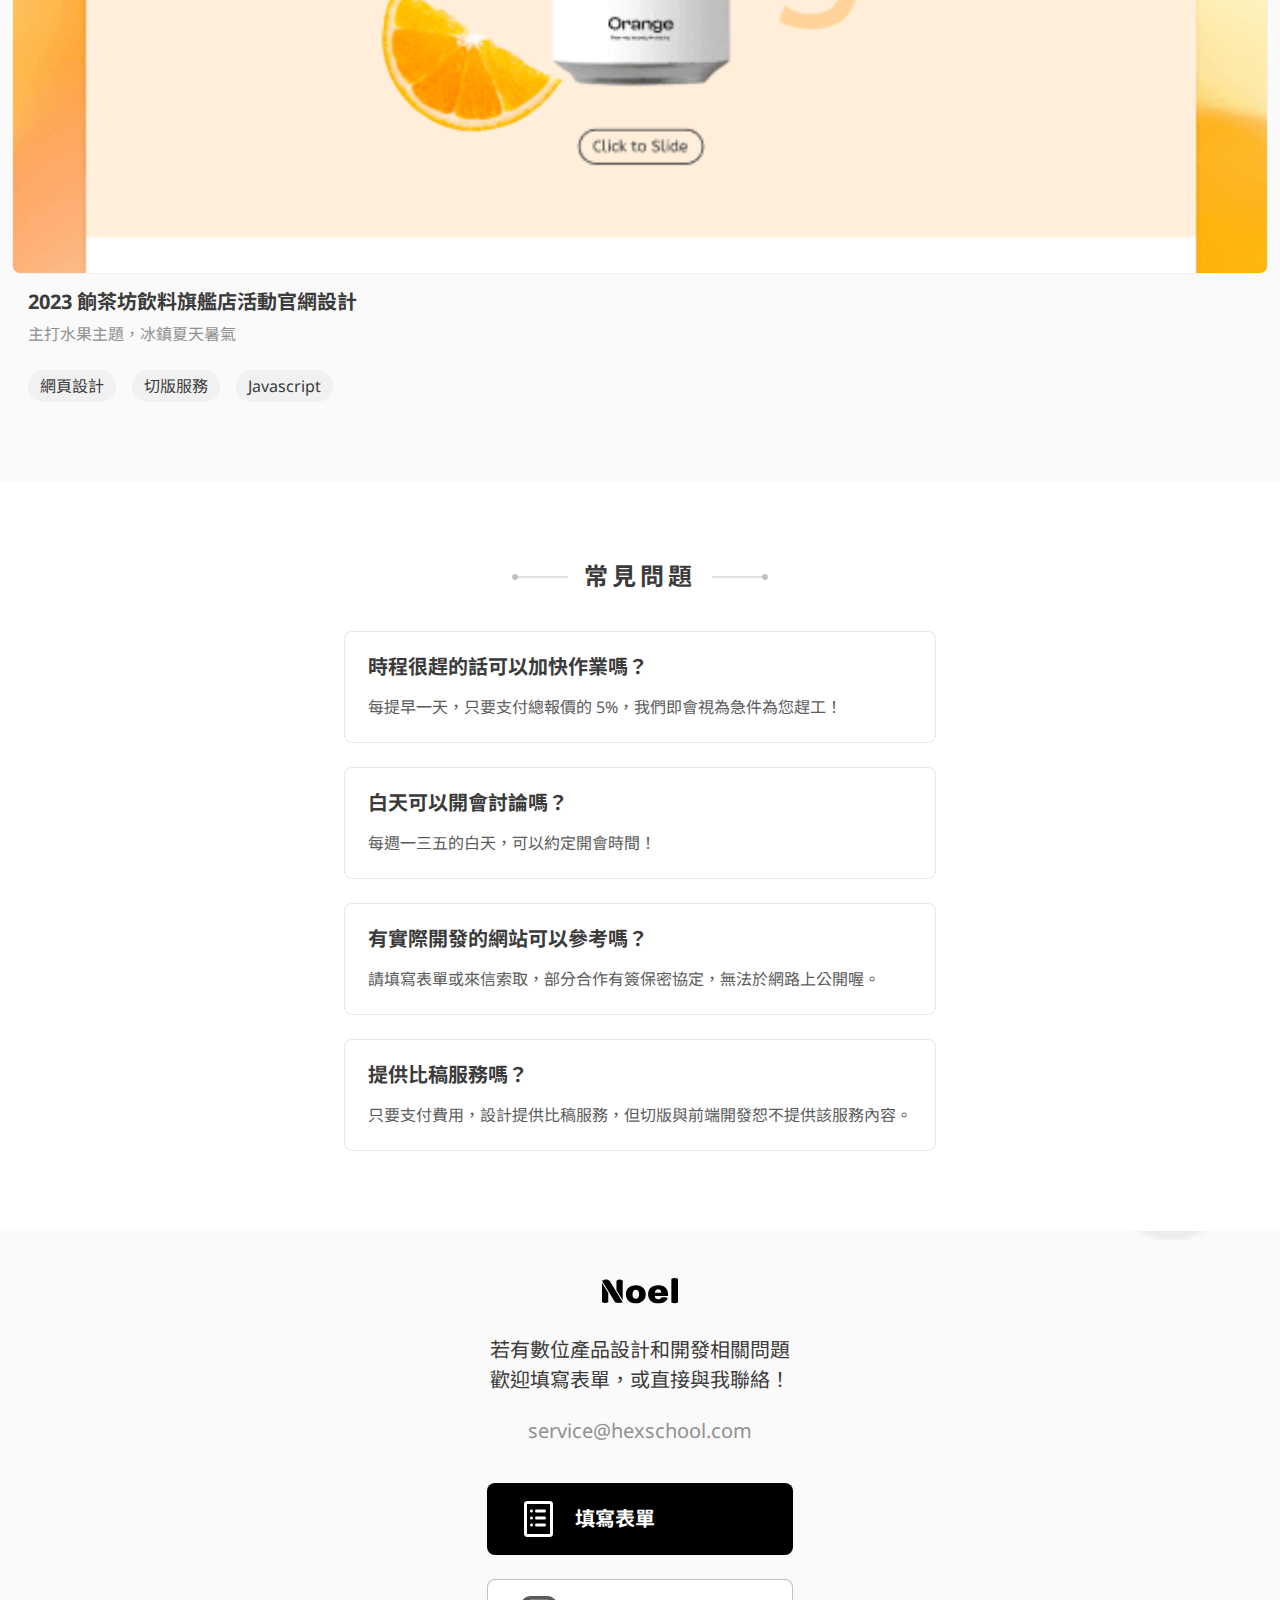
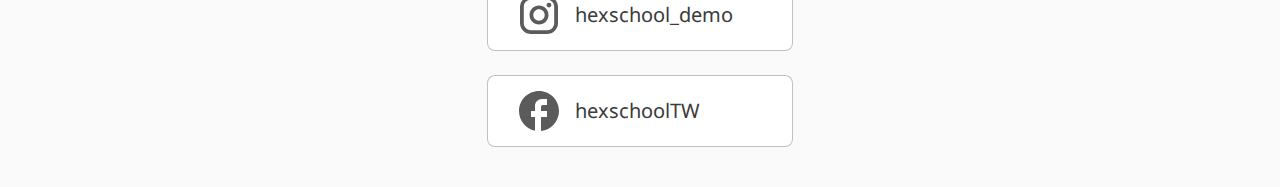
<file: service.html>
<!DOCTYPE html>
<html>
  <head>
    <meta charset="UTF-8" />
    <meta name="viewport" content="width=device-width, initial-scale=1.0" />
    <meta http-equiv="X-UA-Compatible" content="ie=edge" />
    <title>作品集｜Noel</title>
    <link rel="preconnect" href="https://fonts.googleapis.com" />
    <link rel="preconnect" href="https://fonts.gstatic.com" crossorigin />
    <link href="https://fonts.googleapis.com/css2?family=Noto+Sans+TC:wght@100..900&family=Noto+Sans:ital,wght@0,100..900;1,100..900&display=swap" rel="stylesheet"/>
    <link rel="stylesheet" href="https://fonts.googleapis.com/css2?family=Material+Symbols+Rounded:opsz,wght,FILL,GRAD@20..48,100..700,0..1,-50..200"/>
    <link href="https://fonts.googleapis.com/css2?family=Tourney:ital,wght@0,100..900;1,100..900&display=swap" rel="stylesheet">
    <link rel="stylesheet" href="css/service.css" />
    <script src="js/jquery-3.7.1.min.js"></script>
    <script src="js/all.js"></script>
  </head>

  <body>
    <header class="navbar">
      <div class="gl-container">
        <div class="nav-logo-wrap">
          <a href="index.html" class="nav-logo">
            <img src="image/logo.svg" alt="" />
          </a>
        </div>
        <ul class="nav-menu">
          <li>
            <a href="index.html" class="nav-menu-btn fz-6">首頁</a>
          </li>
          <li>
            <a href="portfolio.html" class="nav-menu-btn fz-6">作品集</a>
          </li>
          <li>
            <a href="service.html" class="nav-menu-btn fz-6 active">服務項目</a>
          </li>
          <li>
            <a href="blog.html" class="nav-menu-btn fz-6">部落格</a>
          </li>
          <li>
            <a href="#" class="nav-menu-btn fz-6">聯絡我</a>
          </li>
        </ul>
        <div class="nav-btn-wrap">
          <button class="nav-btn hide-desktop">
            <span class="material-symbols-rounded active">menu</span>
            <span class="material-symbols-rounded">close</span>
          </button>
        </div>
      </div>
    </header>

    <section class="gl-sec sec-service">
      <div class="gl-container">
        <h1 class="fz-h2 fw-title gl-title-deco">服務項目</h1>
        <ul class="service-list">
          <li class="fz-3 fw-title"><img src="image/service-item-visual.svg" alt="平面設計">平面設計</li>
          <li class="fz-3 fw-title"><img src="image/service-item-ui.svg" alt="UI 設計">UI 設計</li>
          <li class="fz-3 fw-title"><img src="image/service-item-html&css.svg" alt="切版服務">切版服務</li>
          <li class="fz-3 fw-title"><img src="image/service-item-front-end.svg" alt="前端開發">前端開發</li>
        </ul>
      </div>
    </section>

    <section class="gl-sec sec-process">
      <div class="gl-container">
        <h2 class="fz-h2 fw-title gl-title-deco gl-dark">服務流程</h2>
        <ul class="process-list">
          <li>
            <div class="process-item">
              <span class="process-number">1</span>
              <div class="process-content">
                <p class="fz-h3 fw-title">初步接洽</p>
                <p class="fz-5">透過表單或其他社群軟體與我聯絡<br>根據難易度與複雜度，後續可能需要電話/線上討論</p>
              </div>
            </div>
          </li>
          <li>
            <div class="process-item">
              <span class="process-number">2</span>
              <div class="process-content">
                <p class="fz-h3 fw-title">需求釐清</p>
                <p class="fz-5">透過訪談與問卷，解析客戶需求，並針對痛點給予實際建議</p>
              </div>
            </div>
          </li>
          <li>
            <div class="process-item">
              <span class="process-number">3</span>
              <div class="process-content">
                <p class="fz-h3 fw-title">委託簽約</p>
                <p class="fz-5">合約雙方用印後，即正式開始合作<br>可提供發票或勞務報酬單，須支付 20% 訂金</p>
              </div>
            </div>
          </li>
          <li>
            <div class="process-item">
              <span class="process-number">4</span>
              <div class="process-content">
                <p class="fz-h3 fw-title">版本呈現</p>
                <p class="fz-5">根據合約內容進行設計或開發</p>
              </div>
            </div>
          </li>
          <li>
            <div class="process-item">
              <span class="process-number">5</span>
              <div class="process-content">
                <p class="fz-h3 fw-title">來回修正</p>
                <p class="fz-5">依據合約規定之修正次數進行，次數計算以 mail 為準</p>
              </div>
            </div>
          </li>
          <li>
            <div class="process-item">
              <span class="process-number">6</span>
              <div class="process-content">
                <p class="fz-h3 fw-title">終版確認</p>
                <p class="fz-5">雙方同意後即為最終版</p>
              </div>
            </div>
          </li>
          <li>
            <div class="process-item">
              <span class="process-number">7</span>
              <div class="process-content">
                <p class="fz-h3 fw-title">結案</p>
                <p class="fz-5">客戶簽署驗收單，並於約定日期支付尾款</p>
              </div>
            </div>
          </li>
        </ul>
      </div>
    </section>

    <section class="gl-sec sec-price">
      <div class="gl-container">
        <h2 class="fz-h2 fw-title gl-title-deco">價格表</h2>
        <ul class="price-list">
          <li>
            <img src="image/price-item-visual.svg" alt="UI 設計">
            <p class="fz-3 fw-title">平面設計</p>
            <hr class="price-tag-divider">
            <p class="fz-2 fw-title">6000 <span class="fz-6">起</span></p>
          </li>
          <li>
            <img src="image/price-item-ui.svg" alt="UI 設計">
            <p class="fz-3 fw-title">UI 設計</p>
            <hr class="price-tag-divider">
            <p class="fz-2 fw-title">15,000 <span class="fz-6">起</span></p>
          </li>
          <li>
            <img src="image/price-item-front-end.svg" alt="UI 設計">
            <p class="fz-3 fw-title">前端開發</p>
            <hr class="price-tag-divider">
            <p class="fz-2 fw-title">22,000 <span class="fz-6">起</span></p>
          </li>
        </ul>
      </div>
    </section>

    <section class="gl-sec sec-portfolio">
      <div class="gl-container">
        <h2 class="fz-h2 fw-title gl-title-deco">客戶案例</h2>
        <ul class="portfolio-list">
          <li>
            <div class="portfolio-card">
              <img src="image/work-image4.png" class="portfolio-img" alt="美美美早餐店 POS 機 UI Design">
              <div class="portfolio-content-wrap">
                <div class="portfolio-content">
                  <h2 class="fz-h3 fw-title">美美美早餐店 POS 機 UI Design</h2>
                  <p class="fz-6">訂單送單一目瞭然，自動報表分析好輕鬆</p>
                </div>
                <div class="portfolio-tag-wrap">
                  <span class="gl-tag fz-6">UI 設計</span>
                  <span class="gl-tag fz-6">前端開發</span>
                  <span class="gl-tag fz-6">Wix</span>
                </div>
              </div>
            </div>
          </li>

          <li>
            <div class="portfolio-card">
              <img src="image/work-image6.png" class="portfolio-img" alt="巧克巧克形象官網設計">
              <div class="portfolio-content-wrap">
                <div class="portfolio-content">
                  <h2 class="fz-h3 fw-title">巧克巧克形象官網設計</h2>
                  <p class="fz-6">三步驟完成訂票，電腦手機都支援</p>
                </div>
                <div class="portfolio-tag-wrap">
                  <span class="gl-tag fz-6">UI 設計</span>
                  <span class="gl-tag fz-6">設計系統</span>
                  <span class="gl-tag fz-6">網路電商</span>
                </div>
              </div>
            </div>
          </li>
      
          <li>
            <div class="portfolio-card">
              <img src="image/work-image5.png" class="portfolio-img" alt="美美美早餐店 POS 機 UI Design">
              <div class="portfolio-content-wrap">
                <div class="portfolio-content">
                  <h2 class="fz-h3 fw-title">電影院訂票系統</h2>
                  <p class="fz-6">三步驟完成訂票，電腦手機都支援</p>
                </div>
                <div class="portfolio-tag-wrap">
                  <span class="gl-tag fz-6">前端開發</span>
                  <span class="gl-tag fz-6">後端支援</span>
                  <span class="gl-tag fz-6">Vue</span>
                </div>
              </div>
            </div>
          </li>
      
          <li>
            <div class="portfolio-card">
              <img src="image/work-image7.png" class="portfolio-img" alt="2023 餉茶坊飲料旗艦店活動官網設計">
              <div class="portfolio-content-wrap">
                <div class="portfolio-content">
                  <h2 class="fz-h3 fw-title">2023 餉茶坊飲料旗艦店活動官網設計</h2>
                  <p class="fz-6">主打水果主題，冰鎮夏天暑氣</p>
                </div>
                <div class="portfolio-tag-wrap">
                  <span class="gl-tag fz-6">網頁設計</span>
                  <span class="gl-tag fz-6">切版服務</span>
                  <span class="gl-tag fz-6">Javascript</span>
                </div>
              </div>
            </div>
          </li>
          
        </ul>
      </div>
    </section>

    <section class="gl-sec sec-faq">
      <div class="gl-container">
        <h2 class="fz-h2 fw-title gl-title-deco">常見問題</h2>
        <ul class="faq-list">
          <li class="faq-item">
            <p class="fz-h4 fw-title">時程很趕的話可以加快作業嗎？</p>
            <p class="fz-5">每提早一天，只要支付總報價的 5%，我們即會視為急件為您趕工！</p>
          </li>
          <li class="faq-item">
            <p class="fz-h4 fw-title">白天可以開會討論嗎？</p>
            <p class="fz-5">每週一三五的白天，可以約定開會時間！</p>
          </li>
          <li class="faq-item">
            <p class="fz-h4 fw-title">有實際開發的網站可以參考嗎？</p>
            <p class="fz-5">請填寫表單或來信索取，部分合作有簽保密協定，無法於網路上公開喔。</p>
          </li>
          <li class="faq-item">
            <p class="fz-h4 fw-title">提供比稿服務嗎？</p>
            <p class="fz-5">只要支付費用，設計提供比稿服務，但切版與前端開發恕不提供該服務內容。</p>
          </li>
        </ul>
      </div>
    </section>

    <footer class="footer">
      <div class="gl-container">
        <div class="footer-content">
          <img src="image/logo.svg" alt="Logo 圖片" />
          <p class="fz-5">若有數位產品設計和開發相關問題<br />歡迎填寫表單，或直接與我聯絡！</p>
          <a href="mailto:service@hexschool.com" class="fz-h5">service@hexschool.com</a>
        </div>
        <div class="footer-btn-wrap">
          <a class="footer-btn fz-5 fw-title main">
            <img src="image/list.svg" alt="列表圖示" />
            填寫表單
          </a>
          <a class="footer-btn fz-5">
            <img src="image/instagram.svg" alt="Instagram 圖示" />
            hexschool_demo
          </a>
          <a class="footer-btn fz-5">
            <img src="image/facebook.svg" alt="Facebook 圖示" />
            hexschoolTW
          </a>
        </div>
      </div>
    </footer>

    <div class="gl-overlay"></div>
  </body>
</file>
<file: css/index.css>
* {
  -webkit-box-sizing: border-box;
          box-sizing: border-box;
}

body {
  min-height: 100dvh;
}

html, body, main, article, nav, aside, section,
header, footer, address, div,
h1, h2, h3, h4, h5, h6, p, blockquote, ol, ul, li, dl, dt, dd,
hr, pre, figure, figcaption,
table, caption, thead, tbody, tfoot, tr, th, td, col, colgroup,
form, fieldset, legend, label, input, button, select, datalist,
optgroup, option, textarea, progress, meter,
img, iframe, embed, object, param, video, audio, source,
canvas, track, map, area, del, ins,
a, em, strong, i, b, u, s, small, abbr, q, cite, dfn, sub, sup,
time, code, kbd, samp, var, bdi, bdo, ruby, rt, rp, wbr,
mark, span, br {
  margin: 0;
  padding: 0;
  font-size: 100%;
  font-style: normal;
  font-weight: normal;
  vertical-align: center;
  background: transparent;
  border: none;
}

button,
select,
textarea,
input {
  color: inherit;
  font-family: inherit;
  max-width: 100%;
}
a {
  text-decoration: none;
}
a img,
a svg {
  display: block;
  border: none;
}

li {
  list-style: none;
}

hr {
  border: 0;
}

table {
  border-collapse: collapse;
  border-spacing: 0;
}

caption,
th,
td {
  text-align: left;
}

:after,
:before {
  -webkit-box-sizing: inherit;
          box-sizing: inherit;
}

.fz-h1 {
  font-size: 40px;
  font-weight: 400;
  line-height: 1.2;
}

.fz-h2 {
  font-size: 32px;
  font-weight: 400;
  line-height: 1.2;
}

.fz-h3 {
  font-size: 28px;
  font-weight: 400;
  line-height: 1.2;
}

.fz-h4 {
  font-size: 24px;
  font-weight: 400;
  line-height: 1.2;
}

.fz-h5 {
  font-size: 20px;
  font-weight: 400;
  line-height: 1.2;
}

.fz-h6 {
  font-size: 16px;
  font-weight: 400;
  line-height: 1.2;
}

.fz-1 {
  font-size: 40px;
  font-weight: 400;
}

.fz-2 {
  font-size: 32px;
  font-weight: 400;
}

.fz-3 {
  font-size: 28px;
  font-weight: 400;
}

.fz-4 {
  font-size: 24px;
  font-weight: 400;
}

.fz-5 {
  font-size: 20px;
  font-weight: 400;
}

.fz-6 {
  font-size: 16px;
  font-weight: 400;
}

.fw-title {
  font-weight: 700;
}

* {
  font-family: "Noto Sans", "Noto Sans TC", system-ui, -apple-system, BlinkMacSystemFont, "Segoe UI", Roboto, Oxygen, Ubuntu, Cantarell, "Open Sans", "Helvetica Neue", sans-serif;
  -webkit-font-smoothing: antialiased;
  -moz-osx-font-smoothing: grayscale;
  line-height: 1.5;
}

.gl-sec {
  padding: 120px 0;
}
@media (width < 1328px) {
  .gl-sec {
    padding: 80px 12px;
  }
}

.gl-container {
  display: -webkit-box;
  display: -ms-flexbox;
  display: flex;
  -webkit-box-orient: vertical;
  -webkit-box-direction: normal;
      -ms-flex-direction: column;
          flex-direction: column;
  -webkit-box-pack: center;
      -ms-flex-pack: center;
          justify-content: center;
  -webkit-box-align: center;
      -ms-flex-align: center;
          align-items: center;
  gap: 80px;
  width: 100%;
  max-width: 1296px;
  margin: auto;
}
@media (width < 1328px) {
  .gl-container {
    gap: 40px;
  }
}

.gl-title-deco {
  display: -webkit-box;
  display: -ms-flexbox;
  display: flex;
  -webkit-box-align: center;
      -ms-flex-align: center;
          align-items: center;
  gap: 16px;
  letter-spacing: 4px;
  color: #3B3B3B;
}
@media (width < 1328px) {
  .gl-title-deco {
    font-size: 24px;
  }
}
.gl-title-deco::before {
  content: "";
  display: block;
  width: 100px;
  height: 6px;
  background-image: url(../image/title-deco-left-lg.png);
  background-position: center;
}
@media (width < 1328px) {
  .gl-title-deco::before {
    width: 56px;
    background-position: left center;
  }
}
.gl-title-deco::after {
  content: "";
  display: block;
  width: 100px;
  height: 6px;
  background-image: url(../image/title-deco-right-lg.png);
  background-position: center;
}
@media (width < 1328px) {
  .gl-title-deco::after {
    width: 56px;
    background-position: right center;
  }
}

.gl-title-deco.gl-dark {
  color: #FFFFFF;
}

.gl-content-deco {
  padding: 0 4px;
  background-image: url(../image/mark.png);
  background-repeat: no-repeat;
  background-size: 100%;
  background-position: center bottom;
}

.gl-btn {
  display: -webkit-box;
  display: -ms-flexbox;
  display: flex;
  -webkit-box-align: center;
      -ms-flex-align: center;
          align-items: center;
  gap: 8px;
  width: -webkit-fit-content;
  width: -moz-fit-content;
  width: fit-content;
  padding: 16px 32px;
  color: white;
  background: #000000;
  border-radius: 5px;
}
.gl-btn:hover {
  background: rgba(0, 0, 0, 0.6);
}
@media (width < 1328px) {
  .gl-btn {
    padding: 8px 16px;
  }
}

.gl-tag {
  display: inline-block;
  padding: 4px 12px;
  border-radius: 16px;
  color: #3B3B3B;
  background: #F1F1F1;
}

.gl-pagination {
  display: -webkit-box;
  display: -ms-flexbox;
  display: flex;
  gap: 16px;
}
.gl-pagination a {
  display: -webkit-box;
  display: -ms-flexbox;
  display: flex;
  -webkit-box-pack: center;
      -ms-flex-pack: center;
          justify-content: center;
  -webkit-box-align: center;
      -ms-flex-align: center;
          align-items: center;
  width: 40px;
  height: 40px;
  text-align: center;
  border-radius: 4px;
  color: #3B3B3B;
}
.gl-pagination a.active {
  color: #FFFFFF;
  background: #000000;
}
.gl-pagination a:hover {
  background: #F1F1F1;
}

.gl-overlay {
  display: none;
  height: 100dvh;
  width: 100%;
  background: rgba(0, 0, 0, 0.7);
  position: fixed;
  top: 0;
  left: 0;
  z-index: 1;
}
@media (width < 1328px) {
  .gl-overlay.active {
    display: block;
  }
}

body.js-menu-active {
  overflow: hidden;
  height: 100%;
}

.navbar {
  -webkit-box-shadow: 0 -1px 0 0 inset #F1F1F1;
          box-shadow: 0 -1px 0 0 inset #F1F1F1;
  background-color: #FFFFFF;
  position: sticky;
  top: 0;
  z-index: 10;
}

.navbar .gl-container {
  display: -webkit-box;
  display: -ms-flexbox;
  display: flex;
  -webkit-box-orient: horizontal;
  -webkit-box-direction: normal;
      -ms-flex-direction: row;
          flex-direction: row;
  -webkit-box-pack: justify;
      -ms-flex-pack: justify;
          justify-content: space-between;
  padding: 32px 0;
}
@media (width < 1328px) {
  .navbar .gl-container {
    height: 56px;
    padding: 8px 12px;
  }
}

.nav-logo-wrap, .nav-btn-wrap {
  -ms-flex-preferred-size: 100px;
      flex-basis: 100px;
  display: -webkit-box;
  display: -ms-flexbox;
  display: flex;
  -webkit-box-align: center;
      -ms-flex-align: center;
          align-items: center;
}

.nav-logo {
  display: block;
  cursor: pointer;
}

.nav-menu {
  display: -webkit-box;
  display: -ms-flexbox;
  display: flex;
  -webkit-box-pack: center;
      -ms-flex-pack: center;
          justify-content: center;
  -webkit-box-align: center;
      -ms-flex-align: center;
          align-items: center;
  gap: 40px;
}
.nav-menu.active {
  display: -webkit-box;
  display: -ms-flexbox;
  display: flex;
}
@media (width < 1328px) {
  .nav-menu {
    display: none;
    width: 100%;
    min-width: 100%;
    -webkit-box-orient: vertical;
    -webkit-box-direction: normal;
        -ms-flex-direction: column;
            flex-direction: column;
    -ms-flex-item-align: start;
        -ms-grid-row-align: start;
        align-self: start;
    gap: 24px;
    background: #FFFFFF;
    padding: 40px 0;
  }
  .nav-menu.active {
    display: -webkit-box;
    display: -ms-flexbox;
    display: flex;
    position: fixed;
    top: 56px;
    left: 0;
    z-index: 10;
  }
}

.nav-menu-btn {
  display: block;
  color: #000000;
  padding: 4px 8px;
  position: relative;
}
.nav-menu-btn:hover, .nav-menu-btn.active {
  display: -webkit-box;
  display: -ms-flexbox;
  display: flex;
  -webkit-box-align: center;
      -ms-flex-align: center;
          align-items: center;
  font-weight: 700;
}
.nav-menu-btn:hover::before, .nav-menu-btn:hover::after, .nav-menu-btn.active::before, .nav-menu-btn.active::after {
  content: "";
  display: inline-block;
  width: 9px;
  height: 32px;
  background-image: url(../image/nav-item-deco-left.png);
  background-size: contain;
  background-repeat: no-repeat;
  position: absolute;
  left: -1px;
}
.nav-menu-btn:hover::after, .nav-menu-btn.active::after {
  background-image: url(../image/nav-item-deco-right.png);
  left: auto;
  right: -1px;
}

.nav-btn-wrap {
  -webkit-box-pack: end;
      -ms-flex-pack: end;
          justify-content: flex-end;
}

.nav-btn {
  width: 40px;
  height: 40px;
  vertical-align: center;
  cursor: pointer;
}
.nav-btn .material-symbols-rounded {
  display: none;
  font-size: 40px;
  line-height: 40px;
}
.nav-btn .material-symbols-rounded.active {
  display: block;
}

.hp-hero {
  width: 100%;
  overflow: hidden;
}
.hp-hero .gl-container {
  display: -webkit-box;
  display: -ms-flexbox;
  display: flex;
  -webkit-box-orient: horizontal;
  -webkit-box-direction: normal;
      -ms-flex-direction: row;
          flex-direction: row;
  -webkit-box-pack: justify;
      -ms-flex-pack: justify;
          justify-content: space-between;
  -webkit-box-align: center;
      -ms-flex-align: center;
          align-items: center;
  gap: 24px;
}
@media (width < 1328px) {
  .hp-hero .gl-container {
    -webkit-box-orient: vertical;
    -webkit-box-direction: reverse;
        -ms-flex-direction: column-reverse;
            flex-direction: column-reverse;
    gap: 0;
  }
}

@media (width < 1328px) {
  .hero-content {
    padding: 40px 0;
  }
}
.hero-content .fz-h1 {
  color: #3B3B3B;
  margin-bottom: 24px;
}
@media (width < 1328px) {
  .hero-content .fz-h1 {
    font-size: 32px;
    text-align: center;
  }
}
.hero-content .fz-5 {
  color: #5B5B5B;
  margin-bottom: 16px;
}
@media (width < 1328px) {
  .hero-content .fz-5 {
    text-align: center;
  }
}
.hero-content .fz-6 {
  color: #C1C1C1;
  margin-bottom: 60px;
}
@media (width < 1328px) {
  .hero-content .fz-6 {
    margin-bottom: 24px;
    text-align: center;
  }
}

.hero-social-media {
  display: -webkit-box;
  display: -ms-flexbox;
  display: flex;
  -webkit-box-orient: horizontal;
  -webkit-box-direction: normal;
      -ms-flex-direction: row;
          flex-direction: row;
  -webkit-box-pack: start;
      -ms-flex-pack: start;
          justify-content: flex-start;
  -webkit-box-align: center;
      -ms-flex-align: center;
          align-items: center;
  gap: 16px;
}
@media (width < 1328px) {
  .hero-social-media {
    -webkit-box-pack: center;
        -ms-flex-pack: center;
            justify-content: center;
  }
  .hero-social-media img {
    width: 40px;
    height: 40px;
  }
}

.hero-img {
  width: 842px;
  overflow: visible;
}
@media (width < 1328px) {
  .hero-img {
    width: 100%;
  }
  .hero-img img {
    width: 100%;
  }
}

.hp-portfolio {
  display: -webkit-box;
  display: -ms-flexbox;
  display: flex;
  -webkit-box-orient: vertical;
  -webkit-box-direction: normal;
      -ms-flex-direction: column;
          flex-direction: column;
  -webkit-box-pack: center;
      -ms-flex-pack: center;
          justify-content: center;
  -webkit-box-align: center;
      -ms-flex-align: center;
          align-items: center;
  gap: 80px;
  padding-top: 120px;
}
@media (width < 1328px) {
  .hp-portfolio {
    padding: 40px 0 80px;
  }
}

.portfolio-list {
  width: 100%;
}
@media (width < 1328px) {
  .portfolio-list {
    display: -webkit-box;
    display: -ms-flexbox;
    display: flex;
    -webkit-box-orient: vertical;
    -webkit-box-direction: normal;
        -ms-flex-direction: column;
            flex-direction: column;
    -webkit-box-pack: center;
        -ms-flex-pack: center;
            justify-content: center;
    -webkit-box-align: center;
        -ms-flex-align: center;
            align-items: center;
    gap: 48px;
  }
}

.portfolio-wrap {
  width: 100%;
  height: 800px;
}
@media (width < 1328px) {
  .portfolio-wrap {
    height: auto;
  }
}

.portfolio-wrap .gl-container {
  display: -webkit-box;
  display: -ms-flexbox;
  display: flex;
  -webkit-box-orient: horizontal;
  -webkit-box-direction: normal;
      -ms-flex-direction: row;
          flex-direction: row;
  -webkit-box-pack: justify;
      -ms-flex-pack: justify;
          justify-content: space-between;
  -webkit-box-align: center;
      -ms-flex-align: center;
          align-items: center;
  gap: 24px;
}
@media (width < 1328px) {
  .portfolio-wrap .gl-container {
    width: 100%;
    -webkit-box-orient: vertical;
    -webkit-box-direction: normal;
        -ms-flex-direction: column;
            flex-direction: column;
  }
}
.portfolio-wrap:nth-child(2) .gl-container {
  -webkit-box-orient: horizontal;
  -webkit-box-direction: reverse;
      -ms-flex-direction: row-reverse;
          flex-direction: row-reverse;
}
@media (width < 1328px) {
  .portfolio-wrap:nth-child(2) .gl-container {
    -webkit-box-orient: vertical;
    -webkit-box-direction: normal;
        -ms-flex-direction: column;
            flex-direction: column;
  }
}

.portfolio-img {
  display: -webkit-box;
  display: -ms-flexbox;
  display: flex;
  -webkit-box-orient: horizontal;
  -webkit-box-direction: normal;
      -ms-flex-direction: row;
          flex-direction: row;
  -webkit-box-pack: center;
      -ms-flex-pack: center;
          justify-content: center;
  -webkit-box-align: center;
      -ms-flex-align: center;
          align-items: center;
  height: 800px;
}

.portfolio-wrap:first-child {
  background: url(../image/homepage-work1-bg.png) center no-repeat;
  background-size: cover;
}
@media (width < 1328px) {
  .portfolio-wrap:first-child {
    background: none;
  }
}
.portfolio-wrap:nth-child(2) {
  background: -webkit-gradient(linear, left top, right top, from(rgba(0, 0, 0, 0.5)), color-stop(50%, rgba(0, 0, 0, 0.5)), color-stop(50%, rgba(0, 0, 0, 0))), url(../image/homepage-work2-lg.png) center no-repeat;
  background: linear-gradient(90deg, rgba(0, 0, 0, 0.5) 0%, rgba(0, 0, 0, 0.5) 50%, rgba(0, 0, 0, 0) 50%), url(../image/homepage-work2-lg.png) center no-repeat;
  background-size: cover;
}
@media (width < 1328px) {
  .portfolio-wrap:nth-child(2) {
    background: none;
  }
}
.portfolio-wrap:last-child {
  background: -webkit-gradient(linear, left bottom, left top, from(rgba(0, 0, 0, 0.5)), to(rgba(0, 0, 0, 0.5))), url(../image/homepage-work3-bg.png) center no-repeat;
  background: linear-gradient(0deg, rgba(0, 0, 0, 0.5) 0%, rgba(0, 0, 0, 0.5) 100%), url(../image/homepage-work3-bg.png) center no-repeat;
  background-size: cover;
}
@media (width < 1328px) {
  .portfolio-wrap:last-child {
    background: none;
  }
}

@media (width < 1328px) {
  .portfolio-wrap .portfolio-img {
    width: 100%;
    height: 390px;
    padding: 0 40px;
    background-size: cover;
    background-position: center;
  }
  .portfolio-wrap .portfolio-img img {
    width: 100%;
    max-width: 295px;
  }
}
@media (width < 1328px) {
  .portfolio-wrap:first-child .portfolio-img {
    background-image: url(../image/homepage-work1-bg.png);
  }
}
.portfolio-wrap:first-child .portfolio-img img {
  -ms-flex-item-align: end;
      -ms-grid-row-align: end;
      align-self: end;
}
@media (width < 1328px) {
  .portfolio-wrap:nth-child(2) .portfolio-img {
    background-image: url(../image/homepage-work2-sm.png);
  }
}
@media (width < 1328px) {
  .portfolio-wrap:last-child .portfolio-img {
    background-image: url(../image/homepage-work3-bg.png);
  }
}

.portfolio-content {
  width: 526px;
  padding: 80px 40px 56px;
  border-radius: 24px;
  background: rgba(255, 255, 255, 0.1);
  -webkit-backdrop-filter: blur(4px);
          backdrop-filter: blur(4px);
}
@media (width < 1328px) {
  .portfolio-content {
    width: 100%;
    padding: 0 24px;
    -webkit-backdrop-filter: none;
            backdrop-filter: none;
  }
}
.portfolio-content .gl-btn {
  margin: auto;
}

.portfolio-content .fz-h3 {
  color: #FFFFFF;
  margin-bottom: 8px;
}
@media (width < 1328px) {
  .portfolio-content .fz-h3 {
    color: #1E1E1E;
    text-align: center;
    font-size: 20px;
  }
}
.portfolio-content p.fz-6 {
  color: #FFFFFF;
  margin-bottom: 24px;
}
@media (width < 1328px) {
  .portfolio-content p.fz-6 {
    color: #5B5B5B;
    margin-bottom: 16px;
    text-align: center;
  }
}

.portfolio-tag-wrap {
  display: -webkit-box;
  display: -ms-flexbox;
  display: flex;
  -webkit-box-orient: horizontal;
  -webkit-box-direction: normal;
      -ms-flex-direction: row;
          flex-direction: row;
  -webkit-box-pack: start;
      -ms-flex-pack: start;
          justify-content: flex-start;
  -webkit-box-align: center;
      -ms-flex-align: center;
          align-items: center;
  gap: 16px;
  padding-bottom: 40px;
  -webkit-box-shadow: 0 -1px 0 0 inset #FFFFFF;
          box-shadow: 0 -1px 0 0 inset #FFFFFF;
  margin-bottom: 40px;
}
@media (width < 1328px) {
  .portfolio-tag-wrap {
    -webkit-box-pack: center;
        -ms-flex-pack: center;
            justify-content: center;
    gap: 8px;
    padding: 0;
    -webkit-box-shadow: none;
            box-shadow: none;
    margin-bottom: 20px;
  }
}

.sec-service .gl-container {
  display: -webkit-box;
  display: -ms-flexbox;
  display: flex;
  -webkit-box-orient: vertical;
  -webkit-box-direction: normal;
      -ms-flex-direction: column;
          flex-direction: column;
  -webkit-box-pack: center;
      -ms-flex-pack: center;
          justify-content: center;
  -webkit-box-align: center;
      -ms-flex-align: center;
          align-items: center;
  gap: 80px;
}
@media (width < 1328px) {
  .sec-service .gl-container {
    gap: 40px;
  }
}

.service-list {
  display: -webkit-box;
  display: -ms-flexbox;
  display: flex;
  -webkit-box-orient: horizontal;
  -webkit-box-direction: normal;
      -ms-flex-direction: row;
          flex-direction: row;
  -webkit-box-pack: center;
      -ms-flex-pack: center;
          justify-content: center;
  -webkit-box-align: center;
      -ms-flex-align: center;
          align-items: center;
  gap: 24px;
  width: 100%;
}
@media (width < 1328px) {
  .service-list {
    -webkit-box-orient: vertical;
    -webkit-box-direction: normal;
        -ms-flex-direction: column;
            flex-direction: column;
  }
}

.service-list li {
  display: -webkit-box;
  display: -ms-flexbox;
  display: flex;
  -webkit-box-orient: vertical;
  -webkit-box-direction: normal;
      -ms-flex-direction: column;
          flex-direction: column;
  -webkit-box-pack: center;
      -ms-flex-pack: center;
          justify-content: center;
  -webkit-box-align: center;
      -ms-flex-align: center;
          align-items: center;
  gap: 24px;
  width: 100%;
  aspect-ratio: 1/1;
  padding: 20px 30px;
  border-radius: 16px;
  color: #FFFFFF;
  background-image: url(../image/service-item-bg.png);
  background-size: cover;
  background-position: center;
}
@media (width < 1328px) {
  .service-list li {
    max-width: 306px;
    font-size: 24px;
    line-height: 1.2;
  }
}

.sec-service {
  background: url(../image/homepage-services-bg.png) center;
}
@media (width < 1328px) {
  .sec-service {
    background: none;
  }
}

.service-content .fz-h3 {
  color: #3B3B3B;
  text-align: center;
  margin-bottom: 40px;
}
@media (width < 1328px) {
  .service-content .fz-h3 {
    font-size: 20px;
    margin-bottom: 24px;
  }
}
.service-content .gl-btn {
  margin: auto;
}

.carousel {
  overflow: hidden;
}

.carousel-inner {
  display: -webkit-box;
  display: -ms-flexbox;
  display: flex;
  -ms-flex-item-align: start;
      -ms-grid-row-align: start;
      align-self: start;
  -webkit-transition: -webkit-transform 0.5s ease-in-out;
  transition: -webkit-transform 0.5s ease-in-out;
  transition: transform 0.5s ease-in-out;
  transition: transform 0.5s ease-in-out, -webkit-transform 0.5s ease-in-out;
  width: 500%;
}
@media (width < 1328px) {
  .carousel-inner {
    -webkit-box-orient: vertical;
    -webkit-box-direction: normal;
        -ms-flex-direction: column;
            flex-direction: column;
    gap: 48px;
    width: 100%;
  }
}

.carousel-item {
  width: calc((20% - 48px) / 3);
  margin-right: 24px;
}
.carousel-item:nth-child(3n) {
  margin-right: 0;
}
@media (width < 1328px) {
  .carousel-item {
    width: 100%;
    margin: 0;
    display: none;
  }
  .carousel-item:nth-child(1), .carousel-item:nth-child(2), .carousel-item:nth-child(3) {
    display: block;
  }
}

.article-wrap img {
  width: 100%;
  -o-object-fit: cover;
     object-fit: cover;
  border-radius: 16px;
  border: 1px solid #F1F1F1;
  margin-bottom: 16px;
}
@media (width < 1328px) {
  .article-wrap img {
    width: 100%;
  }
}
.article-wrap .fz-h5 {
  color: #3B3B3B;
}
.article-wrap .fz-6 {
  color: #3B3B3B;
}

.article-content {
  display: -webkit-box;
  display: -ms-flexbox;
  display: flex;
  -webkit-box-orient: vertical;
  -webkit-box-direction: normal;
      -ms-flex-direction: column;
          flex-direction: column;
  gap: 16px;
  padding: 0 8px;
}

.article-info {
  display: -webkit-box;
  display: -ms-flexbox;
  display: flex;
  -webkit-box-pack: justify;
      -ms-flex-pack: justify;
          justify-content: space-between;
  -webkit-box-align: center;
      -ms-flex-align: center;
          align-items: center;
  width: 100%;
}

.carousel-indicators {
  display: -webkit-box;
  display: -ms-flexbox;
  display: flex;
  -webkit-box-pack: center;
      -ms-flex-pack: center;
          justify-content: center;
  gap: 16px;
  margin-top: -40px;
}
.carousel-indicators li {
  display: block;
  width: 12px;
  aspect-ratio: 1/1;
  border-radius: 6px;
  background: #E9E9E9;
  cursor: pointer;
}
.carousel-indicators li.active {
  background: #000000;
}

.footer {
  padding: 80px 0;
  background-color: #FAFAFA;
  background-image: url(../image/footer-bg-lg.png);
  background-size: cover;
  background-position: center;
}
@media (width < 1328px) {
  .footer {
    padding: 40px 12px calc(40px + env(safe-area-inset-bottom));
    background-image: url(../image/footer-bg-sm.png);
  }
}

.footer .gl-container {
  display: -webkit-box;
  display: -ms-flexbox;
  display: flex;
  -webkit-box-orient: horizontal;
  -webkit-box-direction: normal;
      -ms-flex-direction: row;
          flex-direction: row;
  -webkit-box-pack: justify;
      -ms-flex-pack: justify;
          justify-content: space-between;
  -webkit-box-align: center;
      -ms-flex-align: center;
          align-items: center;
}
@media (width < 1328px) {
  .footer .gl-container {
    -webkit-box-orient: vertical;
    -webkit-box-direction: normal;
        -ms-flex-direction: column;
            flex-direction: column;
    gap: 40px;
  }
}

.footer-content {
  display: -webkit-box;
  display: -ms-flexbox;
  display: flex;
  -webkit-box-orient: vertical;
  -webkit-box-direction: normal;
      -ms-flex-direction: column;
          flex-direction: column;
  -webkit-box-pack: start;
      -ms-flex-pack: start;
          justify-content: flex-start;
  -webkit-box-align: start;
      -ms-flex-align: start;
          align-items: start;
  gap: 24px;
}
@media (width < 1328px) {
  .footer-content {
    -webkit-box-align: center;
        -ms-flex-align: center;
            align-items: center;
    width: 100%;
  }
}
.footer-content p {
  color: #3B3B3B;
}
.footer-content a {
  color: #919191;
}

.footer-btn-wrap {
  display: -webkit-box;
  display: -ms-flexbox;
  display: flex;
  -webkit-box-orient: vertical;
  -webkit-box-direction: normal;
      -ms-flex-direction: column;
          flex-direction: column;
  -webkit-box-pack: start;
      -ms-flex-pack: start;
          justify-content: flex-start;
  -webkit-box-align: center;
      -ms-flex-align: center;
          align-items: center;
  width: 100%;
  max-width: 316px;
  gap: 24px;
}
@media (width < 1328px) {
  .footer-btn-wrap {
    max-width: 306px;
  }
}

.footer-btn {
  display: -webkit-box;
  display: -ms-flexbox;
  display: flex;
  -webkit-box-orient: horizontal;
  -webkit-box-direction: normal;
      -ms-flex-direction: row;
          flex-direction: row;
  -webkit-box-pack: start;
      -ms-flex-pack: start;
          justify-content: flex-start;
  -webkit-box-align: center;
      -ms-flex-align: center;
          align-items: center;
  width: 100%;
  gap: 8px;
  padding: 8px 24px;
  background: #FFFFFF;
  border-radius: 8px;
  -webkit-box-shadow: 0 0 0 1px inset #C1C1C1;
          box-shadow: 0 0 0 1px inset #C1C1C1;
  color: #3B3B3B;
  cursor: pointer;
}
.footer-btn.main {
  background: #000000;
  color: #FFFFFF;
  -webkit-box-shadow: none;
          box-shadow: none;
}

@media (width >= 1328px) {
  .hide-desktop {
    display: none;
  }
}

@media (width < 1328px) {
  .hide-mobile {
    display: none;
  }
}
</file>
<file: css/blog.css>
* {
  -webkit-box-sizing: border-box;
          box-sizing: border-box;
}

body {
  min-height: 100dvh;
}

html, body, main, article, nav, aside, section,
header, footer, address, div,
h1, h2, h3, h4, h5, h6, p, blockquote, ol, ul, li, dl, dt, dd,
hr, pre, figure, figcaption,
table, caption, thead, tbody, tfoot, tr, th, td, col, colgroup,
form, fieldset, legend, label, input, button, select, datalist,
optgroup, option, textarea, progress, meter,
img, iframe, embed, object, param, video, audio, source,
canvas, track, map, area, del, ins,
a, em, strong, i, b, u, s, small, abbr, q, cite, dfn, sub, sup,
time, code, kbd, samp, var, bdi, bdo, ruby, rt, rp, wbr,
mark, span, br {
  margin: 0;
  padding: 0;
  font-size: 100%;
  font-style: normal;
  font-weight: normal;
  vertical-align: center;
  background: transparent;
  border: none;
}

button,
select,
textarea,
input {
  color: inherit;
  font-family: inherit;
  max-width: 100%;
}
a {
  text-decoration: none;
}
a img,
a svg {
  display: block;
  border: none;
}

li {
  list-style: none;
}

hr {
  border: 0;
}

table {
  border-collapse: collapse;
  border-spacing: 0;
}

caption,
th,
td {
  text-align: left;
}

:after,
:before {
  -webkit-box-sizing: inherit;
          box-sizing: inherit;
}

.fz-h1 {
  font-size: 40px;
  font-weight: 400;
  line-height: 1.2;
}

.fz-h2 {
  font-size: 32px;
  font-weight: 400;
  line-height: 1.2;
}

.fz-h3 {
  font-size: 28px;
  font-weight: 400;
  line-height: 1.2;
}

.fz-h4 {
  font-size: 24px;
  font-weight: 400;
  line-height: 1.2;
}

.fz-h5 {
  font-size: 20px;
  font-weight: 400;
  line-height: 1.2;
}

.fz-h6 {
  font-size: 16px;
  font-weight: 400;
  line-height: 1.2;
}

.fz-1 {
  font-size: 40px;
  font-weight: 400;
}

.fz-2 {
  font-size: 32px;
  font-weight: 400;
}

.fz-3 {
  font-size: 28px;
  font-weight: 400;
}

.fz-4 {
  font-size: 24px;
  font-weight: 400;
}

.fz-5 {
  font-size: 20px;
  font-weight: 400;
}

.fz-6 {
  font-size: 16px;
  font-weight: 400;
}

.fw-title {
  font-weight: 700;
}

* {
  font-family: "Noto Sans", "Noto Sans TC", system-ui, -apple-system, BlinkMacSystemFont, "Segoe UI", Roboto, Oxygen, Ubuntu, Cantarell, "Open Sans", "Helvetica Neue", sans-serif;
  -webkit-font-smoothing: antialiased;
  -moz-osx-font-smoothing: grayscale;
  line-height: 1.5;
}

.gl-sec {
  padding: 120px 0;
}
@media (width < 1328px) {
  .gl-sec {
    padding: 80px 12px;
  }
}

.gl-container {
  display: -webkit-box;
  display: -ms-flexbox;
  display: flex;
  -webkit-box-orient: vertical;
  -webkit-box-direction: normal;
      -ms-flex-direction: column;
          flex-direction: column;
  -webkit-box-pack: center;
      -ms-flex-pack: center;
          justify-content: center;
  -webkit-box-align: center;
      -ms-flex-align: center;
          align-items: center;
  gap: 80px;
  width: 100%;
  max-width: 1296px;
  margin: auto;
}
@media (width < 1328px) {
  .gl-container {
    gap: 40px;
  }
}

.gl-title-deco {
  display: -webkit-box;
  display: -ms-flexbox;
  display: flex;
  -webkit-box-align: center;
      -ms-flex-align: center;
          align-items: center;
  gap: 16px;
  letter-spacing: 4px;
  color: #3B3B3B;
}
@media (width < 1328px) {
  .gl-title-deco {
    font-size: 24px;
  }
}
.gl-title-deco::before {
  content: "";
  display: block;
  width: 100px;
  height: 6px;
  background-image: url(../image/title-deco-left-lg.png);
  background-position: center;
}
@media (width < 1328px) {
  .gl-title-deco::before {
    width: 56px;
    background-position: left center;
  }
}
.gl-title-deco::after {
  content: "";
  display: block;
  width: 100px;
  height: 6px;
  background-image: url(../image/title-deco-right-lg.png);
  background-position: center;
}
@media (width < 1328px) {
  .gl-title-deco::after {
    width: 56px;
    background-position: right center;
  }
}

.gl-title-deco.gl-dark {
  color: #FFFFFF;
}

.gl-content-deco {
  padding: 0 4px;
  background-image: url(../image/mark.png);
  background-repeat: no-repeat;
  background-size: 100%;
  background-position: center bottom;
}

.gl-btn {
  display: -webkit-box;
  display: -ms-flexbox;
  display: flex;
  -webkit-box-align: center;
      -ms-flex-align: center;
          align-items: center;
  gap: 8px;
  width: -webkit-fit-content;
  width: -moz-fit-content;
  width: fit-content;
  padding: 16px 32px;
  color: white;
  background: #000000;
  border-radius: 5px;
}
.gl-btn:hover {
  background: rgba(0, 0, 0, 0.6);
}
@media (width < 1328px) {
  .gl-btn {
    padding: 8px 16px;
  }
}

.gl-tag {
  display: inline-block;
  padding: 4px 12px;
  border-radius: 16px;
  color: #3B3B3B;
  background: #F1F1F1;
}

.gl-pagination {
  display: -webkit-box;
  display: -ms-flexbox;
  display: flex;
  gap: 16px;
}
.gl-pagination a {
  display: -webkit-box;
  display: -ms-flexbox;
  display: flex;
  -webkit-box-pack: center;
      -ms-flex-pack: center;
          justify-content: center;
  -webkit-box-align: center;
      -ms-flex-align: center;
          align-items: center;
  width: 40px;
  height: 40px;
  text-align: center;
  border-radius: 4px;
  color: #3B3B3B;
}
.gl-pagination a.active {
  color: #FFFFFF;
  background: #000000;
}
.gl-pagination a:hover {
  background: #F1F1F1;
}

.gl-overlay {
  display: none;
  height: 100dvh;
  width: 100%;
  background: rgba(0, 0, 0, 0.7);
  position: fixed;
  top: 0;
  left: 0;
  z-index: 1;
}
@media (width < 1328px) {
  .gl-overlay.active {
    display: block;
  }
}

body.js-menu-active {
  overflow: hidden;
  height: 100%;
}

.navbar {
  -webkit-box-shadow: 0 -1px 0 0 inset #F1F1F1;
          box-shadow: 0 -1px 0 0 inset #F1F1F1;
  background-color: #FFFFFF;
  position: sticky;
  top: 0;
  z-index: 10;
}

.navbar .gl-container {
  display: -webkit-box;
  display: -ms-flexbox;
  display: flex;
  -webkit-box-orient: horizontal;
  -webkit-box-direction: normal;
      -ms-flex-direction: row;
          flex-direction: row;
  -webkit-box-pack: justify;
      -ms-flex-pack: justify;
          justify-content: space-between;
  padding: 32px 0;
}
@media (width < 1328px) {
  .navbar .gl-container {
    height: 56px;
    padding: 8px 12px;
  }
}

.nav-logo-wrap, .nav-btn-wrap {
  -ms-flex-preferred-size: 100px;
      flex-basis: 100px;
  display: -webkit-box;
  display: -ms-flexbox;
  display: flex;
  -webkit-box-align: center;
      -ms-flex-align: center;
          align-items: center;
}

.nav-logo {
  display: block;
  cursor: pointer;
}

.nav-menu {
  display: -webkit-box;
  display: -ms-flexbox;
  display: flex;
  -webkit-box-pack: center;
      -ms-flex-pack: center;
          justify-content: center;
  -webkit-box-align: center;
      -ms-flex-align: center;
          align-items: center;
  gap: 40px;
}
.nav-menu.active {
  display: -webkit-box;
  display: -ms-flexbox;
  display: flex;
}
@media (width < 1328px) {
  .nav-menu {
    display: none;
    width: 100%;
    min-width: 100%;
    -webkit-box-orient: vertical;
    -webkit-box-direction: normal;
        -ms-flex-direction: column;
            flex-direction: column;
    -ms-flex-item-align: start;
        -ms-grid-row-align: start;
        align-self: start;
    gap: 24px;
    background: #FFFFFF;
    padding: 40px 0;
  }
  .nav-menu.active {
    display: -webkit-box;
    display: -ms-flexbox;
    display: flex;
    position: fixed;
    top: 56px;
    left: 0;
    z-index: 10;
  }
}

.nav-menu-btn {
  display: block;
  color: #000000;
  padding: 4px 8px;
  position: relative;
}
.nav-menu-btn:hover, .nav-menu-btn.active {
  display: -webkit-box;
  display: -ms-flexbox;
  display: flex;
  -webkit-box-align: center;
      -ms-flex-align: center;
          align-items: center;
  font-weight: 700;
}
.nav-menu-btn:hover::before, .nav-menu-btn:hover::after, .nav-menu-btn.active::before, .nav-menu-btn.active::after {
  content: "";
  display: inline-block;
  width: 9px;
  height: 32px;
  background-image: url(../image/nav-item-deco-left.png);
  background-size: contain;
  background-repeat: no-repeat;
  position: absolute;
  left: -1px;
}
.nav-menu-btn:hover::after, .nav-menu-btn.active::after {
  background-image: url(../image/nav-item-deco-right.png);
  left: auto;
  right: -1px;
}

.nav-btn-wrap {
  -webkit-box-pack: end;
      -ms-flex-pack: end;
          justify-content: flex-end;
}

.nav-btn {
  width: 40px;
  height: 40px;
  vertical-align: center;
  cursor: pointer;
}
.nav-btn .material-symbols-rounded {
  display: none;
  font-size: 40px;
  line-height: 40px;
}
.nav-btn .material-symbols-rounded.active {
  display: block;
}

.gl-catalog {
  display: -webkit-box;
  display: -ms-flexbox;
  display: flex;
  -webkit-box-orient: vertical;
  -webkit-box-direction: normal;
      -ms-flex-direction: column;
          flex-direction: column;
  gap: 32px;
  -ms-flex-item-align: stretch;
      -ms-grid-row-align: stretch;
      align-self: stretch;
  min-width: 306px;
  padding: 80px;
  border-radius: 8px;
  background: #FAFAFA;
}
@media (width < 1328px) {
  .gl-catalog {
    -webkit-box-orient: horizontal;
    -webkit-box-direction: normal;
        -ms-flex-direction: row;
            flex-direction: row;
    -ms-flex-wrap: nowrap;
        flex-wrap: nowrap;
    width: calc(100% + 24px);
    padding: 20px 12px;
    border-radius: 0;
    margin: 0 -12px;
    overflow: hidden;
    overflow-x: scroll;
    scrollbar-width: none;
    position: sticky;
    top: 56px;
    z-index: 1;
  }
  .gl-catalog li {
    -ms-flex-negative: 0;
        flex-shrink: 0;
  }
}

.gl-catalog-item {
  width: -webkit-fit-content;
  width: -moz-fit-content;
  width: fit-content;
  color: #5B5B5B;
  padding-bottom: 4px;
}
.gl-catalog-item:hover {
  -webkit-box-shadow: 0 -2px 0 0 inset #919191;
          box-shadow: 0 -2px 0 0 inset #919191;
}
.gl-catalog-item.active {
  color: #1E1E1E;
  -webkit-box-shadow: 0 -2px 0 0 inset #000000;
          box-shadow: 0 -2px 0 0 inset #000000;
}
@media (width < 1328px) {
  .gl-catalog-item {
    padding-bottom: 6px;
  }
  .gl-catalog-item:hover {
    -webkit-box-shadow: 0 -1px 0 0 inset #919191;
            box-shadow: 0 -1px 0 0 inset #919191;
  }
  .gl-catalog-item.active {
    -webkit-box-shadow: 0 -1px 0 0 inset #000000;
            box-shadow: 0 -1px 0 0 inset #000000;
  }
}

.blog-title-wrap .fz-6 {
  color: #919191;
  text-align: center;
  margin-top: 24px;
}

.blog-content-wrap {
  display: -webkit-box;
  display: -ms-flexbox;
  display: flex;
  -webkit-box-orient: horizontal;
  -webkit-box-direction: reverse;
      -ms-flex-direction: row-reverse;
          flex-direction: row-reverse;
  -webkit-box-pack: center;
      -ms-flex-pack: center;
          justify-content: center;
  -webkit-box-align: stretch;
      -ms-flex-align: stretch;
          align-items: stretch;
  gap: 24px;
}
@media (width < 1328px) {
  .blog-content-wrap {
    -webkit-box-orient: vertical;
    -webkit-box-direction: normal;
        -ms-flex-direction: column;
            flex-direction: column;
  }
}

.blog-article-list {
  display: -webkit-box;
  display: -ms-flexbox;
  display: flex;
  -webkit-box-orient: vertical;
  -webkit-box-direction: normal;
      -ms-flex-direction: column;
          flex-direction: column;
  gap: 64px;
}

.blog-article-item {
  display: -webkit-box;
  display: -ms-flexbox;
  display: flex;
  -webkit-box-align: start;
      -ms-flex-align: start;
          align-items: start;
  gap: 16px;
}
@media (width < 1328px) {
  .blog-article-item {
    -webkit-box-orient: vertical;
    -webkit-box-direction: normal;
        -ms-flex-direction: column;
            flex-direction: column;
  }
}
.blog-article-item img {
  width: 306px;
  aspect-ratio: 306/220;
  -o-object-fit: cover;
     object-fit: cover;
  border-radius: 8px;
  border: 1px solid #F1F1F1;
}
@media (width < 1328px) {
  .blog-article-item img {
    width: 100%;
  }
}

.blog-article-date {
  color: #5B5B5B;
}

.blog-article-info {
  display: -webkit-box;
  display: -ms-flexbox;
  display: flex;
  -webkit-box-align: center;
      -ms-flex-align: center;
          align-items: center;
  gap: 16px;
}
@media (width < 1328px) {
  .blog-article-info {
    -webkit-box-pack: justify;
        -ms-flex-pack: justify;
            justify-content: space-between;
  }
}

.blog-article-content .fz-h5, .blog-article-content .blog-article-des {
  color: #3B3B3B;
  margin-top: 16px;
}
@media (width < 1328px) {
  .blog-article-content .blog-article-des {
    display: -webkit-box;
    -webkit-line-clamp: 3;
    -webkit-box-orient: vertical;
    overflow: hidden;
    text-overflow: ellipsis;
  }
}

.footer {
  padding: 80px 0;
  background-color: #FAFAFA;
  background-image: url(../image/footer-bg-lg.png);
  background-size: cover;
  background-position: center;
}
@media (width < 1328px) {
  .footer {
    padding: 40px 12px calc(40px + env(safe-area-inset-bottom));
    background-image: url(../image/footer-bg-sm.png);
  }
}

.footer .gl-container {
  display: -webkit-box;
  display: -ms-flexbox;
  display: flex;
  -webkit-box-orient: horizontal;
  -webkit-box-direction: normal;
      -ms-flex-direction: row;
          flex-direction: row;
  -webkit-box-pack: justify;
      -ms-flex-pack: justify;
          justify-content: space-between;
  -webkit-box-align: center;
      -ms-flex-align: center;
          align-items: center;
}
@media (width < 1328px) {
  .footer .gl-container {
    -webkit-box-orient: vertical;
    -webkit-box-direction: normal;
        -ms-flex-direction: column;
            flex-direction: column;
    gap: 40px;
  }
}

.footer-content {
  display: -webkit-box;
  display: -ms-flexbox;
  display: flex;
  -webkit-box-orient: vertical;
  -webkit-box-direction: normal;
      -ms-flex-direction: column;
          flex-direction: column;
  -webkit-box-pack: start;
      -ms-flex-pack: start;
          justify-content: flex-start;
  -webkit-box-align: start;
      -ms-flex-align: start;
          align-items: start;
  gap: 24px;
}
@media (width < 1328px) {
  .footer-content {
    -webkit-box-align: center;
        -ms-flex-align: center;
            align-items: center;
    width: 100%;
  }
}
.footer-content p {
  color: #3B3B3B;
}
.footer-content a {
  color: #919191;
}

.footer-btn-wrap {
  display: -webkit-box;
  display: -ms-flexbox;
  display: flex;
  -webkit-box-orient: vertical;
  -webkit-box-direction: normal;
      -ms-flex-direction: column;
          flex-direction: column;
  -webkit-box-pack: start;
      -ms-flex-pack: start;
          justify-content: flex-start;
  -webkit-box-align: center;
      -ms-flex-align: center;
          align-items: center;
  width: 100%;
  max-width: 316px;
  gap: 24px;
}
@media (width < 1328px) {
  .footer-btn-wrap {
    max-width: 306px;
  }
}

.footer-btn {
  display: -webkit-box;
  display: -ms-flexbox;
  display: flex;
  -webkit-box-orient: horizontal;
  -webkit-box-direction: normal;
      -ms-flex-direction: row;
          flex-direction: row;
  -webkit-box-pack: start;
      -ms-flex-pack: start;
          justify-content: flex-start;
  -webkit-box-align: center;
      -ms-flex-align: center;
          align-items: center;
  width: 100%;
  gap: 8px;
  padding: 8px 24px;
  background: #FFFFFF;
  border-radius: 8px;
  -webkit-box-shadow: 0 0 0 1px inset #C1C1C1;
          box-shadow: 0 0 0 1px inset #C1C1C1;
  color: #3B3B3B;
  cursor: pointer;
}
.footer-btn.main {
  background: #000000;
  color: #FFFFFF;
  -webkit-box-shadow: none;
          box-shadow: none;
}

@media (width >= 1328px) {
  .hide-desktop {
    display: none;
  }
}

@media (width < 1328px) {
  .hide-mobile {
    display: none;
  }
}
</file>
<file: css/blog-post.css>
* {
  -webkit-box-sizing: border-box;
          box-sizing: border-box;
}

body {
  min-height: 100dvh;
}

html, body, main, article, nav, aside, section,
header, footer, address, div,
h1, h2, h3, h4, h5, h6, p, blockquote, ol, ul, li, dl, dt, dd,
hr, pre, figure, figcaption,
table, caption, thead, tbody, tfoot, tr, th, td, col, colgroup,
form, fieldset, legend, label, input, button, select, datalist,
optgroup, option, textarea, progress, meter,
img, iframe, embed, object, param, video, audio, source,
canvas, track, map, area, del, ins,
a, em, strong, i, b, u, s, small, abbr, q, cite, dfn, sub, sup,
time, code, kbd, samp, var, bdi, bdo, ruby, rt, rp, wbr,
mark, span, br {
  margin: 0;
  padding: 0;
  font-size: 100%;
  font-style: normal;
  font-weight: normal;
  vertical-align: center;
  background: transparent;
  border: none;
}

button,
select,
textarea,
input {
  color: inherit;
  font-family: inherit;
  max-width: 100%;
}
a {
  text-decoration: none;
}
a img,
a svg {
  display: block;
  border: none;
}

li {
  list-style: none;
}

hr {
  border: 0;
}

table {
  border-collapse: collapse;
  border-spacing: 0;
}

caption,
th,
td {
  text-align: left;
}

:after,
:before {
  -webkit-box-sizing: inherit;
          box-sizing: inherit;
}

.fz-h1 {
  font-size: 40px;
  font-weight: 400;
  line-height: 1.2;
}

.fz-h2 {
  font-size: 32px;
  font-weight: 400;
  line-height: 1.2;
}

.fz-h3 {
  font-size: 28px;
  font-weight: 400;
  line-height: 1.2;
}

.fz-h4 {
  font-size: 24px;
  font-weight: 400;
  line-height: 1.2;
}

.fz-h5 {
  font-size: 20px;
  font-weight: 400;
  line-height: 1.2;
}

.fz-h6 {
  font-size: 16px;
  font-weight: 400;
  line-height: 1.2;
}

.fz-1 {
  font-size: 40px;
  font-weight: 400;
}

.fz-2 {
  font-size: 32px;
  font-weight: 400;
}

.fz-3 {
  font-size: 28px;
  font-weight: 400;
}

.fz-4 {
  font-size: 24px;
  font-weight: 400;
}

.fz-5 {
  font-size: 20px;
  font-weight: 400;
}

.fz-6 {
  font-size: 16px;
  font-weight: 400;
}

.fw-title {
  font-weight: 700;
}

* {
  font-family: "Noto Sans", "Noto Sans TC", system-ui, -apple-system, BlinkMacSystemFont, "Segoe UI", Roboto, Oxygen, Ubuntu, Cantarell, "Open Sans", "Helvetica Neue", sans-serif;
  -webkit-font-smoothing: antialiased;
  -moz-osx-font-smoothing: grayscale;
  line-height: 1.5;
}

.gl-sec {
  padding: 120px 0;
}
@media (width < 1328px) {
  .gl-sec {
    padding: 80px 12px;
  }
}

.gl-container {
  display: -webkit-box;
  display: -ms-flexbox;
  display: flex;
  -webkit-box-orient: vertical;
  -webkit-box-direction: normal;
      -ms-flex-direction: column;
          flex-direction: column;
  -webkit-box-pack: center;
      -ms-flex-pack: center;
          justify-content: center;
  -webkit-box-align: center;
      -ms-flex-align: center;
          align-items: center;
  gap: 80px;
  width: 100%;
  max-width: 1296px;
  margin: auto;
}
@media (width < 1328px) {
  .gl-container {
    gap: 40px;
  }
}

.gl-title-deco {
  display: -webkit-box;
  display: -ms-flexbox;
  display: flex;
  -webkit-box-align: center;
      -ms-flex-align: center;
          align-items: center;
  gap: 16px;
  letter-spacing: 4px;
  color: #3B3B3B;
}
@media (width < 1328px) {
  .gl-title-deco {
    font-size: 24px;
  }
}
.gl-title-deco::before {
  content: "";
  display: block;
  width: 100px;
  height: 6px;
  background-image: url(../image/title-deco-left-lg.png);
  background-position: center;
}
@media (width < 1328px) {
  .gl-title-deco::before {
    width: 56px;
    background-position: left center;
  }
}
.gl-title-deco::after {
  content: "";
  display: block;
  width: 100px;
  height: 6px;
  background-image: url(../image/title-deco-right-lg.png);
  background-position: center;
}
@media (width < 1328px) {
  .gl-title-deco::after {
    width: 56px;
    background-position: right center;
  }
}

.gl-title-deco.gl-dark {
  color: #FFFFFF;
}

.gl-content-deco {
  padding: 0 4px;
  background-image: url(../image/mark.png);
  background-repeat: no-repeat;
  background-size: 100%;
  background-position: center bottom;
}

.gl-btn {
  display: -webkit-box;
  display: -ms-flexbox;
  display: flex;
  -webkit-box-align: center;
      -ms-flex-align: center;
          align-items: center;
  gap: 8px;
  width: -webkit-fit-content;
  width: -moz-fit-content;
  width: fit-content;
  padding: 16px 32px;
  color: white;
  background: #000000;
  border-radius: 5px;
}
.gl-btn:hover {
  background: rgba(0, 0, 0, 0.6);
}
@media (width < 1328px) {
  .gl-btn {
    padding: 8px 16px;
  }
}

.gl-tag {
  display: inline-block;
  padding: 4px 12px;
  border-radius: 16px;
  color: #3B3B3B;
  background: #F1F1F1;
}

.gl-pagination {
  display: -webkit-box;
  display: -ms-flexbox;
  display: flex;
  gap: 16px;
}
.gl-pagination a {
  display: -webkit-box;
  display: -ms-flexbox;
  display: flex;
  -webkit-box-pack: center;
      -ms-flex-pack: center;
          justify-content: center;
  -webkit-box-align: center;
      -ms-flex-align: center;
          align-items: center;
  width: 40px;
  height: 40px;
  text-align: center;
  border-radius: 4px;
  color: #3B3B3B;
}
.gl-pagination a.active {
  color: #FFFFFF;
  background: #000000;
}
.gl-pagination a:hover {
  background: #F1F1F1;
}

.gl-overlay {
  display: none;
  height: 100dvh;
  width: 100%;
  background: rgba(0, 0, 0, 0.7);
  position: fixed;
  top: 0;
  left: 0;
  z-index: 1;
}
@media (width < 1328px) {
  .gl-overlay.active {
    display: block;
  }
}

body.js-menu-active {
  overflow: hidden;
  height: 100%;
}

.navbar {
  -webkit-box-shadow: 0 -1px 0 0 inset #F1F1F1;
          box-shadow: 0 -1px 0 0 inset #F1F1F1;
  background-color: #FFFFFF;
  position: sticky;
  top: 0;
  z-index: 10;
}

.navbar .gl-container {
  display: -webkit-box;
  display: -ms-flexbox;
  display: flex;
  -webkit-box-orient: horizontal;
  -webkit-box-direction: normal;
      -ms-flex-direction: row;
          flex-direction: row;
  -webkit-box-pack: justify;
      -ms-flex-pack: justify;
          justify-content: space-between;
  padding: 32px 0;
}
@media (width < 1328px) {
  .navbar .gl-container {
    height: 56px;
    padding: 8px 12px;
  }
}

.nav-logo-wrap, .nav-btn-wrap {
  -ms-flex-preferred-size: 100px;
      flex-basis: 100px;
  display: -webkit-box;
  display: -ms-flexbox;
  display: flex;
  -webkit-box-align: center;
      -ms-flex-align: center;
          align-items: center;
}

.nav-logo {
  display: block;
  cursor: pointer;
}

.nav-menu {
  display: -webkit-box;
  display: -ms-flexbox;
  display: flex;
  -webkit-box-pack: center;
      -ms-flex-pack: center;
          justify-content: center;
  -webkit-box-align: center;
      -ms-flex-align: center;
          align-items: center;
  gap: 40px;
}
.nav-menu.active {
  display: -webkit-box;
  display: -ms-flexbox;
  display: flex;
}
@media (width < 1328px) {
  .nav-menu {
    display: none;
    width: 100%;
    min-width: 100%;
    -webkit-box-orient: vertical;
    -webkit-box-direction: normal;
        -ms-flex-direction: column;
            flex-direction: column;
    -ms-flex-item-align: start;
        -ms-grid-row-align: start;
        align-self: start;
    gap: 24px;
    background: #FFFFFF;
    padding: 40px 0;
  }
  .nav-menu.active {
    display: -webkit-box;
    display: -ms-flexbox;
    display: flex;
    position: fixed;
    top: 56px;
    left: 0;
    z-index: 10;
  }
}

.nav-menu-btn {
  display: block;
  color: #000000;
  padding: 4px 8px;
  position: relative;
}
.nav-menu-btn:hover, .nav-menu-btn.active {
  display: -webkit-box;
  display: -ms-flexbox;
  display: flex;
  -webkit-box-align: center;
      -ms-flex-align: center;
          align-items: center;
  font-weight: 700;
}
.nav-menu-btn:hover::before, .nav-menu-btn:hover::after, .nav-menu-btn.active::before, .nav-menu-btn.active::after {
  content: "";
  display: inline-block;
  width: 9px;
  height: 32px;
  background-image: url(../image/nav-item-deco-left.png);
  background-size: contain;
  background-repeat: no-repeat;
  position: absolute;
  left: -1px;
}
.nav-menu-btn:hover::after, .nav-menu-btn.active::after {
  background-image: url(../image/nav-item-deco-right.png);
  left: auto;
  right: -1px;
}

.nav-btn-wrap {
  -webkit-box-pack: end;
      -ms-flex-pack: end;
          justify-content: flex-end;
}

.nav-btn {
  width: 40px;
  height: 40px;
  vertical-align: center;
  cursor: pointer;
}
.nav-btn .material-symbols-rounded {
  display: none;
  font-size: 40px;
  line-height: 40px;
}
.nav-btn .material-symbols-rounded.active {
  display: block;
}

.gl-catalog {
  display: -webkit-box;
  display: -ms-flexbox;
  display: flex;
  -webkit-box-orient: vertical;
  -webkit-box-direction: normal;
      -ms-flex-direction: column;
          flex-direction: column;
  gap: 32px;
  -ms-flex-item-align: stretch;
      -ms-grid-row-align: stretch;
      align-self: stretch;
  min-width: 306px;
  padding: 80px;
  border-radius: 8px;
  background: #FAFAFA;
}
@media (width < 1328px) {
  .gl-catalog {
    -webkit-box-orient: horizontal;
    -webkit-box-direction: normal;
        -ms-flex-direction: row;
            flex-direction: row;
    -ms-flex-wrap: nowrap;
        flex-wrap: nowrap;
    width: calc(100% + 24px);
    padding: 20px 12px;
    border-radius: 0;
    margin: 0 -12px;
    overflow: hidden;
    overflow-x: scroll;
    scrollbar-width: none;
    position: sticky;
    top: 56px;
    z-index: 1;
  }
  .gl-catalog li {
    -ms-flex-negative: 0;
        flex-shrink: 0;
  }
}

.gl-catalog-item {
  width: -webkit-fit-content;
  width: -moz-fit-content;
  width: fit-content;
  color: #5B5B5B;
  padding-bottom: 4px;
}
.gl-catalog-item:hover {
  -webkit-box-shadow: 0 -2px 0 0 inset #919191;
          box-shadow: 0 -2px 0 0 inset #919191;
}
.gl-catalog-item.active {
  color: #1E1E1E;
  -webkit-box-shadow: 0 -2px 0 0 inset #000000;
          box-shadow: 0 -2px 0 0 inset #000000;
}
@media (width < 1328px) {
  .gl-catalog-item {
    padding-bottom: 6px;
  }
  .gl-catalog-item:hover {
    -webkit-box-shadow: 0 -1px 0 0 inset #919191;
            box-shadow: 0 -1px 0 0 inset #919191;
  }
  .gl-catalog-item.active {
    -webkit-box-shadow: 0 -1px 0 0 inset #000000;
            box-shadow: 0 -1px 0 0 inset #000000;
  }
}

.sec-blog-content {
  display: -webkit-box;
  display: -ms-flexbox;
  display: flex;
  -webkit-box-orient: vertical;
  -webkit-box-direction: normal;
      -ms-flex-direction: column;
          flex-direction: column;
  gap: 80px;
}
@media (width < 1328px) {
  .sec-blog-content {
    padding-top: 0;
  }
}

.sec-blog-content .gl-container {
  -webkit-box-orient: horizontal;
  -webkit-box-direction: normal;
      -ms-flex-direction: row;
          flex-direction: row;
  -webkit-box-align: start;
      -ms-flex-align: start;
          align-items: flex-start;
  gap: 134px;
}
@media (width < 1328px) {
  .sec-blog-content .gl-container {
    -webkit-box-orient: vertical;
    -webkit-box-direction: reverse;
        -ms-flex-direction: column-reverse;
            flex-direction: column-reverse;
    gap: 24px;
  }
}

.blog-content {
  width: 100%;
}

.blog-content-title {
  -webkit-box-flex: 1;
      -ms-flex-positive: 1;
          flex-grow: 1;
  margin-bottom: 64px;
}
@media (width < 1328px) {
  .blog-content-title {
    margin-bottom: 24px;
  }
}
.blog-content-title p {
  display: -webkit-box;
  display: -ms-flexbox;
  display: flex;
  gap: 8px;
  color: #919191;
}
@media (width < 1328px) {
  .blog-content-title p {
    -webkit-box-pack: justify;
        -ms-flex-pack: justify;
            justify-content: space-between;
  }
}
.blog-content-title h1 {
  color: #3B3B3B;
  text-align: center;
  margin-top: 40px;
}
@media (width < 1328px) {
  .blog-content-title h1 {
    font-size: 24px;
    margin-top: 16px;
  }
}
.blog-content-title h2 {
  color: #3B3B3B;
  text-align: center;
  margin-top: 24px;
}
@media (width < 1328px) {
  .blog-content-title h2 {
    font-size: 16px;
    margin-top: 16px;
  }
}

@media (width < 1328px) {
  .blog-content-paragraph h3 {
    font-size: 20px;
  }
}
.blog-content-paragraph h3, .blog-content-paragraph p {
  color: #3B3B3B;
  margin-bottom: 40px;
}
@media (width < 1328px) {
  .blog-content-paragraph h3, .blog-content-paragraph p {
    margin-bottom: 32px;
  }
}
.blog-content-paragraph p + h3 {
  margin-bottom: 16px;
}
.blog-content-paragraph p:last-child {
  margin-bottom: 0;
}

.blog-album {
  display: -webkit-box;
  display: -ms-flexbox;
  display: flex;
  -ms-flex-wrap: wrap;
      flex-wrap: wrap;
  gap: 24px;
  margin-bottom: 40px;
}
@media (width < 1328px) {
  .blog-album {
    -webkit-box-orient: vertical;
    -webkit-box-direction: normal;
        -ms-flex-direction: column;
            flex-direction: column;
    gap: 32px;
    margin-bottom: 32px;
  }
}

.blog-album-img {
  width: calc((100% - 24px) / 2);
  display: -webkit-box;
  display: -ms-flexbox;
  display: flex;
  -webkit-box-orient: vertical;
  -webkit-box-direction: normal;
      -ms-flex-direction: column;
          flex-direction: column;
  gap: 8px;
  -o-object-fit: cover;
     object-fit: cover;
}
@media (width < 1328px) {
  .blog-album-img {
    width: 100%;
  }
}
.blog-album-img .fz-6 {
  color: #5B5B5B;
  text-align: center;
}

.blog-article-divider {
  display: block;
  width: 100%;
  height: 1px;
  background: #F1F1F1;
}

.carousel {
  overflow: hidden;
}

.carousel-inner {
  display: -webkit-box;
  display: -ms-flexbox;
  display: flex;
  -ms-flex-item-align: start;
      -ms-grid-row-align: start;
      align-self: start;
  -webkit-transition: -webkit-transform 0.5s ease-in-out;
  transition: -webkit-transform 0.5s ease-in-out;
  transition: transform 0.5s ease-in-out;
  transition: transform 0.5s ease-in-out, -webkit-transform 0.5s ease-in-out;
  width: 500%;
}
@media (width < 1328px) {
  .carousel-inner {
    -webkit-box-orient: vertical;
    -webkit-box-direction: normal;
        -ms-flex-direction: column;
            flex-direction: column;
    gap: 48px;
    width: 100%;
  }
}

.carousel-item {
  width: calc((20% - 48px) / 3);
  margin-right: 24px;
}
.carousel-item:nth-child(3n) {
  margin-right: 0;
}
@media (width < 1328px) {
  .carousel-item {
    width: 100%;
    margin: 0;
    display: none;
  }
  .carousel-item:nth-child(1), .carousel-item:nth-child(2), .carousel-item:nth-child(3) {
    display: block;
  }
}

.article-wrap img {
  width: 100%;
  -o-object-fit: cover;
     object-fit: cover;
  border-radius: 16px;
  border: 1px solid #F1F1F1;
  margin-bottom: 16px;
}
@media (width < 1328px) {
  .article-wrap img {
    width: 100%;
  }
}
.article-wrap .fz-h5 {
  color: #3B3B3B;
}
.article-wrap .fz-6 {
  color: #3B3B3B;
}

.article-content {
  display: -webkit-box;
  display: -ms-flexbox;
  display: flex;
  -webkit-box-orient: vertical;
  -webkit-box-direction: normal;
      -ms-flex-direction: column;
          flex-direction: column;
  gap: 16px;
  padding: 0 8px;
}

.article-info {
  display: -webkit-box;
  display: -ms-flexbox;
  display: flex;
  -webkit-box-pack: justify;
      -ms-flex-pack: justify;
          justify-content: space-between;
  -webkit-box-align: center;
      -ms-flex-align: center;
          align-items: center;
  width: 100%;
}

.carousel-indicators {
  display: -webkit-box;
  display: -ms-flexbox;
  display: flex;
  -webkit-box-pack: center;
      -ms-flex-pack: center;
          justify-content: center;
  gap: 16px;
  margin-top: -40px;
}
.carousel-indicators li {
  display: block;
  width: 12px;
  aspect-ratio: 1/1;
  border-radius: 6px;
  background: #E9E9E9;
  cursor: pointer;
}
.carousel-indicators li.active {
  background: #000000;
}

.sec-carousel {
  padding-top: 0;
}
.sec-carousel .gl-container {
  gap: 40px;
  padding-top: 120px;
  border-top: 1px solid #C1C1C1;
}

.sec-carousel .fz-h4 {
  color: #3B3B3B;
  width: 100%;
}
@media (width < 1328px) {
  .sec-carousel .fz-h4 {
    text-align: center;
  }
}

@media (width < 1328px) {
  .article-content {
    -webkit-box-orient: vertical;
    -webkit-box-direction: reverse;
        -ms-flex-direction: column-reverse;
            flex-direction: column-reverse;
  }
}

@media (width < 1328px) {
  .article-info {
    -webkit-box-orient: horizontal;
    -webkit-box-direction: reverse;
        -ms-flex-direction: row-reverse;
            flex-direction: row-reverse;
  }
}

.footer {
  padding: 80px 0;
  background-color: #FAFAFA;
  background-image: url(../image/footer-bg-lg.png);
  background-size: cover;
  background-position: center;
}
@media (width < 1328px) {
  .footer {
    padding: 40px 12px calc(40px + env(safe-area-inset-bottom));
    background-image: url(../image/footer-bg-sm.png);
  }
}

.footer .gl-container {
  display: -webkit-box;
  display: -ms-flexbox;
  display: flex;
  -webkit-box-orient: horizontal;
  -webkit-box-direction: normal;
      -ms-flex-direction: row;
          flex-direction: row;
  -webkit-box-pack: justify;
      -ms-flex-pack: justify;
          justify-content: space-between;
  -webkit-box-align: center;
      -ms-flex-align: center;
          align-items: center;
}
@media (width < 1328px) {
  .footer .gl-container {
    -webkit-box-orient: vertical;
    -webkit-box-direction: normal;
        -ms-flex-direction: column;
            flex-direction: column;
    gap: 40px;
  }
}

.footer-content {
  display: -webkit-box;
  display: -ms-flexbox;
  display: flex;
  -webkit-box-orient: vertical;
  -webkit-box-direction: normal;
      -ms-flex-direction: column;
          flex-direction: column;
  -webkit-box-pack: start;
      -ms-flex-pack: start;
          justify-content: flex-start;
  -webkit-box-align: start;
      -ms-flex-align: start;
          align-items: start;
  gap: 24px;
}
@media (width < 1328px) {
  .footer-content {
    -webkit-box-align: center;
        -ms-flex-align: center;
            align-items: center;
    width: 100%;
  }
}
.footer-content p {
  color: #3B3B3B;
}
.footer-content a {
  color: #919191;
}

.footer-btn-wrap {
  display: -webkit-box;
  display: -ms-flexbox;
  display: flex;
  -webkit-box-orient: vertical;
  -webkit-box-direction: normal;
      -ms-flex-direction: column;
          flex-direction: column;
  -webkit-box-pack: start;
      -ms-flex-pack: start;
          justify-content: flex-start;
  -webkit-box-align: center;
      -ms-flex-align: center;
          align-items: center;
  width: 100%;
  max-width: 316px;
  gap: 24px;
}
@media (width < 1328px) {
  .footer-btn-wrap {
    max-width: 306px;
  }
}

.footer-btn {
  display: -webkit-box;
  display: -ms-flexbox;
  display: flex;
  -webkit-box-orient: horizontal;
  -webkit-box-direction: normal;
      -ms-flex-direction: row;
          flex-direction: row;
  -webkit-box-pack: start;
      -ms-flex-pack: start;
          justify-content: flex-start;
  -webkit-box-align: center;
      -ms-flex-align: center;
          align-items: center;
  width: 100%;
  gap: 8px;
  padding: 8px 24px;
  background: #FFFFFF;
  border-radius: 8px;
  -webkit-box-shadow: 0 0 0 1px inset #C1C1C1;
          box-shadow: 0 0 0 1px inset #C1C1C1;
  color: #3B3B3B;
  cursor: pointer;
}
.footer-btn.main {
  background: #000000;
  color: #FFFFFF;
  -webkit-box-shadow: none;
          box-shadow: none;
}

@media (width >= 1328px) {
  .hide-desktop {
    display: none;
  }
}

@media (width < 1328px) {
  .hide-mobile {
    display: none;
  }
}
</file>
<file: css/portfolio.css>
* {
  -webkit-box-sizing: border-box;
          box-sizing: border-box;
}

body {
  min-height: 100dvh;
}

html, body, main, article, nav, aside, section,
header, footer, address, div,
h1, h2, h3, h4, h5, h6, p, blockquote, ol, ul, li, dl, dt, dd,
hr, pre, figure, figcaption,
table, caption, thead, tbody, tfoot, tr, th, td, col, colgroup,
form, fieldset, legend, label, input, button, select, datalist,
optgroup, option, textarea, progress, meter,
img, iframe, embed, object, param, video, audio, source,
canvas, track, map, area, del, ins,
a, em, strong, i, b, u, s, small, abbr, q, cite, dfn, sub, sup,
time, code, kbd, samp, var, bdi, bdo, ruby, rt, rp, wbr,
mark, span, br {
  margin: 0;
  padding: 0;
  font-size: 100%;
  font-style: normal;
  font-weight: normal;
  vertical-align: center;
  background: transparent;
  border: none;
}

button,
select,
textarea,
input {
  color: inherit;
  font-family: inherit;
  max-width: 100%;
}
a {
  text-decoration: none;
}
a img,
a svg {
  display: block;
  border: none;
}

li {
  list-style: none;
}

hr {
  border: 0;
}

table {
  border-collapse: collapse;
  border-spacing: 0;
}

caption,
th,
td {
  text-align: left;
}

:after,
:before {
  -webkit-box-sizing: inherit;
          box-sizing: inherit;
}

.fz-h1 {
  font-size: 40px;
  font-weight: 400;
  line-height: 1.2;
}

.fz-h2 {
  font-size: 32px;
  font-weight: 400;
  line-height: 1.2;
}

.fz-h3 {
  font-size: 28px;
  font-weight: 400;
  line-height: 1.2;
}

.fz-h4 {
  font-size: 24px;
  font-weight: 400;
  line-height: 1.2;
}

.fz-h5 {
  font-size: 20px;
  font-weight: 400;
  line-height: 1.2;
}

.fz-h6 {
  font-size: 16px;
  font-weight: 400;
  line-height: 1.2;
}

.fz-1 {
  font-size: 40px;
  font-weight: 400;
}

.fz-2 {
  font-size: 32px;
  font-weight: 400;
}

.fz-3 {
  font-size: 28px;
  font-weight: 400;
}

.fz-4 {
  font-size: 24px;
  font-weight: 400;
}

.fz-5 {
  font-size: 20px;
  font-weight: 400;
}

.fz-6 {
  font-size: 16px;
  font-weight: 400;
}

.fw-title {
  font-weight: 700;
}

* {
  font-family: "Noto Sans", "Noto Sans TC", system-ui, -apple-system, BlinkMacSystemFont, "Segoe UI", Roboto, Oxygen, Ubuntu, Cantarell, "Open Sans", "Helvetica Neue", sans-serif;
  -webkit-font-smoothing: antialiased;
  -moz-osx-font-smoothing: grayscale;
  line-height: 1.5;
}

.gl-sec {
  padding: 120px 0;
}
@media (width < 1328px) {
  .gl-sec {
    padding: 80px 12px;
  }
}

.gl-container {
  display: -webkit-box;
  display: -ms-flexbox;
  display: flex;
  -webkit-box-orient: vertical;
  -webkit-box-direction: normal;
      -ms-flex-direction: column;
          flex-direction: column;
  -webkit-box-pack: center;
      -ms-flex-pack: center;
          justify-content: center;
  -webkit-box-align: center;
      -ms-flex-align: center;
          align-items: center;
  gap: 80px;
  width: 100%;
  max-width: 1296px;
  margin: auto;
}
@media (width < 1328px) {
  .gl-container {
    gap: 40px;
  }
}

.gl-title-deco {
  display: -webkit-box;
  display: -ms-flexbox;
  display: flex;
  -webkit-box-align: center;
      -ms-flex-align: center;
          align-items: center;
  gap: 16px;
  letter-spacing: 4px;
  color: #3B3B3B;
}
@media (width < 1328px) {
  .gl-title-deco {
    font-size: 24px;
  }
}
.gl-title-deco::before {
  content: "";
  display: block;
  width: 100px;
  height: 6px;
  background-image: url(../image/title-deco-left-lg.png);
  background-position: center;
}
@media (width < 1328px) {
  .gl-title-deco::before {
    width: 56px;
    background-position: left center;
  }
}
.gl-title-deco::after {
  content: "";
  display: block;
  width: 100px;
  height: 6px;
  background-image: url(../image/title-deco-right-lg.png);
  background-position: center;
}
@media (width < 1328px) {
  .gl-title-deco::after {
    width: 56px;
    background-position: right center;
  }
}

.gl-title-deco.gl-dark {
  color: #FFFFFF;
}

.gl-content-deco {
  padding: 0 4px;
  background-image: url(../image/mark.png);
  background-repeat: no-repeat;
  background-size: 100%;
  background-position: center bottom;
}

.gl-btn {
  display: -webkit-box;
  display: -ms-flexbox;
  display: flex;
  -webkit-box-align: center;
      -ms-flex-align: center;
          align-items: center;
  gap: 8px;
  width: -webkit-fit-content;
  width: -moz-fit-content;
  width: fit-content;
  padding: 16px 32px;
  color: white;
  background: #000000;
  border-radius: 5px;
}
.gl-btn:hover {
  background: rgba(0, 0, 0, 0.6);
}
@media (width < 1328px) {
  .gl-btn {
    padding: 8px 16px;
  }
}

.gl-tag {
  display: inline-block;
  padding: 4px 12px;
  border-radius: 16px;
  color: #3B3B3B;
  background: #F1F1F1;
}

.gl-pagination {
  display: -webkit-box;
  display: -ms-flexbox;
  display: flex;
  gap: 16px;
}
.gl-pagination a {
  display: -webkit-box;
  display: -ms-flexbox;
  display: flex;
  -webkit-box-pack: center;
      -ms-flex-pack: center;
          justify-content: center;
  -webkit-box-align: center;
      -ms-flex-align: center;
          align-items: center;
  width: 40px;
  height: 40px;
  text-align: center;
  border-radius: 4px;
  color: #3B3B3B;
}
.gl-pagination a.active {
  color: #FFFFFF;
  background: #000000;
}
.gl-pagination a:hover {
  background: #F1F1F1;
}

.gl-overlay {
  display: none;
  height: 100dvh;
  width: 100%;
  background: rgba(0, 0, 0, 0.7);
  position: fixed;
  top: 0;
  left: 0;
  z-index: 1;
}
@media (width < 1328px) {
  .gl-overlay.active {
    display: block;
  }
}

body.js-menu-active {
  overflow: hidden;
  height: 100%;
}

.navbar {
  -webkit-box-shadow: 0 -1px 0 0 inset #F1F1F1;
          box-shadow: 0 -1px 0 0 inset #F1F1F1;
  background-color: #FFFFFF;
  position: sticky;
  top: 0;
  z-index: 10;
}

.navbar .gl-container {
  display: -webkit-box;
  display: -ms-flexbox;
  display: flex;
  -webkit-box-orient: horizontal;
  -webkit-box-direction: normal;
      -ms-flex-direction: row;
          flex-direction: row;
  -webkit-box-pack: justify;
      -ms-flex-pack: justify;
          justify-content: space-between;
  padding: 32px 0;
}
@media (width < 1328px) {
  .navbar .gl-container {
    height: 56px;
    padding: 8px 12px;
  }
}

.nav-logo-wrap, .nav-btn-wrap {
  -ms-flex-preferred-size: 100px;
      flex-basis: 100px;
  display: -webkit-box;
  display: -ms-flexbox;
  display: flex;
  -webkit-box-align: center;
      -ms-flex-align: center;
          align-items: center;
}

.nav-logo {
  display: block;
  cursor: pointer;
}

.nav-menu {
  display: -webkit-box;
  display: -ms-flexbox;
  display: flex;
  -webkit-box-pack: center;
      -ms-flex-pack: center;
          justify-content: center;
  -webkit-box-align: center;
      -ms-flex-align: center;
          align-items: center;
  gap: 40px;
}
.nav-menu.active {
  display: -webkit-box;
  display: -ms-flexbox;
  display: flex;
}
@media (width < 1328px) {
  .nav-menu {
    display: none;
    width: 100%;
    min-width: 100%;
    -webkit-box-orient: vertical;
    -webkit-box-direction: normal;
        -ms-flex-direction: column;
            flex-direction: column;
    -ms-flex-item-align: start;
        -ms-grid-row-align: start;
        align-self: start;
    gap: 24px;
    background: #FFFFFF;
    padding: 40px 0;
  }
  .nav-menu.active {
    display: -webkit-box;
    display: -ms-flexbox;
    display: flex;
    position: fixed;
    top: 56px;
    left: 0;
    z-index: 10;
  }
}

.nav-menu-btn {
  display: block;
  color: #000000;
  padding: 4px 8px;
  position: relative;
}
.nav-menu-btn:hover, .nav-menu-btn.active {
  display: -webkit-box;
  display: -ms-flexbox;
  display: flex;
  -webkit-box-align: center;
      -ms-flex-align: center;
          align-items: center;
  font-weight: 700;
}
.nav-menu-btn:hover::before, .nav-menu-btn:hover::after, .nav-menu-btn.active::before, .nav-menu-btn.active::after {
  content: "";
  display: inline-block;
  width: 9px;
  height: 32px;
  background-image: url(../image/nav-item-deco-left.png);
  background-size: contain;
  background-repeat: no-repeat;
  position: absolute;
  left: -1px;
}
.nav-menu-btn:hover::after, .nav-menu-btn.active::after {
  background-image: url(../image/nav-item-deco-right.png);
  left: auto;
  right: -1px;
}

.nav-btn-wrap {
  -webkit-box-pack: end;
      -ms-flex-pack: end;
          justify-content: flex-end;
}

.nav-btn {
  width: 40px;
  height: 40px;
  vertical-align: center;
  cursor: pointer;
}
.nav-btn .material-symbols-rounded {
  display: none;
  font-size: 40px;
  line-height: 40px;
}
.nav-btn .material-symbols-rounded.active {
  display: block;
}

.sec-hero {
  padding: 80px 0;
  background: #FAFAFA;
}
@media (width < 1328px) {
  .sec-hero {
    padding: 40px 0 80px;
  }
}
.sec-hero .gl-container {
  gap: 24px;
}
@media (width < 1328px) {
  .sec-hero .gl-container {
    gap: 40px;
  }
}

.deco-title {
  display: -webkit-box;
  display: -ms-flexbox;
  display: flex;
}
@media (width < 1328px) {
  .deco-title {
    -webkit-box-orient: vertical;
    -webkit-box-direction: normal;
        -ms-flex-direction: column;
            flex-direction: column;
    -webkit-box-align: center;
        -ms-flex-align: center;
            align-items: center;
  }
}

.deco-title::before, .deco-title::after {
  content: "";
  display: block;
  width: 72px;
  aspect-ratio: 1/1;
  background-size: contain;
  background-image: url(../image/quote-left.png);
  -ms-flex-item-align: start;
      -ms-grid-row-align: start;
      align-self: start;
}
@media (width < 1328px) {
  .deco-title::before, .deco-title::after {
    -ms-flex-item-align: initial;
        -ms-grid-row-align: initial;
        align-self: initial;
  }
}
.deco-title::after {
  background-image: url(../image/quote-right.png);
  -ms-flex-item-align: end;
      -ms-grid-row-align: end;
      align-self: end;
}
@media (width < 1328px) {
  .deco-title::after {
    display: none;
  }
}

.deco-title-content {
  padding: 60px 0;
}
@media (width < 1328px) {
  .deco-title-content {
    padding: 0;
  }
}
.deco-title-content .fz-h4 {
  text-align: center;
}
@media (width < 1328px) {
  .deco-title-content .fz-h4 {
    font-size: 20px;
    line-height: 1.5;
  }
}
.deco-title-content .deco-title-br {
  display: block;
  margin-top: 16px;
}
@media (width < 1328px) {
  .deco-title-content .deco-title-br {
    margin-top: 8px;
  }
}

.experience-wrap {
  display: -webkit-box;
  display: -ms-flexbox;
  display: flex;
  gap: 40px;
  width: 636px;
}
@media (width < 1328px) {
  .experience-wrap {
    -webkit-box-orient: vertical;
    -webkit-box-direction: normal;
        -ms-flex-direction: column;
            flex-direction: column;
    gap: 20px;
    width: 235px;
  }
}

.experience {
  display: -webkit-box;
  display: -ms-flexbox;
  display: flex;
  -webkit-box-orient: vertical;
  -webkit-box-direction: normal;
      -ms-flex-direction: column;
          flex-direction: column;
  gap: 8px;
  width: 50%;
}
@media (width < 1328px) {
  .experience {
    width: 100%;
  }
}
.experience .fz-6 {
  color: #3B3B3B;
  text-align: center;
}
.experience .experience-title {
  color: #5B5B5B;
}
.experience .experience-title::after {
  content: "";
  display: block;
  width: 16px;
  height: 2px;
  background: #C1C1C1;
  margin: auto;
  margin-top: 2px;
}

.sec-portfolio .gl-container {
  gap: 72px;
}

.portfolio-list {
  display: -webkit-box;
  display: -ms-flexbox;
  display: flex;
  -ms-flex-wrap: wrap;
      flex-wrap: wrap;
  width: 100%;
  gap: 80px 24px;
}
@media (width < 1328px) {
  .portfolio-list {
    -webkit-box-orient: vertical;
    -webkit-box-direction: normal;
        -ms-flex-direction: column;
            flex-direction: column;
    gap: 48px;
  }
}

.portfolio-list li {
  width: calc((100% - 24px) / 2);
}
@media (width < 1328px) {
  .portfolio-list li {
    width: 100%;
  }
}

.portfolio-card {
  display: block;
  cursor: pointer;
}

.portfolio-img {
  display: block;
  width: 100%;
  border-radius: 8px;
  border: 1px solid #F1F1F1;
  -o-object-fit: cover;
     object-fit: cover;
  margin-bottom: 16px;
}

.portfolio-content-wrap {
  padding: 0 16px;
}

.portfolio-content {
  margin-bottom: 24px;
}
.portfolio-content .fz-h3 {
  color: #3B3B3B;
  margin-bottom: 8px;
}
@media (width < 1328px) {
  .portfolio-content .fz-h3 {
    font-size: 20px;
  }
}
.portfolio-content .fz-6 {
  color: #919191;
}

.portfolio-tag-wrap {
  display: -webkit-box;
  display: -ms-flexbox;
  display: flex;
  -webkit-box-orient: horizontal;
  -webkit-box-direction: normal;
      -ms-flex-direction: row;
          flex-direction: row;
  -ms-flex-wrap: wrap;
      flex-wrap: wrap;
  gap: 16px;
}

.gl-modal {
  display: none;
  width: 100%;
  height: 100dvh;
  padding: 40px;
  background: rgba(0, 0, 0, 0.7);
}
.gl-modal.active {
  padding: 12px;
  display: block;
  position: fixed;
  top: 0;
  left: 0;
  z-index: 10;
}

.modal-container {
  display: -webkit-box;
  display: -ms-flexbox;
  display: flex;
  -webkit-box-orient: vertical;
  -webkit-box-direction: normal;
      -ms-flex-direction: column;
          flex-direction: column;
  -webkit-box-align: center;
      -ms-flex-align: center;
          align-items: center;
  width: 100%;
  max-width: 1076px;
  height: 100%;
  border-radius: 16px;
  margin: auto;
  background: #FFFFFF;
  overflow: hidden;
  overflow-y: scroll;
  -ms-scroll-chaining: none;
      overscroll-behavior: contain;
}

.modal-btn-close {
  -ms-flex-item-align: end;
      -ms-grid-row-align: end;
      align-self: end;
  margin-top: 24x;
  margin-right: 24px;
  display: -webkit-box;
  display: -ms-flexbox;
  display: flex;
  padding: 8px;
  border-radius: 50%;
  cursor: pointer;
  position: sticky;
  top: 24px;
  background: rgba(255, 255, 255, 0.5);
  -webkit-backdrop-filter: blur(24px);
          backdrop-filter: blur(24px);
}
.modal-btn-close:hover {
  background: rgba(0, 0, 0, 0.05);
}
@media (width < 1328px) {
  .modal-btn-close {
    margin-top: 16px;
    margin-right: 16px;
    top: 16px;
  }
}
.modal-btn-close .material-symbols-rounded {
  font-size: 32px;
}

.modal-header {
  width: 100%;
  padding: 40px 0;
}

.modal-title-wrap {
  margin-bottom: 40px;
}
.modal-title-wrap .fz-h3 {
  color: #3B3B3B;
  text-align: center;
  margin-bottom: 8px;
}
.modal-title-wrap .fz-6 {
  color: #919191;
  text-align: center;
}

.modal-detail-wrap {
  display: -webkit-box;
  display: -ms-flexbox;
  display: flex;
  -webkit-box-align: center;
      -ms-flex-align: center;
          align-items: center;
  padding: 0 56px;
}
@media (width < 1328px) {
  .modal-detail-wrap {
    -webkit-box-orient: vertical;
    -webkit-box-direction: normal;
        -ms-flex-direction: column;
            flex-direction: column;
    padding: 0 32px;
    gap: 24px;
  }
}
.modal-detail-wrap .fz-6 {
  color: #1E1E1E;
  padding-right: 72px;
  -webkit-box-flex: 1;
      -ms-flex-positive: 1;
          flex-grow: 1;
}
@media (width < 1328px) {
  .modal-detail-wrap .fz-6 {
    width: 100%;
    padding: 0;
  }
}

.modal-rule-wrap {
  height: -webkit-fit-content;
  height: -moz-fit-content;
  height: fit-content;
  padding-left: 24px;
  -webkit-box-shadow: 1px 0 0 0 inset #C1C1C1;
          box-shadow: 1px 0 0 0 inset #C1C1C1;
  -ms-flex-negative: 0;
      flex-shrink: 0;
}
@media (width < 1328px) {
  .modal-rule-wrap {
    width: 100%;
    padding: 0;
    padding-top: 24px;
    -webkit-box-shadow: 0 1px 0 0 inset #C1C1C1;
            box-shadow: 0 1px 0 0 inset #C1C1C1;
  }
}
.modal-rule-wrap .fz-6 {
  padding: 0;
  color: #5B5B5B;
}
@media (width < 1328px) {
  .modal-rule-wrap .fz-6 {
    text-align: center;
  }
}
.modal-rule-wrap .fz-6:first-child {
  margin-bottom: 8px;
}
@media (width < 1328px) {
  .modal-rule-wrap .fz-6:first-child {
    margin-bottom: 24px;
  }
}

.modal-body {
  display: -webkit-box;
  display: -ms-flexbox;
  display: flex;
  -webkit-box-orient: vertical;
  -webkit-box-direction: normal;
      -ms-flex-direction: column;
          flex-direction: column;
  -webkit-box-align: center;
      -ms-flex-align: center;
          align-items: center;
  gap: 56px;
  width: 100%;
  padding: 80px 0;
  background: #FAFAFA;
}
@media (width < 1328px) {
  .modal-body {
    padding: 40px 16px;
  }
}
.modal-body p {
  text-align: center;
}
.modal-body img {
  border-radius: 20px;
  margin-bottom: 24px;
}
@media (width < 1328px) {
  .modal-body img {
    width: 100%;
  }
}
.modal-body .fz-h4 {
  color: #1E1E1E;
  margin-bottom: 16px;
}
.modal-body .fz-6 {
  color: #5B5B5B;
}
@media (width < 1328px) {
  .modal-body .fz-6 {
    text-align: left;
  }
}

.footer {
  padding: 80px 0;
  background-color: #FAFAFA;
  background-image: url(../image/footer-bg-lg.png);
  background-size: cover;
  background-position: center;
}
@media (width < 1328px) {
  .footer {
    padding: 40px 12px calc(40px + env(safe-area-inset-bottom));
    background-image: url(../image/footer-bg-sm.png);
  }
}

.footer .gl-container {
  display: -webkit-box;
  display: -ms-flexbox;
  display: flex;
  -webkit-box-orient: horizontal;
  -webkit-box-direction: normal;
      -ms-flex-direction: row;
          flex-direction: row;
  -webkit-box-pack: justify;
      -ms-flex-pack: justify;
          justify-content: space-between;
  -webkit-box-align: center;
      -ms-flex-align: center;
          align-items: center;
}
@media (width < 1328px) {
  .footer .gl-container {
    -webkit-box-orient: vertical;
    -webkit-box-direction: normal;
        -ms-flex-direction: column;
            flex-direction: column;
    gap: 40px;
  }
}

.footer-content {
  display: -webkit-box;
  display: -ms-flexbox;
  display: flex;
  -webkit-box-orient: vertical;
  -webkit-box-direction: normal;
      -ms-flex-direction: column;
          flex-direction: column;
  -webkit-box-pack: start;
      -ms-flex-pack: start;
          justify-content: flex-start;
  -webkit-box-align: start;
      -ms-flex-align: start;
          align-items: start;
  gap: 24px;
}
@media (width < 1328px) {
  .footer-content {
    -webkit-box-align: center;
        -ms-flex-align: center;
            align-items: center;
    width: 100%;
  }
}
.footer-content p {
  color: #3B3B3B;
}
.footer-content a {
  color: #919191;
}

.footer-btn-wrap {
  display: -webkit-box;
  display: -ms-flexbox;
  display: flex;
  -webkit-box-orient: vertical;
  -webkit-box-direction: normal;
      -ms-flex-direction: column;
          flex-direction: column;
  -webkit-box-pack: start;
      -ms-flex-pack: start;
          justify-content: flex-start;
  -webkit-box-align: center;
      -ms-flex-align: center;
          align-items: center;
  width: 100%;
  max-width: 316px;
  gap: 24px;
}
@media (width < 1328px) {
  .footer-btn-wrap {
    max-width: 306px;
  }
}

.footer-btn {
  display: -webkit-box;
  display: -ms-flexbox;
  display: flex;
  -webkit-box-orient: horizontal;
  -webkit-box-direction: normal;
      -ms-flex-direction: row;
          flex-direction: row;
  -webkit-box-pack: start;
      -ms-flex-pack: start;
          justify-content: flex-start;
  -webkit-box-align: center;
      -ms-flex-align: center;
          align-items: center;
  width: 100%;
  gap: 8px;
  padding: 8px 24px;
  background: #FFFFFF;
  border-radius: 8px;
  -webkit-box-shadow: 0 0 0 1px inset #C1C1C1;
          box-shadow: 0 0 0 1px inset #C1C1C1;
  color: #3B3B3B;
  cursor: pointer;
}
.footer-btn.main {
  background: #000000;
  color: #FFFFFF;
  -webkit-box-shadow: none;
          box-shadow: none;
}

@media (width >= 1328px) {
  .hide-desktop {
    display: none;
  }
}

@media (width < 1328px) {
  .hide-mobile {
    display: none;
  }
}
</file>
<file: css/service.css>
* {
  -webkit-box-sizing: border-box;
          box-sizing: border-box;
}

body {
  min-height: 100dvh;
}

html, body, main, article, nav, aside, section,
header, footer, address, div,
h1, h2, h3, h4, h5, h6, p, blockquote, ol, ul, li, dl, dt, dd,
hr, pre, figure, figcaption,
table, caption, thead, tbody, tfoot, tr, th, td, col, colgroup,
form, fieldset, legend, label, input, button, select, datalist,
optgroup, option, textarea, progress, meter,
img, iframe, embed, object, param, video, audio, source,
canvas, track, map, area, del, ins,
a, em, strong, i, b, u, s, small, abbr, q, cite, dfn, sub, sup,
time, code, kbd, samp, var, bdi, bdo, ruby, rt, rp, wbr,
mark, span, br {
  margin: 0;
  padding: 0;
  font-size: 100%;
  font-style: normal;
  font-weight: normal;
  vertical-align: center;
  background: transparent;
  border: none;
}

button,
select,
textarea,
input {
  color: inherit;
  font-family: inherit;
  max-width: 100%;
}
a {
  text-decoration: none;
}
a img,
a svg {
  display: block;
  border: none;
}

li {
  list-style: none;
}

hr {
  border: 0;
}

table {
  border-collapse: collapse;
  border-spacing: 0;
}

caption,
th,
td {
  text-align: left;
}

:after,
:before {
  -webkit-box-sizing: inherit;
          box-sizing: inherit;
}

.fz-h1 {
  font-size: 40px;
  font-weight: 400;
  line-height: 1.2;
}

.fz-h2 {
  font-size: 32px;
  font-weight: 400;
  line-height: 1.2;
}

.fz-h3 {
  font-size: 28px;
  font-weight: 400;
  line-height: 1.2;
}

.fz-h4 {
  font-size: 24px;
  font-weight: 400;
  line-height: 1.2;
}

.fz-h5 {
  font-size: 20px;
  font-weight: 400;
  line-height: 1.2;
}

.fz-h6 {
  font-size: 16px;
  font-weight: 400;
  line-height: 1.2;
}

.fz-1 {
  font-size: 40px;
  font-weight: 400;
}

.fz-2 {
  font-size: 32px;
  font-weight: 400;
}

.fz-3 {
  font-size: 28px;
  font-weight: 400;
}

.fz-4 {
  font-size: 24px;
  font-weight: 400;
}

.fz-5 {
  font-size: 20px;
  font-weight: 400;
}

.fz-6 {
  font-size: 16px;
  font-weight: 400;
}

.fw-title {
  font-weight: 700;
}

* {
  font-family: "Noto Sans", "Noto Sans TC", system-ui, -apple-system, BlinkMacSystemFont, "Segoe UI", Roboto, Oxygen, Ubuntu, Cantarell, "Open Sans", "Helvetica Neue", sans-serif;
  -webkit-font-smoothing: antialiased;
  -moz-osx-font-smoothing: grayscale;
  line-height: 1.5;
}

.gl-sec {
  padding: 120px 0;
}
@media (width < 1328px) {
  .gl-sec {
    padding: 80px 12px;
  }
}

.gl-container {
  display: -webkit-box;
  display: -ms-flexbox;
  display: flex;
  -webkit-box-orient: vertical;
  -webkit-box-direction: normal;
      -ms-flex-direction: column;
          flex-direction: column;
  -webkit-box-pack: center;
      -ms-flex-pack: center;
          justify-content: center;
  -webkit-box-align: center;
      -ms-flex-align: center;
          align-items: center;
  gap: 80px;
  width: 100%;
  max-width: 1296px;
  margin: auto;
}
@media (width < 1328px) {
  .gl-container {
    gap: 40px;
  }
}

.gl-title-deco {
  display: -webkit-box;
  display: -ms-flexbox;
  display: flex;
  -webkit-box-align: center;
      -ms-flex-align: center;
          align-items: center;
  gap: 16px;
  letter-spacing: 4px;
  color: #3B3B3B;
}
@media (width < 1328px) {
  .gl-title-deco {
    font-size: 24px;
  }
}
.gl-title-deco::before {
  content: "";
  display: block;
  width: 100px;
  height: 6px;
  background-image: url(../image/title-deco-left-lg.png);
  background-position: center;
}
@media (width < 1328px) {
  .gl-title-deco::before {
    width: 56px;
    background-position: left center;
  }
}
.gl-title-deco::after {
  content: "";
  display: block;
  width: 100px;
  height: 6px;
  background-image: url(../image/title-deco-right-lg.png);
  background-position: center;
}
@media (width < 1328px) {
  .gl-title-deco::after {
    width: 56px;
    background-position: right center;
  }
}

.gl-title-deco.gl-dark {
  color: #FFFFFF;
}

.gl-content-deco {
  padding: 0 4px;
  background-image: url(../image/mark.png);
  background-repeat: no-repeat;
  background-size: 100%;
  background-position: center bottom;
}

.gl-btn {
  display: -webkit-box;
  display: -ms-flexbox;
  display: flex;
  -webkit-box-align: center;
      -ms-flex-align: center;
          align-items: center;
  gap: 8px;
  width: -webkit-fit-content;
  width: -moz-fit-content;
  width: fit-content;
  padding: 16px 32px;
  color: white;
  background: #000000;
  border-radius: 5px;
}
.gl-btn:hover {
  background: rgba(0, 0, 0, 0.6);
}
@media (width < 1328px) {
  .gl-btn {
    padding: 8px 16px;
  }
}

.gl-tag {
  display: inline-block;
  padding: 4px 12px;
  border-radius: 16px;
  color: #3B3B3B;
  background: #F1F1F1;
}

.gl-pagination {
  display: -webkit-box;
  display: -ms-flexbox;
  display: flex;
  gap: 16px;
}
.gl-pagination a {
  display: -webkit-box;
  display: -ms-flexbox;
  display: flex;
  -webkit-box-pack: center;
      -ms-flex-pack: center;
          justify-content: center;
  -webkit-box-align: center;
      -ms-flex-align: center;
          align-items: center;
  width: 40px;
  height: 40px;
  text-align: center;
  border-radius: 4px;
  color: #3B3B3B;
}
.gl-pagination a.active {
  color: #FFFFFF;
  background: #000000;
}
.gl-pagination a:hover {
  background: #F1F1F1;
}

.gl-overlay {
  display: none;
  height: 100dvh;
  width: 100%;
  background: rgba(0, 0, 0, 0.7);
  position: fixed;
  top: 0;
  left: 0;
  z-index: 1;
}
@media (width < 1328px) {
  .gl-overlay.active {
    display: block;
  }
}

body.js-menu-active {
  overflow: hidden;
  height: 100%;
}

.navbar {
  -webkit-box-shadow: 0 -1px 0 0 inset #F1F1F1;
          box-shadow: 0 -1px 0 0 inset #F1F1F1;
  background-color: #FFFFFF;
  position: sticky;
  top: 0;
  z-index: 10;
}

.navbar .gl-container {
  display: -webkit-box;
  display: -ms-flexbox;
  display: flex;
  -webkit-box-orient: horizontal;
  -webkit-box-direction: normal;
      -ms-flex-direction: row;
          flex-direction: row;
  -webkit-box-pack: justify;
      -ms-flex-pack: justify;
          justify-content: space-between;
  padding: 32px 0;
}
@media (width < 1328px) {
  .navbar .gl-container {
    height: 56px;
    padding: 8px 12px;
  }
}

.nav-logo-wrap, .nav-btn-wrap {
  -ms-flex-preferred-size: 100px;
      flex-basis: 100px;
  display: -webkit-box;
  display: -ms-flexbox;
  display: flex;
  -webkit-box-align: center;
      -ms-flex-align: center;
          align-items: center;
}

.nav-logo {
  display: block;
  cursor: pointer;
}

.nav-menu {
  display: -webkit-box;
  display: -ms-flexbox;
  display: flex;
  -webkit-box-pack: center;
      -ms-flex-pack: center;
          justify-content: center;
  -webkit-box-align: center;
      -ms-flex-align: center;
          align-items: center;
  gap: 40px;
}
.nav-menu.active {
  display: -webkit-box;
  display: -ms-flexbox;
  display: flex;
}
@media (width < 1328px) {
  .nav-menu {
    display: none;
    width: 100%;
    min-width: 100%;
    -webkit-box-orient: vertical;
    -webkit-box-direction: normal;
        -ms-flex-direction: column;
            flex-direction: column;
    -ms-flex-item-align: start;
        -ms-grid-row-align: start;
        align-self: start;
    gap: 24px;
    background: #FFFFFF;
    padding: 40px 0;
  }
  .nav-menu.active {
    display: -webkit-box;
    display: -ms-flexbox;
    display: flex;
    position: fixed;
    top: 56px;
    left: 0;
    z-index: 10;
  }
}

.nav-menu-btn {
  display: block;
  color: #000000;
  padding: 4px 8px;
  position: relative;
}
.nav-menu-btn:hover, .nav-menu-btn.active {
  display: -webkit-box;
  display: -ms-flexbox;
  display: flex;
  -webkit-box-align: center;
      -ms-flex-align: center;
          align-items: center;
  font-weight: 700;
}
.nav-menu-btn:hover::before, .nav-menu-btn:hover::after, .nav-menu-btn.active::before, .nav-menu-btn.active::after {
  content: "";
  display: inline-block;
  width: 9px;
  height: 32px;
  background-image: url(../image/nav-item-deco-left.png);
  background-size: contain;
  background-repeat: no-repeat;
  position: absolute;
  left: -1px;
}
.nav-menu-btn:hover::after, .nav-menu-btn.active::after {
  background-image: url(../image/nav-item-deco-right.png);
  left: auto;
  right: -1px;
}

.nav-btn-wrap {
  -webkit-box-pack: end;
      -ms-flex-pack: end;
          justify-content: flex-end;
}

.nav-btn {
  width: 40px;
  height: 40px;
  vertical-align: center;
  cursor: pointer;
}
.nav-btn .material-symbols-rounded {
  display: none;
  font-size: 40px;
  line-height: 40px;
}
.nav-btn .material-symbols-rounded.active {
  display: block;
}

.sec-service .gl-container {
  display: -webkit-box;
  display: -ms-flexbox;
  display: flex;
  -webkit-box-orient: vertical;
  -webkit-box-direction: normal;
      -ms-flex-direction: column;
          flex-direction: column;
  -webkit-box-pack: center;
      -ms-flex-pack: center;
          justify-content: center;
  -webkit-box-align: center;
      -ms-flex-align: center;
          align-items: center;
  gap: 80px;
}
@media (width < 1328px) {
  .sec-service .gl-container {
    gap: 40px;
  }
}

.service-list {
  display: -webkit-box;
  display: -ms-flexbox;
  display: flex;
  -webkit-box-orient: horizontal;
  -webkit-box-direction: normal;
      -ms-flex-direction: row;
          flex-direction: row;
  -webkit-box-pack: center;
      -ms-flex-pack: center;
          justify-content: center;
  -webkit-box-align: center;
      -ms-flex-align: center;
          align-items: center;
  gap: 24px;
  width: 100%;
}
@media (width < 1328px) {
  .service-list {
    -webkit-box-orient: vertical;
    -webkit-box-direction: normal;
        -ms-flex-direction: column;
            flex-direction: column;
  }
}

.service-list li {
  display: -webkit-box;
  display: -ms-flexbox;
  display: flex;
  -webkit-box-orient: vertical;
  -webkit-box-direction: normal;
      -ms-flex-direction: column;
          flex-direction: column;
  -webkit-box-pack: center;
      -ms-flex-pack: center;
          justify-content: center;
  -webkit-box-align: center;
      -ms-flex-align: center;
          align-items: center;
  gap: 24px;
  width: 100%;
  aspect-ratio: 1/1;
  padding: 20px 30px;
  border-radius: 16px;
  color: #FFFFFF;
  background-image: url(../image/service-item-bg.png);
  background-size: cover;
  background-position: center;
}
@media (width < 1328px) {
  .service-list li {
    max-width: 306px;
    font-size: 24px;
    line-height: 1.2;
  }
}

@media (width < 1328px) {
  .sec-service {
    padding: 40px 0 80px;
  }
}

.sec-process {
  background-image: url(../image/process-bg.png);
  background-size: cover;
  background-position: center;
}
@media (width < 1328px) {
  .sec-process {
    background-size: 100% 100%;
  }
}

.process-list {
  width: 100%;
  max-width: 655px;
}

.process-list .process-item {
  display: -webkit-box;
  display: -ms-flexbox;
  display: flex;
  -webkit-box-align: center;
      -ms-flex-align: center;
          align-items: center;
  gap: 32px;
  width: 100%;
  padding: 24px 32px;
  margin-bottom: 16px;
  border-radius: 4px;
  background: #3B3B3B;
  -webkit-box-shadow: 0 0 0 1px inset #919191;
          box-shadow: 0 0 0 1px inset #919191;
}
@media (width < 1328px) {
  .process-list .process-item {
    -webkit-box-orient: vertical;
    -webkit-box-direction: normal;
        -ms-flex-direction: column;
            flex-direction: column;
    gap: 8px;
    padding: 24px 24px 48px;
  }
}

.process-list .process-content {
  width: 100%;
}

.process-list .process-number {
  font-family: Tourney, Noto Sans, Noto Sans TC, sans-serif;
  font-size: 72px;
  font-weight: 400;
  line-height: 1.2;
  color: #919191;
}
.process-list .fz-h3 {
  color: #FFFFFF;
  margin-bottom: 8px;
}
@media (width < 1328px) {
  .process-list .fz-h3 {
    font-size: 24px;
    text-align: center;
  }
}
.process-list .fz-5 {
  color: #E9E9E9;
}

.process-list li {
  display: -webkit-box;
  display: -ms-flexbox;
  display: flex;
  -webkit-box-orient: vertical;
  -webkit-box-direction: normal;
      -ms-flex-direction: column;
          flex-direction: column;
  -webkit-box-pack: center;
      -ms-flex-pack: center;
          justify-content: center;
  -webkit-box-align: center;
      -ms-flex-align: center;
          align-items: center;
}
.process-list li::after {
  content: "arrow_downward";
  display: block;
  font-family: Material Symbols Rounded;
  font-size: 32px;
  line-height: 1;
  color: #5B5B5B;
  margin-bottom: 16px;
}
.process-list li:last-child {
  margin-bottom: 0;
}
.process-list li:last-child::after {
  display: none;
}

.price-list {
  display: -webkit-box;
  display: -ms-flexbox;
  display: flex;
  gap: 24px;
  width: 100%;
}
@media (width < 1328px) {
  .price-list {
    -webkit-box-orient: vertical;
    -webkit-box-direction: normal;
        -ms-flex-direction: column;
            flex-direction: column;
  }
}

.price-list li {
  display: -webkit-box;
  display: -ms-flexbox;
  display: flex;
  -webkit-box-align: center;
      -ms-flex-align: center;
          align-items: center;
  gap: 8px;
  padding: 32px;
  border-radius: 8px;
  background: #FAFAFA;
  -webkit-box-shadow: 0 4px 8px 0 rgba(0, 0, 0, 0.08);
          box-shadow: 0 4px 8px 0 rgba(0, 0, 0, 0.08);
  -webkit-box-flex: 1;
      -ms-flex-positive: 1;
          flex-grow: 1;
}
@media (width < 1328px) {
  .price-list li {
    padding: 24px 32px;
  }
}

@media (width < 1328px) {
  .price-list img {
    width: 40px;
    height: 40px;
  }
}

.price-list .fz-3 {
  color: #5B5B5B;
}
@media (width < 1328px) {
  .price-list .fz-3 {
    font-size: 20px;
  }
}
.price-list .fz-2 {
  color: #1E1E1E;
}
@media (width < 1328px) {
  .price-list .fz-2 {
    font-size: 20px;
  }
}
.price-list .fz-6 {
  color: #5B5B5B;
}

.price-tag-divider {
  -webkit-box-flex: 1;
      -ms-flex-positive: 1;
          flex-grow: 1;
  height: 1px;
  background: #C1C1C1;
  margin: 0 8px;
}

.sec-portfolio .gl-container {
  gap: 72px;
}

.portfolio-list {
  display: -webkit-box;
  display: -ms-flexbox;
  display: flex;
  -ms-flex-wrap: wrap;
      flex-wrap: wrap;
  width: 100%;
  gap: 80px 24px;
}
@media (width < 1328px) {
  .portfolio-list {
    -webkit-box-orient: vertical;
    -webkit-box-direction: normal;
        -ms-flex-direction: column;
            flex-direction: column;
    gap: 48px;
  }
}

.portfolio-list li {
  width: calc((100% - 24px) / 2);
}
@media (width < 1328px) {
  .portfolio-list li {
    width: 100%;
  }
}

.portfolio-card {
  display: block;
  cursor: pointer;
}

.portfolio-img {
  display: block;
  width: 100%;
  border-radius: 8px;
  border: 1px solid #F1F1F1;
  -o-object-fit: cover;
     object-fit: cover;
  margin-bottom: 16px;
}

.portfolio-content-wrap {
  padding: 0 16px;
}

.portfolio-content {
  margin-bottom: 24px;
}
.portfolio-content .fz-h3 {
  color: #3B3B3B;
  margin-bottom: 8px;
}
@media (width < 1328px) {
  .portfolio-content .fz-h3 {
    font-size: 20px;
  }
}
.portfolio-content .fz-6 {
  color: #919191;
}

.portfolio-tag-wrap {
  display: -webkit-box;
  display: -ms-flexbox;
  display: flex;
  -webkit-box-orient: horizontal;
  -webkit-box-direction: normal;
      -ms-flex-direction: row;
          flex-direction: row;
  -ms-flex-wrap: wrap;
      flex-wrap: wrap;
  gap: 16px;
}

.sec-portfolio {
  background: #FAFAFA;
}

.faq-list {
  display: -webkit-box;
  display: -ms-flexbox;
  display: flex;
  -ms-flex-wrap: wrap;
      flex-wrap: wrap;
  gap: 24px;
  max-width: 1076px;
}
@media (width < 1328px) {
  .faq-list {
    -webkit-box-orient: vertical;
    -webkit-box-direction: normal;
        -ms-flex-direction: column;
            flex-direction: column;
  }
}

.faq-item {
  display: -webkit-box;
  display: -ms-flexbox;
  display: flex;
  -webkit-box-orient: vertical;
  -webkit-box-direction: normal;
      -ms-flex-direction: column;
          flex-direction: column;
  gap: 16px;
  -webkit-box-flex: 1;
      -ms-flex-positive: 1;
          flex-grow: 1;
  width: calc((100% - 24px) / 2);
  padding: 24px;
  border-radius: 8px;
  -webkit-box-shadow: 0 0 0 1px inset #E9E9E9;
          box-shadow: 0 0 0 1px inset #E9E9E9;
}
@media (width < 1328px) {
  .faq-item {
    width: 100%;
  }
}

.faq-item .fz-h4 {
  color: #3B3B3B;
}
@media (width < 1328px) {
  .faq-item .fz-h4 {
    font-size: 20px;
  }
}
.faq-item .fz-5 {
  color: #5B5B5B;
}
@media (width < 1328px) {
  .faq-item .fz-5 {
    font-size: 16px;
  }
}

.footer {
  padding: 80px 0;
  background-color: #FAFAFA;
  background-image: url(../image/footer-bg-lg.png);
  background-size: cover;
  background-position: center;
}
@media (width < 1328px) {
  .footer {
    padding: 40px 12px calc(40px + env(safe-area-inset-bottom));
    background-image: url(../image/footer-bg-sm.png);
  }
}

.footer .gl-container {
  display: -webkit-box;
  display: -ms-flexbox;
  display: flex;
  -webkit-box-orient: horizontal;
  -webkit-box-direction: normal;
      -ms-flex-direction: row;
          flex-direction: row;
  -webkit-box-pack: justify;
      -ms-flex-pack: justify;
          justify-content: space-between;
  -webkit-box-align: center;
      -ms-flex-align: center;
          align-items: center;
}
@media (width < 1328px) {
  .footer .gl-container {
    -webkit-box-orient: vertical;
    -webkit-box-direction: normal;
        -ms-flex-direction: column;
            flex-direction: column;
    gap: 40px;
  }
}

.footer-content {
  display: -webkit-box;
  display: -ms-flexbox;
  display: flex;
  -webkit-box-orient: vertical;
  -webkit-box-direction: normal;
      -ms-flex-direction: column;
          flex-direction: column;
  -webkit-box-pack: start;
      -ms-flex-pack: start;
          justify-content: flex-start;
  -webkit-box-align: start;
      -ms-flex-align: start;
          align-items: start;
  gap: 24px;
}
@media (width < 1328px) {
  .footer-content {
    -webkit-box-align: center;
        -ms-flex-align: center;
            align-items: center;
    width: 100%;
  }
}
.footer-content p {
  color: #3B3B3B;
}
.footer-content a {
  color: #919191;
}

.footer-btn-wrap {
  display: -webkit-box;
  display: -ms-flexbox;
  display: flex;
  -webkit-box-orient: vertical;
  -webkit-box-direction: normal;
      -ms-flex-direction: column;
          flex-direction: column;
  -webkit-box-pack: start;
      -ms-flex-pack: start;
          justify-content: flex-start;
  -webkit-box-align: center;
      -ms-flex-align: center;
          align-items: center;
  width: 100%;
  max-width: 316px;
  gap: 24px;
}
@media (width < 1328px) {
  .footer-btn-wrap {
    max-width: 306px;
  }
}

.footer-btn {
  display: -webkit-box;
  display: -ms-flexbox;
  display: flex;
  -webkit-box-orient: horizontal;
  -webkit-box-direction: normal;
      -ms-flex-direction: row;
          flex-direction: row;
  -webkit-box-pack: start;
      -ms-flex-pack: start;
          justify-content: flex-start;
  -webkit-box-align: center;
      -ms-flex-align: center;
          align-items: center;
  width: 100%;
  gap: 8px;
  padding: 8px 24px;
  background: #FFFFFF;
  border-radius: 8px;
  -webkit-box-shadow: 0 0 0 1px inset #C1C1C1;
          box-shadow: 0 0 0 1px inset #C1C1C1;
  color: #3B3B3B;
  cursor: pointer;
}
.footer-btn.main {
  background: #000000;
  color: #FFFFFF;
  -webkit-box-shadow: none;
          box-shadow: none;
}

@media (width >= 1328px) {
  .hide-desktop {
    display: none;
  }
}

@media (width < 1328px) {
  .hide-mobile {
    display: none;
  }
}
</file>
